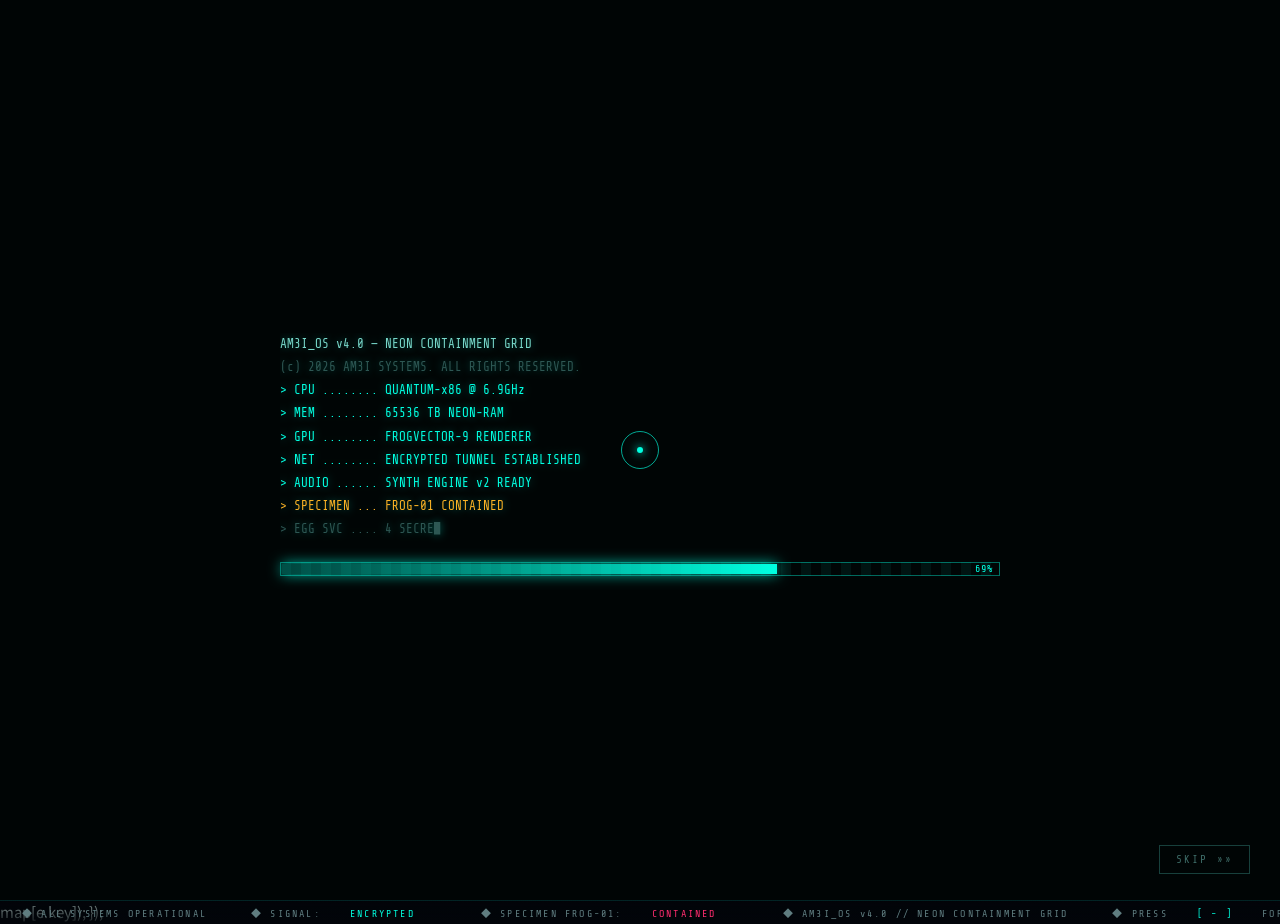
<file: index.html>
<!DOCTYPE html>
<html lang="ja">
<head>
<meta charset="UTF-8">
<meta name="viewport" content="width=device-width, initial-scale=1.0">
<title>CYBER PORTAL v4.0 — Am3i</title>
<meta name="description" content="Am3i (蛙鳴) のサイバーポータル。ツール・ゲーム・実験的プロジェクトのハブ。">
<link rel="preconnect" href="https://fonts.googleapis.com">
<link rel="preconnect" href="https://fonts.gstatic.com" crossorigin>
<link href="https://fonts.googleapis.com/css2?family=Orbitron:wght@400;500;600;700;800;900&family=Share+Tech+Mono&family=Noto+Sans+JP:wght@300;400;500;700&display=swap" rel="stylesheet">
<style>
/* ============================================================
   CYBER PORTAL v4.0 — NEON CONTAINMENT GRID
   Design system: tokens
============================================================ */
:root{
  --bg0:#020308;
  --bg1:#04080f;
  --bg2:#071019;
  --c1:#00ffe0;            /* primary cyan */
  --c1-rgb:0,255,224;
  --c2:#ff2d6f;            /* accent magenta */
  --c2-rgb:255,45,111;
  --warn:#ffb020;
  --bad:#ff2626;
  --txt:#dff7f3;
  --dim:#5f7d80;
  --dim2:#33505a;
  --line:rgba(0,255,224,.14);
  --line2:rgba(0,255,224,.32);
  --glass:rgba(4,16,22,.62);
  --glass2:rgba(2,10,14,.82);
  --font-d:'Orbitron','Noto Sans JP',sans-serif;
  --font-m:'Share Tech Mono','Noto Sans JP',monospace;
  --font-j:'Noto Sans JP',sans-serif;
  --ease-out:cubic-bezier(.16,1,.3,1);
  --ease-io:cubic-bezier(.77,0,.18,1);
  --ease-back:cubic-bezier(.34,1.56,.64,1);
  --sidebar-w:264px;
}
@property --beam-angle{ syntax:'<angle>'; initial-value:0deg; inherits:false; }

/* ============ reset ============ */
*,*::before,*::after{ box-sizing:border-box; margin:0; padding:0; }
html{ height:100%; }
body{
  height:100%; overflow:hidden;
  background:var(--bg0); color:var(--txt);
  font-family:var(--font-j);
  font-size:15px; line-height:1.6;
  -webkit-font-smoothing:antialiased;
  cursor:none;
}
body.no-cursor-fx{ cursor:auto; }
body.no-cursor-fx *{ cursor:auto!important; }
::selection{ background:var(--c1); color:#001311; }
a{ color:inherit; text-decoration:none; }
button{ font-family:inherit; border:none; background:none; color:inherit; cursor:none; }
body.no-cursor-fx button{ cursor:pointer; }
h1,h2,h3,h4{ font-family:var(--font-d); font-weight:700; }
::-webkit-scrollbar{ width:8px; height:8px; }
::-webkit-scrollbar-track{ background:#04090d; }
::-webkit-scrollbar-thumb{ background:linear-gradient(var(--c1),transparent); border:2px solid #04090d; border-radius:6px; }

/* ============ keyframe library ============ */
@keyframes spin{ to{ transform:rotate(360deg); } }
@keyframes spin-rev{ to{ transform:rotate(-360deg); } }
@keyframes beam-spin{ to{ --beam-angle:360deg; } }
@keyframes blink{ 0%,55%{opacity:1} 56%,100%{opacity:0} }
@keyframes blink-soft{ 0%,100%{opacity:1} 50%{opacity:.25} }
@keyframes pulse-ring{
  0%{ transform:scale(.35); opacity:.9; }
  100%{ transform:scale(1.6); opacity:0; }
}
@keyframes float-y{ 0%,100%{ transform:translateY(-6px);} 50%{ transform:translateY(6px);} }
@keyframes flicker{
  0%,100%{opacity:1} 3%{opacity:.6} 5%{opacity:1} 42%{opacity:1}
  43%{opacity:.4} 44%{opacity:1} 71%{opacity:1} 72%{opacity:.75} 73%{opacity:1}
}
@keyframes glitch-a{
  0%{ clip-path:inset(12% 0 78% 0); transform:translate(-3px,-2px); }
  20%{ clip-path:inset(64% 0 8% 0); transform:translate(3px,1px); }
  40%{ clip-path:inset(28% 0 54% 0); transform:translate(-2px,2px); }
  60%{ clip-path:inset(80% 0 4% 0); transform:translate(2px,-1px); }
  80%{ clip-path:inset(4% 0 88% 0); transform:translate(-3px,1px); }
  100%{ clip-path:inset(48% 0 34% 0); transform:translate(3px,2px); }
}
@keyframes glitch-b{
  0%{ clip-path:inset(72% 0 10% 0); transform:translate(3px,1px); }
  25%{ clip-path:inset(10% 0 76% 0); transform:translate(-3px,-2px); }
  50%{ clip-path:inset(44% 0 42% 0); transform:translate(2px,2px); }
  75%{ clip-path:inset(84% 0 2% 0); transform:translate(-2px,-1px); }
  100%{ clip-path:inset(22% 0 60% 0); transform:translate(3px,-2px); }
}
@keyframes shake-hard{
  0%,100%{ transform:translate(0,0); }
  10%{ transform:translate(-6px,3px) rotate(-.4deg); }
  20%{ transform:translate(5px,-4px) rotate(.4deg); }
  30%{ transform:translate(-7px,-2px); }
  40%{ transform:translate(6px,4px) rotate(.3deg); }
  50%{ transform:translate(-4px,2px); }
  60%{ transform:translate(6px,-3px) rotate(-.3deg); }
  70%{ transform:translate(-5px,-4px); }
  80%{ transform:translate(4px,3px); }
  90%{ transform:translate(-3px,-2px); }
}
@keyframes hue-cycle{ to{ filter:hue-rotate(360deg); } }
@keyframes scan-sweep{
  0%{ transform:translateY(-120%); }
  100%{ transform:translateY(1400%); }
}
@keyframes badge-pulse{
  0%,100%{ box-shadow:0 0 0 0 rgba(255,45,111,.55); }
  60%{ box-shadow:0 0 0 9px rgba(255,45,111,0); }
}
@keyframes dash-move{ to{ stroke-dashoffset:-40; } }
@keyframes frog-blink{
  0%,92%,100%{ transform:scaleY(1); }
  95%{ transform:scaleY(.08); }
}
@keyframes core-breathe{
  0%,100%{ opacity:.5; transform:scale(1); }
  50%{ opacity:.95; transform:scale(1.06); }
}
@keyframes marquee{ to{ transform:translateX(-50%); } }
@keyframes crt-on-line{
  0%{ transform:scaleY(.002) scaleX(0); opacity:0; }
  18%{ transform:scaleY(.002) scaleX(1); opacity:1; }
  38%{ transform:scaleY(.002) scaleX(1); opacity:1; }
  54%{ transform:scaleY(1) scaleX(1); opacity:.9; }
  62%{ transform:scaleY(1) scaleX(1); opacity:.4; }
  70%{ transform:scaleY(1) scaleX(1); opacity:.95; }
  100%{ transform:scaleY(1) scaleX(1); opacity:1; }
}
@keyframes radar-sweep{ to{ transform:rotate(360deg); } }
@keyframes toast-bar{ from{ width:100%; } to{ width:0%; } }
@keyframes warn-band{
  0%,100%{ transform:translateX(0); }
  50%{ transform:translateX(-24px); }
}
@keyframes chaos-jump{
  0%,100%{ transform:translate(0,0); }
  25%{ transform:translate(-3px,2px); }
  50%{ transform:translate(2px,-3px); }
  75%{ transform:translate(3px,1px); }
}
@keyframes eye-scan{
  0%,100%{ transform:translateX(-3px); }
  50%{ transform:translateX(3px); }
}

/* ============================================================
   BOOT OVERLAY — cinematic entry gate
============================================================ */
#boot{
  position:fixed; inset:0; z-index:9000;
  background:#000; display:flex; align-items:center; justify-content:center;
  transition:opacity .8s var(--ease-out), visibility 0s .8s;
}
#boot.done{ opacity:0; visibility:hidden; pointer-events:none; }
.boot-inner{ width:min(720px,88vw); position:relative; font-family:var(--font-m); }
.boot-crt{
  position:absolute; inset:-12vh -12vw; z-index:2; pointer-events:none;
  background:#fff; transform:scaleY(.002) scaleX(0); opacity:0;
}
#boot.phase-crt .boot-crt{ animation:crt-on-line 1.1s var(--ease-io) forwards; }
#boot.phase-log .boot-crt{ display:none; }
.boot-logo{
  font-family:var(--font-d); font-weight:900; letter-spacing:.14em;
  font-size:clamp(1.6rem,4.5vw,2.6rem); color:var(--c1);
  text-shadow:0 0 18px rgba(var(--c1-rgb),.8),0 0 60px rgba(var(--c1-rgb),.35);
  margin-bottom:1.4rem; opacity:0; display:flex; gap:.35em; flex-wrap:wrap;
}
#boot.phase-logo .boot-logo{ opacity:1; }
.boot-logo span{ display:inline-block; opacity:0; transform:translateY(.6em) rotateX(90deg); }
#boot.phase-logo .boot-logo span{
  animation:logo-in .7s var(--ease-back) forwards;
  animation-delay:calc(var(--i) * 70ms);
}
@keyframes logo-in{ to{ opacity:1; transform:translateY(0) rotateX(0); } }
.boot-term{
  height:210px; overflow:hidden; font-size:12.5px; line-height:1.85;
  color:#79d6c8; text-shadow:0 0 8px rgba(0,255,224,.35);
}
.boot-term .ln{ white-space:pre-wrap; word-break:break-all; }
.boot-term .ok{ color:var(--c1); }
.boot-term .warn{ color:var(--warn); }
.boot-term .dim{ color:#2e5450; }
.boot-progress{
  margin-top:1.2rem; height:14px; position:relative;
  border:1px solid rgba(var(--c1-rgb),.4);
  background:repeating-linear-gradient(90deg, rgba(var(--c1-rgb),.06) 0 10px, transparent 10px 20px);
}
.boot-progress i{
  position:absolute; inset:1px auto 1px 1px; width:0%;
  background:linear-gradient(90deg, rgba(var(--c1-rgb),.25), var(--c1));
  box-shadow:0 0 14px rgba(var(--c1-rgb),.8);
  transition:width .18s linear;
}
.boot-progress b{
  position:absolute; right:6px; top:50%; transform:translateY(-50%);
  font-weight:400; font-size:10px; color:#03140f; mix-blend-mode:plus-lighter; color:var(--c1);
  letter-spacing:.1em;
}
.boot-gate{
  margin-top:1.6rem; text-align:center; opacity:0; pointer-events:none; transition:opacity .5s;
}
#boot.phase-gate .boot-gate{ opacity:1; pointer-events:auto; }
.boot-gate button{
  font-family:var(--font-d); font-weight:700; letter-spacing:.3em; font-size:clamp(.8rem,2vw,1rem);
  color:var(--c1); padding:1rem 2.6rem;
  border:1px solid rgba(var(--c1-rgb),.55);
  background:rgba(var(--c1-rgb),.05);
  position:relative; overflow:hidden;
  animation:blink-soft 1.6s infinite, gate-pulse 2.4s ease-in-out infinite;
  transition:background .25s, box-shadow .25s, transform .25s;
}
.boot-gate button:hover{
  background:rgba(var(--c1-rgb),.16);
  box-shadow:0 0 30px rgba(var(--c1-rgb),.45), inset 0 0 18px rgba(var(--c1-rgb),.2);
  transform:scale(1.04);
}
@keyframes gate-pulse{
  0%,100%{ box-shadow:0 0 12px rgba(var(--c1-rgb),.25), inset 0 0 10px rgba(var(--c1-rgb),.08); }
  50%{ box-shadow:0 0 34px rgba(var(--c1-rgb),.55), inset 0 0 20px rgba(var(--c1-rgb),.18); }
}
.boot-skip{
  position:absolute; bottom:26px; right:30px; z-index:3;
  font-family:var(--font-m); font-size:11px; letter-spacing:.2em;
  color:#3c6a66; border:1px solid #17403c; padding:.45rem 1rem;
  opacity:0; transition:opacity .4s, color .2s, border-color .2s;
}
#boot.phase-log .boot-skip,#boot.phase-logo .boot-skip,#boot.phase-gate .boot-skip{ opacity:1; }
.boot-skip:hover{ color:var(--c1); border-color:var(--c1); }
.boot-flicker{ position:absolute; inset:0; z-index:1; pointer-events:none; background:rgba(0,255,224,.02); }
#boot.phase-log .boot-flicker,#boot.phase-logo .boot-flicker,#boot.phase-gate .boot-flicker{ animation:flicker 3.2s infinite; }

/* ============================================================
   BACKGROUND STACK
============================================================ */
#fx-bg{ position:fixed; inset:0; z-index:0; }
.bg-grid{
  position:fixed; inset:0; z-index:1; pointer-events:none;
  background-image:
    linear-gradient(rgba(var(--c1-rgb),.05) 1px, transparent 1px),
    linear-gradient(90deg, rgba(var(--c1-rgb),.05) 1px, transparent 1px);
  background-size:44px 44px;
  mask-image:radial-gradient(ellipse 90% 80% at 50% 40%, #000 30%, transparent 75%);
  -webkit-mask-image:radial-gradient(ellipse 90% 80% at 50% 40%, #000 30%, transparent 75%);
}
.bg-scanlines{
  position:fixed; inset:0; z-index:60; pointer-events:none; mix-blend-mode:overlay;
  background:repeating-linear-gradient(to bottom, rgba(255,255,255,.028) 0 1px, transparent 1px 3px);
}
.bg-vignette{
  position:fixed; inset:0; z-index:59; pointer-events:none;
  background:radial-gradient(ellipse at 50% 42%, transparent 55%, rgba(0,0,0,.5) 100%);
}
.bg-noise{ position:fixed; inset:0; z-index:61; pointer-events:none; opacity:.05; }
.sweep-beam{
  position:fixed; left:0; right:0; top:0; height:22vh; z-index:58; pointer-events:none;
  background:linear-gradient(to bottom, transparent, rgba(var(--c1-rgb),.045), transparent);
  animation:scan-sweep 9s linear infinite;
}

/* ============================================================
   CUSTOM CURSOR
============================================================ */
#cursor{ position:fixed; left:0; top:0; z-index:9999; pointer-events:none; }
#cursor .dot{
  position:absolute; width:6px; height:6px; margin:-3px;
  background:var(--c1); border-radius:50%;
  box-shadow:0 0 8px var(--c1),0 0 20px rgba(var(--c1-rgb),.7);
}
#cursor .ring{
  position:absolute; width:38px; height:38px; margin:-19px;
  border:1px solid rgba(var(--c1-rgb),.65); border-radius:50%;
  transition:width .25s var(--ease-out), height .25s var(--ease-out), margin .25s var(--ease-out),
             border-color .25s, background .25s;
}
#cursor .ring::before,#cursor .ring::after{
  content:""; position:absolute; background:var(--c1);
  opacity:0; transition:opacity .2s;
}
#cursor .ring::before{ left:50%; top:-7px; width:1px; height:5px; margin-left:-.5px; box-shadow:0 46px 0 var(--c1); }
#cursor .ring::after{ top:50%; left:-7px; height:1px; width:5px; margin-top:-.5px; box-shadow:46px 0 0 var(--c1); }
#cursor .ticks{
  position:absolute; width:52px; height:52px; margin:-26px; border-radius:50%;
  opacity:0; transform:scale(.6) rotate(0deg);
  transition:opacity .25s, transform .35s var(--ease-out);
  animation:spin 5s linear infinite;
}
#cursor .ticks::before{
  content:""; position:absolute; inset:0; border-radius:50%;
  border:1px dashed rgba(var(--c2-rgb),.75);
}
#cursor.hover .ring{ width:56px; height:56px; margin:-28px; border-color:var(--c1); background:rgba(var(--c1-rgb),.06); }
#cursor.hover .ring::before,#cursor.hover .ring::after{ opacity:1; }
#cursor.hover .ticks{ opacity:1; transform:scale(1) rotate(0deg); }
#cursor.down .ring{ width:30px; height:30px; margin:-15px; background:rgba(var(--c1-rgb),.14); }
#cursor .label{
  position:absolute; left:34px; top:-8px; font-family:var(--font-m); font-size:10px;
  letter-spacing:.18em; color:var(--c1); white-space:nowrap; opacity:0;
  transform:translateX(-6px); transition:opacity .2s, transform .25s;
}
#cursor.hover .label{ opacity:1; transform:translateX(0); }
body.no-cursor-fx #cursor{ display:none; }
.shockwave{
  position:fixed; z-index:9998; pointer-events:none;
  width:14px; height:14px; margin:-7px; border-radius:50%;
  border:2px solid var(--c1); opacity:.9;
  animation:pulse-ring .55s var(--ease-out) forwards;
}

/* ============================================================
   HUD CHROME — corners / rails / topbar / marquee
============================================================ */
.hud-corner{
  position:fixed; width:34px; height:34px; z-index:70; pointer-events:none;
  opacity:0; transition:opacity 1s .3s;
}
body.booted .hud-corner{ opacity:1; }
.hud-corner::before{
  content:""; position:absolute; inset:0;
  border:0 solid rgba(var(--c1-rgb),.8);
  filter:drop-shadow(0 0 6px rgba(var(--c1-rgb),.6));
}
.hud-corner.tl{ left:10px; top:10px; } .hud-corner.tl::before{ border-left-width:2px; border-top-width:2px; }
.hud-corner.tr{ right:10px; top:10px; } .hud-corner.tr::before{ border-right-width:2px; border-top-width:2px; }
.hud-corner.bl{ left:10px; bottom:10px; } .hud-corner.bl::before{ border-left-width:2px; border-bottom-width:2px; }
.hud-corner.br{ right:10px; bottom:10px; } .hud-corner.br::before{ border-right-width:2px; border-bottom-width:2px; }
.hud-topbar{
  position:fixed; top:0; left:0; right:0; z-index:72;
  display:flex; align-items:center; gap:1.4rem;
  height:34px; padding:0 52px;
  font-family:var(--font-m); font-size:10.5px; letter-spacing:.14em; color:var(--dim);
  background:linear-gradient(to bottom, rgba(2,6,10,.92), rgba(2,6,10,.55) 80%, transparent);
  border-bottom:1px solid rgba(var(--c1-rgb),.1);
  transform:translateY(-100%); transition:transform .9s var(--ease-out) .4s;
}
body.booted .hud-topbar{ transform:translateY(0); }
.hud-topbar .tb-item{ display:flex; align-items:center; gap:.45em; white-space:nowrap; }
.hud-topbar .tb-item b{ color:var(--c1); font-weight:400; }
.hud-topbar .tb-sep{ flex:1; }
.tb-led{ width:6px; height:6px; border-radius:50%; background:var(--c1); box-shadow:0 0 8px var(--c1); animation:blink-soft 2.2s infinite; }
.tb-led.red{ background:var(--bad); box-shadow:0 0 8px var(--bad); }
.tb-btn{
  font-family:var(--font-m); font-size:10.5px; letter-spacing:.14em; color:var(--dim);
  border:1px solid var(--dim2); padding:.2em .7em; transition:all .2s;
}
.tb-btn:hover{ color:var(--c1); border-color:var(--c1); box-shadow:0 0 10px rgba(var(--c1-rgb),.35); }
.tb-btn.on{ color:var(--c1); border-color:rgba(var(--c1-rgb),.6); background:rgba(var(--c1-rgb),.08); }
.hud-rail{
  position:fixed; top:50%; transform:translateY(-50%); z-index:70; pointer-events:none;
  font-family:var(--font-m); font-size:9px; color:var(--dim2); letter-spacing:.2em;
  display:flex; flex-direction:column; align-items:center; gap:10px;
  opacity:0; transition:opacity 1s .6s;
}
body.booted .hud-rail{ opacity:1; }
.hud-rail.left{ left:13px; } .hud-rail.right{ right:13px; }
.hud-rail::before,.hud-rail::after{ content:""; width:1px; height:74px; background:linear-gradient(rgba(var(--c1-rgb),.5),transparent); }
.hud-rail.right::before,.hud-rail.right::after{ background:linear-gradient(to top, rgba(var(--c1-rgb),.5),transparent); }
.hud-rail .sec-ind{
  writing-mode:vertical-rl; color:var(--c1); font-size:10px;
  text-shadow:0 0 8px rgba(var(--c1-rgb),.6);
}
.hud-marquee{
  position:fixed; bottom:0; left:0; right:0; z-index:71; height:26px;
  display:flex; align-items:center; overflow:hidden;
  font-family:var(--font-m); font-size:10px; letter-spacing:.22em; color:var(--dim);
  background:linear-gradient(to top, rgba(2,6,10,.95), rgba(2,6,10,.4));
  border-top:1px solid rgba(var(--c1-rgb),.12);
  transform:translateY(100%); transition:transform .9s var(--ease-out) .55s;
}
body.booted .hud-marquee{ transform:translateY(0); }
.hud-marquee .mq-track{ display:flex; white-space:nowrap; animation:marquee 36s linear infinite; }
.hud-marquee span{ padding:0 2.2em; }
.hud-marquee .hl{ color:var(--c1); }
.hud-marquee .al{ color:var(--c2); }

/* ============================================================
   ACHIEVEMENT TOASTS
============================================================ */
#toasts{ position:fixed; top:52px; right:20px; z-index:9500; display:flex; flex-direction:column; gap:10px; pointer-events:none; }
.toast{
  min-width:270px; max-width:340px; position:relative; overflow:hidden;
  background:var(--glass2); border:1px solid rgba(var(--c1-rgb),.45);
  padding:.85rem 1.1rem .95rem;
  box-shadow:0 0 24px rgba(var(--c1-rgb),.22), inset 0 0 18px rgba(var(--c1-rgb),.05);
  transform:translateX(120%) skewX(-6deg); opacity:0;
  transition:transform .55s var(--ease-back), opacity .4s;
}
.toast.show{ transform:translateX(0) skewX(0); opacity:1; }
.toast.gold{ border-color:rgba(255,209,102,.6); box-shadow:0 0 24px rgba(255,209,102,.28), inset 0 0 18px rgba(255,209,102,.06); }
.toast .t-title{ font-family:var(--font-d); font-size:.72rem; letter-spacing:.22em; color:var(--c1); margin-bottom:.2rem; }
.toast.gold .t-title{ color:#ffd166; }
.toast .t-msg{ font-size:.8rem; color:var(--txt); }
.toast .t-bar{ position:absolute; left:0; bottom:0; height:2px; background:var(--c1); animation:toast-bar 3.4s linear forwards; }
.toast.gold .t-bar{ background:#ffd166; }

/* ============================================================
   SECTION SHUTTER (transition curtain)
============================================================ */
#shutter{ position:fixed; inset:0; z-index:8000; pointer-events:none; visibility:hidden; }
#shutter.active{ visibility:visible; }
#shutter .panel{
  position:absolute; left:-5%; right:-5%; height:55%; background:#01050a;
  transition:transform .42s var(--ease-io);
  border-color:var(--c1);
}
#shutter .panel::after{
  content:""; position:absolute; left:0; right:0; height:3px; top:-3px;
  background:linear-gradient(90deg, transparent, var(--c1) 30%, #fff 50%, var(--c1) 70%, transparent);
  box-shadow:0 0 18px var(--c1), 0 0 46px rgba(var(--c1-rgb),.6);
  filter:blur(.4px);
}
#shutter .panel.bot::after{ top:auto; bottom:-3px; }
#shutter .panel.top{ top:0; transform:translateY(-101%) scaleY(1.02); }
#shutter .panel.bot{ bottom:0; transform:translateY(101%) scaleY(1.02); }
#shutter.close .panel{ transform:translateY(0) scaleY(1.02); }
#shutter.close .panel.top::after{ transform:translateY(3px); }
#shutter .rgb{
  position:absolute; left:0; right:0; top:50%; height:2px; margin-top:-1px; opacity:0;
}
#shutter.close .rgb{ opacity:1; }
#shutter .rgb i{ position:absolute; left:8%; right:8%; height:1px; filter:blur(1px); }
#shutter .rgb i:nth-child(1){ background:#f0f; top:-4px; }
#shutter .rgb i:nth-child(2){ background:#0ff; top:4px; }
#shutter .rgb i:nth-child(3){ background:#fff; }
</style>
<style>
/* ============================================================
   LAYOUT SHELL
============================================================ */
#app{ position:relative; z-index:10; height:100%; display:flex; }
#shutter ~ #app{ z-index:10; }

/* ============ SIDEBAR ============ */
#sidebar{
  width:var(--sidebar-w); flex:none; height:100%;
  display:flex; flex-direction:column;
  padding:60px 0 34px;
  background:linear-gradient(to right, rgba(3,9,14,.9), rgba(3,9,14,.45));
  border-right:1px solid rgba(var(--c1-rgb),.14);
  backdrop-filter:blur(10px); -webkit-backdrop-filter:blur(10px);
  transform:translateX(-100%);
  transition:transform 1s var(--ease-out) .25s;
}
body.booted #sidebar{ transform:translateX(0); }
.brand{ padding:0 28px 22px; border-bottom:1px solid rgba(var(--c1-rgb),.12); position:relative; }
.brand-row{ display:flex; align-items:center; gap:12px; }
.brand-mark{ width:44px; height:44px; flex:none; position:relative; }
.brand-mark svg{ width:100%; height:100%; filter:drop-shadow(0 0 8px rgba(var(--c1-rgb),.7)); }
.brand-mark::after{
  content:""; position:absolute; inset:-6px; border:1px dashed rgba(var(--c1-rgb),.4);
  border-radius:50%; animation:spin 14s linear infinite;
}
.brand-name{
  font-family:var(--font-d); font-weight:900; font-size:1.12rem; letter-spacing:.16em;
  color:#fff; line-height:1.25; position:relative;
  text-shadow:0 0 14px rgba(var(--c1-rgb),.5);
}
.brand-name em{ font-style:normal; color:var(--c1); }
.brand-sub{
  margin-top:8px; font-family:var(--font-m); font-size:9.5px; letter-spacing:.3em; color:var(--dim);
  display:flex; align-items:center; gap:.6em;
}
.brand-sub::before{ content:""; width:26px; height:1px; background:var(--c1); box-shadow:0 0 6px var(--c1); }
.nav-menu{ padding:20px 18px; display:flex; flex-direction:column; gap:8px; }
.nav-item{
  position:relative; display:flex; align-items:center; gap:14px;
  padding:.8rem 1rem; font-family:var(--font-d); font-weight:600; font-size:.82rem;
  letter-spacing:.22em; color:var(--dim);
  border:1px solid transparent;
  transition:color .25s, border-color .25s, background .25s, transform .25s;
  overflow:hidden; text-align:left; width:100%;
}
.nav-item .nv-idx{ font-family:var(--font-m); font-size:9.5px; color:var(--dim2); letter-spacing:.1em; transition:color .25s; }
.nav-item .nv-ico{ width:18px; height:18px; flex:none; opacity:.75; transition:opacity .25s, transform .35s var(--ease-back); }
.nav-item .nv-ico svg{ width:100%; height:100%; display:block; }
.nav-item .nv-kbd{
  margin-left:auto; font-family:var(--font-m); font-size:9px; color:var(--dim2);
  border:1px solid var(--dim2); padding:.1em .45em; transition:all .25s;
}
.nav-item::before{
  content:""; position:absolute; left:0; top:0; bottom:0; width:2px;
  background:var(--c1); box-shadow:0 0 12px var(--c1);
  transform:scaleY(0); transition:transform .35s var(--ease-out);
}
.nav-item:hover{ color:var(--txt); background:rgba(var(--c1-rgb),.05); transform:translateX(4px); }
.nav-item:hover .nv-ico{ opacity:1; transform:scale(1.12); }
.nav-item:hover .nv-kbd{ color:var(--c1); border-color:rgba(var(--c1-rgb),.5); }
.nav-item.active{
  color:var(--c1); border-color:rgba(var(--c1-rgb),.35);
  background:linear-gradient(90deg, rgba(var(--c1-rgb),.1), transparent 70%);
  text-shadow:0 0 12px rgba(var(--c1-rgb),.55);
}
.nav-item.active .nv-idx{ color:var(--c1); }
.nav-item.active::before{ transform:scaleY(1); }
.nav-item.active .nv-ico{ opacity:1; }
.side-foot{ margin-top:auto; padding:0 28px; display:flex; flex-direction:column; gap:16px; }
.radar{
  width:74px; height:74px; border-radius:50%; position:relative; overflow:hidden;
  border:1px solid rgba(var(--c1-rgb),.35);
  background:
    repeating-radial-gradient(circle at center, transparent 0 17px, rgba(var(--c1-rgb),.14) 17px 18px),
    repeating-conic-gradient(rgba(var(--c1-rgb),.1) 0deg 1deg, transparent 1deg 30deg);
}
.radar::before{
  content:""; position:absolute; inset:0; border-radius:50%;
  background:conic-gradient(from 0deg, rgba(var(--c1-rgb),.55), transparent 70deg);
  animation:radar-sweep 3.4s linear infinite;
}
.radar i{
  position:absolute; width:4px; height:4px; border-radius:50%; background:var(--c1);
  box-shadow:0 0 6px var(--c1); animation:blink-soft 2s infinite;
}
.side-status{ font-family:var(--font-m); font-size:9.5px; letter-spacing:.18em; color:var(--dim); line-height:2; }
.side-status b{ color:var(--c1); font-weight:400; }
.side-status .ok-led{ display:inline-block; width:5px; height:5px; border-radius:50%; background:var(--c1); box-shadow:0 0 6px var(--c1); margin-right:.5em; }

/* ============ CONTENT / SECTIONS ============ */
#content{ flex:1; height:100%; position:relative; overflow:hidden; }
.section{
  position:absolute; inset:0; padding:58px 44px 44px;
  overflow-y:auto; overflow-x:hidden;
  opacity:0; visibility:hidden; pointer-events:none;
}
.section.active{ opacity:1; visibility:visible; pointer-events:auto; }
.section-head{ margin-bottom:2.2rem; position:relative; }
.sec-tag{
  display:inline-flex; align-items:center; gap:.7em;
  font-family:var(--font-m); font-size:10px; letter-spacing:.34em; color:var(--c1);
  border:1px solid rgba(var(--c1-rgb),.4); padding:.3em 1em;
  background:rgba(var(--c1-rgb),.05);
}
.sec-tag::before{ content:""; width:7px; height:7px; background:var(--c1); box-shadow:0 0 8px var(--c1); animation:blink-soft 1.8s infinite; }
.section-title{
  margin-top:.7rem; font-size:clamp(1.7rem,3.6vw,2.7rem); font-weight:900; letter-spacing:.1em; color:#fff;
  text-shadow:0 0 24px rgba(var(--c1-rgb),.35);
}
.section-title em{ font-style:normal; color:var(--c1); }
.sec-desc{ margin-top:.5rem; color:var(--dim); font-size:.86rem; letter-spacing:.06em; }
.sec-line{ margin-top:1.1rem; height:1px; background:linear-gradient(90deg, var(--c1), rgba(var(--c1-rgb),.1) 60%, transparent); position:relative; }
.sec-line::after{
  content:""; position:absolute; right:0; top:-2.5px; width:6px; height:6px;
  border:1px solid var(--c1); transform:rotate(45deg);
}
/* staggered reveal */
.section [data-reveal]{
  opacity:0; transform:translateY(44px); filter:blur(7px);
  transition:opacity .7s var(--ease-out), transform .7s var(--ease-out), filter .7s var(--ease-out);
  transition-delay:0ms;
}
.section.active [data-reveal]{
  opacity:1; transform:translateY(0); filter:blur(0);
  transition-delay:calc(var(--r, 0) * 75ms + 120ms);
}

/* ============ PROFILE ============ */
.profile-wrap{ display:grid; grid-template-columns:300px 1fr; gap:44px; align-items:start; max-width:1020px; }
.frog-unit{ position:relative; width:300px; height:340px; perspective:900px; }
.fu-core{
  position:absolute; left:50%; top:52%; width:230px; height:230px; transform:translate(-50%,-50%);
  border-radius:50%;
  background:radial-gradient(circle, rgba(var(--c1-rgb),.16), rgba(var(--c1-rgb),.04) 55%, transparent 70%);
  animation:core-breathe 4.5s ease-in-out infinite;
  pointer-events:none;
}
.fu-ring{ position:absolute; left:50%; top:52%; border-radius:50%; pointer-events:none; border:1px dashed rgba(var(--c1-rgb),.5); }
.fu-ring.r1{ width:270px; height:270px; transform:translate(-50%,-50%) rotateX(68deg); animation:spin 12s linear infinite; box-shadow:0 0 20px rgba(var(--c1-rgb),.25), inset 0 0 20px rgba(var(--c1-rgb),.15); }
.fu-ring.r2{ width:210px; height:210px; transform:translate(-50%,-50%) rotateX(68deg); animation:spin-rev 8s linear infinite; border-color:rgba(var(--c2-rgb),.55); }
.fu-ring.r2::before{
  content:""; position:absolute; top:-4px; left:50%; width:8px; height:8px; margin-left:-4px;
  background:var(--c2); border-radius:50%; box-shadow:0 0 10px var(--c2);
}
.fu-hex{
  position:absolute; left:50%; top:52%; width:180px; height:180px; transform:translate(-50%,-50%);
  clip-path:polygon(25% 3%, 75% 3%, 98% 50%, 75% 97%, 25% 97%, 2% 50%);
  background:linear-gradient(160deg, rgba(var(--c1-rgb),.12), rgba(var(--c2-rgb),.05));
  border:0; pointer-events:none;
}
.fu-hex::after{
  content:""; position:absolute; inset:2px;
  clip-path:polygon(25% 3%, 75% 3%, 98% 50%, 75% 97%, 25% 97%, 2% 50%);
  background:var(--bg1);
}
.frog-btn{
  position:absolute; left:50%; top:52%; transform:translate(-50%,-50%);
  width:170px; height:170px; z-index:2; transition:transform .2s var(--ease-out);
}
.frog-btn:active{ transform:translate(-50%,-50%) scale(.93); }
.frog-btn svg{ width:100%; height:100%; animation:float-y 5s ease-in-out infinite; filter:drop-shadow(0 0 14px rgba(var(--c1-rgb),.55)); }
.frog-btn .frog-eye{ animation:frog-blink 4.6s infinite; transform-origin:center 34%; }
.frog-btn .frog-eye.e2{ animation-delay:.05s; }
.frog-btn.glitching svg{ animation:chaos-jump .09s infinite; }
.fu-pulse{
  position:absolute; left:50%; top:52%; width:220px; height:220px; margin:-110px;
  border:1.5px solid rgba(var(--c1-rgb),.8); border-radius:50%; pointer-events:none; opacity:0;
}
.fu-pulse.go{ animation:pulse-ring .9s var(--ease-out) forwards; }
.fu-caption{
  position:absolute; bottom:6px; left:0; right:0; text-align:center;
  font-family:var(--font-m); font-size:9.5px; letter-spacing:.3em; color:var(--dim);
}
.fu-caption b{ color:var(--c2); font-weight:400; }
.frog-speech{
  position:absolute; top:-6px; left:50%; transform:translate(-50%,8px) scale(.9); z-index:3;
  background:var(--glass2); border:1px solid rgba(var(--c1-rgb),.6);
  color:var(--c1); font-family:var(--font-m); font-size:11px; letter-spacing:.14em;
  padding:.5em 1em; white-space:nowrap; opacity:0; pointer-events:none;
  transition:opacity .25s, transform .3s var(--ease-back);
  box-shadow:0 0 18px rgba(var(--c1-rgb),.3);
}
.frog-speech::after{
  content:""; position:absolute; left:50%; bottom:-5px; width:8px; height:8px; margin-left:-4px;
  background:var(--bg0); border-right:1px solid rgba(var(--c1-rgb),.6); border-bottom:1px solid rgba(var(--c1-rgb),.6);
  transform:rotate(45deg);
}
.frog-speech.show{ opacity:1; transform:translate(-50%,0) scale(1); }
.profile-info .name-row{ display:flex; align-items:baseline; gap:1rem; flex-wrap:wrap; }
.hero-name{
  font-family:var(--font-d); font-weight:900; font-size:clamp(2.4rem,5vw,3.6rem); letter-spacing:.06em; color:#fff;
  line-height:1.05; display:inline-flex;
  text-shadow:0 0 30px rgba(var(--c1-rgb),.45);
}
.hero-name .ch{ display:inline-block; transform:translateY(60px) rotateX(-95deg); opacity:0; }
body.booted .hero-name .ch{ animation:logo-in .8s var(--ease-back) forwards; animation-delay:calc(.65s + var(--i)*90ms); }
.hero-name .ch.alt{ color:var(--c1); }
.name-sub{
  font-family:var(--font-m); font-size:.9rem; color:var(--c2); letter-spacing:.3em;
}
.danger-trigger{
  display:inline-flex; align-items:center; gap:.6em; margin-top:.9rem;
  font-family:var(--font-m); font-size:10.5px; letter-spacing:.2em; color:#57625f;
  border:1px dashed #2e3c39; padding:.4em 1em; transition:all .25s; background:transparent;
}
.danger-trigger:hover{ color:var(--bad); border-color:var(--bad); box-shadow:0 0 14px rgba(255,38,38,.35); animation:chaos-jump .18s infinite; }
.profile-bio{ margin-top:1.4rem; color:#a8c4c2; max-width:56ch; font-size:.92rem; line-height:2; }
.profile-bio b{ color:var(--c1); font-weight:500; }
.skill-label{ margin-top:1.6rem; font-family:var(--font-m); font-size:10px; letter-spacing:.3em; color:var(--dim); }
.skill-tags{ margin-top:.7rem; display:flex; flex-wrap:wrap; gap:9px; max-width:480px; }
.tag{
  font-family:var(--font-m); font-size:11.5px; letter-spacing:.12em; color:#9fd8d0;
  border:1px solid rgba(var(--c1-rgb),.28); background:rgba(var(--c1-rgb),.04);
  padding:.4em 1em; position:relative; overflow:hidden;
  transition:color .2s, border-color .2s, transform .2s, box-shadow .2s, background .2s;
}
.tag::before{
  content:""; position:absolute; top:0; bottom:0; left:-70%; width:40%;
  background:linear-gradient(100deg, transparent, rgba(255,255,255,.16), transparent);
  transform:skewX(-20deg); transition:left .5s var(--ease-out);
}
.tag:hover{ color:var(--c1); border-color:var(--c1); transform:translateY(-3px); box-shadow:0 6px 16px rgba(var(--c1-rgb),.22); }
.tag:hover::before{ left:130%; }
.profile-links{ margin-top:1.8rem; display:flex; gap:14px; flex-wrap:wrap; }
.cyber-btn{
  position:relative; display:inline-flex; align-items:center; gap:.7em;
  font-family:var(--font-d); font-weight:700; font-size:.76rem; letter-spacing:.22em;
  color:var(--c1); padding:.85rem 1.6rem;
  border:1px solid rgba(var(--c1-rgb),.5); background:rgba(var(--c1-rgb),.05);
  overflow:hidden; transition:color .25s, box-shadow .3s, border-color .25s;
}
.cyber-btn svg{ width:15px; height:15px; }
.cyber-btn::before{
  content:""; position:absolute; inset:0; background:var(--c1);
  transform:scaleX(0); transform-origin:right; transition:transform .35s var(--ease-io); z-index:0;
}
.cyber-btn:hover{ color:#001311; box-shadow:0 0 26px rgba(var(--c1-rgb),.55); border-color:var(--c1); }
.cyber-btn:hover::before{ transform:scaleX(1); transform-origin:left; }
.cyber-btn span,.cyber-btn svg{ position:relative; z-index:1; }
.cyber-btn.alt{ color:var(--txt); border-color:rgba(255,255,255,.3); }
.cyber-btn.alt::before{ background:#fff; }
.cyber-btn.alt:hover{ color:#000; box-shadow:0 0 26px rgba(255,255,255,.4); border-color:#fff; }

/* ============ CARD GRID ============ */
.card-grid{ display:grid; grid-template-columns:repeat(auto-fill,minmax(285px,1fr)); gap:22px; max-width:1180px; }
.card{
  --tilt-x:0deg; --tilt-y:0deg; --mx:50%; --my:50%;
  position:relative; border-radius:4px;
  background:linear-gradient(160deg, rgba(7,18,26,.92), rgba(3,8,13,.94));
  border:1px solid rgba(var(--c1-rgb),.16);
  transform-style:preserve-3d;
  transform:perspective(850px) rotateX(var(--tilt-x)) rotateY(var(--tilt-y));
  transition:border-color .3s, box-shadow .4s, transform .18s ease-out;
  overflow:hidden; display:flex; flex-direction:column; min-height:250px;
}
.card::before{ /* rotating beam border */
  content:""; position:absolute; inset:0; border-radius:inherit; padding:1px; z-index:3; pointer-events:none;
  background:conic-gradient(from var(--beam-angle), transparent 0deg, transparent 296deg, var(--c1) 328deg, #fff 344deg, transparent 360deg);
  -webkit-mask:linear-gradient(#000 0 0) content-box, linear-gradient(#000 0 0);
  -webkit-mask-composite:xor; mask-composite:exclude;
  opacity:0; transition:opacity .45s;
}
.card:hover::before{ opacity:1; animation:beam-spin 2.6s linear infinite; }
.card:hover{ border-color:rgba(var(--c1-rgb),.4); box-shadow:0 22px 44px -18px rgba(0,0,0,.85), 0 0 34px -6px rgba(var(--c1-rgb),.28); }
.card-glare{
  position:absolute; inset:0; z-index:2; pointer-events:none; opacity:0; transition:opacity .35s;
  background:radial-gradient(420px circle at var(--mx) var(--my), rgba(var(--c1-rgb),.13), transparent 45%);
}
.card:hover .card-glare{ opacity:1; }
.card-scan{
  position:absolute; left:0; right:0; top:0; height:26%; z-index:2; pointer-events:none; opacity:0;
  background:linear-gradient(to bottom, transparent, rgba(var(--c1-rgb),.09), transparent);
}
.card:hover .card-scan{ opacity:1; animation:card-scan-y 1.7s var(--ease-io) infinite; }
@keyframes card-scan-y{ 0%{ transform:translateY(-30%);} 100%{ transform:translateY(420%);} }
.card-image{
  height:118px; display:flex; align-items:center; justify-content:center; position:relative;
  border-bottom:1px solid rgba(var(--c1-rgb),.12);
  background:
    radial-gradient(120px 70px at 50% 60%, rgba(var(--c1-rgb),.1), transparent 70%),
    repeating-linear-gradient(90deg, rgba(var(--c1-rgb),.04) 0 1px, transparent 1px 22px);
}
.card-image::after{
  content:attr(data-idx); position:absolute; top:10px; right:14px;
  font-family:var(--font-m); font-size:10px; letter-spacing:.2em; color:var(--dim2);
}
.card-image svg{ width:62px; height:62px; color:var(--c1); filter:drop-shadow(0 0 10px rgba(var(--c1-rgb),.6)); transition:transform .5s var(--ease-back), filter .4s; }
.card-image svg .draw{ stroke-dasharray:220; stroke-dashoffset:0; transition:stroke-dashoffset .9s var(--ease-io), opacity .4s; }
.card:hover .card-image svg{ transform:scale(1.12) translateY(-3px); filter:drop-shadow(0 0 18px rgba(var(--c1-rgb),.95)); }
.card:hover .card-image svg .draw{ animation:draw-run 1.2s var(--ease-io); }
@keyframes draw-run{ 0%{ stroke-dashoffset:220; opacity:.2; } 100%{ stroke-dashoffset:0; opacity:1; } }
.card-content{ padding:1.15rem 1.25rem 1.3rem; display:flex; flex-direction:column; flex:ction:column; flex:1; }
.card-title{
  font-size:.98rem; font-weight:700; letter-spacing:.1em; color:#fff; display:flex; align-items:center; gap:.7em;
}
.card-desc{ margin-top:.55rem; font-size:.8rem; color:var(--dim); line-height:1.85; flex:1; }
.card-link{
  margin-top:1.1rem; position:relative; display:inline-flex; align-items:center; gap:.6em;
  font-family:var(--font-d); font-weight:700; font-size:.7rem; letter-spacing:.28em; color:var(--c1);
  width:max-content; padding-bottom:.35em;
}
.card-link::after{
  content:""; position:absolute; left:0; bottom:0; height:1px; width:100%;
  background:linear-gradient(90deg, var(--c1), transparent);
  transform:scaleX(.35); transform-origin:left; transition:transform .4s var(--ease-out);
}
.card-link .arr{ transition:transform .35s var(--ease-back); }
.card-link:hover::after{ transform:scaleX(1); }
.card-link:hover .arr{ transform:translateX(7px); }
.new-badge{
  font-family:var(--font-m); font-size:8.5px; letter-spacing:.14em; color:#fff;
  background:var(--c2); padding:.2em .6em; font-weight:400;
  animation:badge-pulse 1.8s infinite;
}

/* ============ UPDATES TIMELINE ============ */
.timeline{ position:relative; max-width:860px; padding-left:34px; }
.timeline::before{
  content:""; position:absolute; left:8px; top:6px; bottom:6px; width:1px;
  background:linear-gradient(to bottom, var(--c1), rgba(var(--c1-rgb),.08));
  box-shadow:0 0 10px rgba(var(--c1-rgb),.4);
}
.t-item{ position:relative; margin-bottom:16px; border:1px solid rgba(var(--c1-rgb),.14); background:var(--glass); overflow:hidden; }
.t-item::before{
  content:""; position:absolute; left:-31px; top:22px; width:9px; height:9px;
  background:var(--bg0); border:2px solid var(--c1); transform:rotate(45deg);
  box-shadow:0 0 10px rgba(var(--c1-rgb),.7);
}
.t-item::after{ /* sheen on hover */
  content:""; position:absolute; top:0; bottom:0; left:-80%; width:50%;
  background:linear-gradient(100deg, transparent, rgba(var(--c1-rgb),.07), transparent);
  transform:skewX(-18deg); transition:left .7s var(--ease-out); pointer-events:none;
}
.t-item:hover::after{ left:130%; }
.t-sum{
  display:flex; align-items:center; gap:1rem; padding:.95rem 1.2rem; cursor:none;
  list-style:none; font-family:var(--font-d); transition:background .25s;
}
body.no-cursor-fx .t-sum{ cursor:pointer; }
.t-sum::-webkit-details-marker{ display:none; }
.t-sum:hover{ background:rgba(var(--c1-rgb),.05); }
.t-date{ font-family:var(--font-m); font-size:11px; color:var(--c1); letter-spacing:.14em; flex:none; }
.t-title{ font-size:.8rem; font-weight:600; letter-spacing:.12em; color:var(--txt); }
.t-icon{ margin-left:auto; color:var(--dim); transition:transform .4s var(--ease-io), color .3s; font-size:11px; }
details[open] .t-icon{ transform:rotate(180deg); color:var(--c1); }
.t-body{ padding:.3rem 1.3rem 1.2rem; color:var(--dim); font-size:.82rem; line-height:2; border-top:1px dashed rgba(var(--c1-rgb),.14); }
.t-body ul{ list-style:none; margin-top:.4rem; }
.t-body li{ padding-left:1.3em; position:relative; }
.t-body li::before{ content:"▸"; position:absolute; left:0; color:var(--c1); }
.t-body b{ color:var(--txt); font-weight:500; }
.t-body p{ margin-top:.5rem; }

/* ============ TERMINAL ============ */
#terminal{
  position:fixed; right:22px; bottom:40px; width:min(560px,calc(100vw - 44px)); height:330px; z-index:8500;
  background:rgba(1,7,9,.96); border:1px solid rgba(var(--c1-rgb),.45);
  box-shadow:0 0 40px rgba(var(--c1-rgb),.18), inset 0 0 30px rgba(var(--c1-rgb),.03);
  display:flex; flex-direction:column;
  transform:translateY(calc(100% + 60px)) scale(.98); opacity:0;
  transition:transform .5s var(--ease-out), opacity .4s;
  font-family:var(--font-m); font-size:12px;
}
#terminal.open{ transform:translateY(0) scale(1); opacity:1; }
.term-bar{
  display:flex; align-items:center; gap:.8em; padding:.5rem .9rem;
  border-bottom:1px solid rgba(var(--c1-rgb),.3);
  background:rgba(var(--c1-rgb),.05); font-size:11px; letter-spacing:.2em; color:var(--c1);
}
.term-bar .dots{ display:flex; gap:5px; }
.term-bar .dots i{ width:9px; height:9px; border-radius:50%; border:1px solid var(--dim2); }
.term-bar .dots i:first-child{ background:var(--c2); border-color:var(--c2); box-shadow:0 0 8px var(--c2); }
.term-close{ margin-left:auto; color:var(--dim); padding:.1em .5em; transition:color .2s; letter-spacing:.1em; }
.term-close:hover{ color:var(--bad); }
#term-out{ flex:1; overflow-y:auto; padding:.8rem 1rem; line-height:1.8; color:#8fe8db; }
#term-out .cmd{ color:#fff; }
#term-out .sys{ color:var(--dim); }
#term-out .hi{ color:var(--c1); }
#term-out .err{ color:var(--bad); }
#term-out .warn2{ color:var(--warn); }
.term-in{ display:flex; align-items:center; gap:.6em; padding:.55rem 1rem; border-top:1px solid rgba(var(--c1-rgb),.2); }
.term-in .ps1{ color:var(--c2); white-space:nowrap; }
#term-input{
  flex:1; background:none; border:none; outline:none; color:#fff;
  font-family:var(--font-m); font-size:12px; caret-color:var(--c1);
}
.term-hint{ position:absolute; top:-24px; right:2px; font-size:9.5px; letter-spacing:.2em; color:var(--dim2); }

/* ============ OVERLAYS: warp / redalert / flash ============ */
#warp{
  position:fixed; inset:0; z-index:9200; background:#000; opacity:0; visibility:hidden;
  transition:opacity .3s, visibility 0s .3s; display:flex; align-items:center; justify-content:center;
}
#warp.active{ opacity:1; visibility:visible; transition:opacity .12s; }
#warp canvas{ position:absolute; inset:0; width:100%; height:100%; }
#warp-msg{
  position:relative; z-index:2; text-align:center; font-family:var(--font-d); font-weight:800;
  letter-spacing:.3em; color:var(--c1); font-size:clamp(.9rem,2.6vw,1.5rem); opacity:0; transition:opacity .3s;
  text-shadow:0 0 22px rgba(var(--c1-rgb),.8);
}
#warp-msg .sub{ display:block; margin-top:.8em; font-family:var(--font-m); font-size:.55em; letter-spacing:.4em; color:var(--warn); }
#redalert{ position:fixed; inset:0; z-index:9100; pointer-events:none; opacity:0; visibility:hidden; transition:opacity .2s, visibility 0s .2s; }
#redalert.active{ opacity:1; visibility:visible; transition:opacity .1s; }
#redalert .ra-tint{ position:absolute; inset:0; background:radial-gradient(ellipse at center, rgba(255,0,0,.12), rgba(120,0,0,.28)); mix-blend-mode:multiply; }
#redalert .ra-band{
  position:absolute; left:-6%; right:-6%; height:44px;
  background:repeating-linear-gradient(-45deg, rgba(255,30,30,.85) 0 22px, rgba(20,0,0,.9) 22px 44px);
  border-top:2px solid #ff4040; border-bottom:2px solid #ff4040;
  animation:warn-band 1.1s linear infinite; opacity:.92;
}
#redalert .ra-band.b1{ top:17%; } #redalert .ra-band.b2{ bottom:17%; animation-direction:reverse; }
#redalert .ra-msg{
  position:absolute; left:50%; top:50%; transform:translate(-50%,-50%);
  text-align:center; font-family:var(--font-d); font-weight:900; color:#ff2626;
  font-size:clamp(1.4rem,4.6vw,3rem); letter-spacing:.24em;
  text-shadow:0 0 30px #ff0000; animation:chaos-jump .12s infinite;
  background:rgba(0,0,0,.78); border:3px solid #ff2626; padding:2rem 3.4rem;
  box-shadow:0 0 60px rgba(255,0,0,.55);
}
#redalert .ra-msg small{ display:block; margin-top:1em; font-family:var(--font-m); font-size:.32em; letter-spacing:.4em; color:#ff8888; }
#whiteout{ position:fixed; inset:0; z-index:9600; background:#fff; opacity:0; pointer-events:none; transition:opacity .35s; }
#whiteout.active{ opacity:1; }
#fx-flash{ position:fixed; inset:0; z-index:9300; background:var(--c1); opacity:0; pointer-events:none; }
#fx-flash.go{ animation:flash-out .5s var(--ease-out); }
@keyframes flash-out{ 0%{ opacity:.55; } 100%{ opacity:0; } }
#fx-slices{ position:fixed; inset:0; z-index:9150; pointer-events:none; }
#fx-slices .sl{ position:absolute; left:0; right:0; background:rgba(0,255,224,.06); border-top:1px solid rgba(var(--c1-rgb),.25); border-bottom:1px solid rgba(var(--c1-rgb),.25); transform:translateX(-30px); opacity:0; }

/* ============================================================
   RESPONSIVE
============================================================ */
@media (max-width:960px){
  .profile-wrap{ grid-template-columns:1fr; gap:10px; }
  .frog-unit{ margin:0 auto; width:260px; height:300px; }
  .fu-ring.r1{ width:230px; height:230px; } .fu-ring.r2{ width:180px; height:180px; }
  .frog-btn{ width:140px; height:140px; }
}
@media (max-width:820px){
  :root{ --sidebar-w:0px; }
  #app{ flex-direction:column; }
  #sidebar{
    position:fixed; left:0; right:0; bottom:0; top:auto; z-index:75; width:100%;
    flex-direction:row; align-items:stretch; height:auto; padding:0;
    background:rgba(2,7,11,.96); border-right:none; border-top:1px solid rgba(var(--c1-rgb),.2);
    backdrop-filter:blur(14px); -webkit-backdrop-filter:blur(14px);
    transform:translateY(110%); transition:transform .9s var(--ease-out) .35s;
  }
  body.booted #sidebar{ transform:translateY(0); }
  .brand{ display:none; }
  .nav-menu{ flex-direction:row; padding:8px 10px; gap:6px; width:100%; }
  .nav-item{ flex:1; flex-direction:column; gap:5px; padding:.55rem .2rem; font-size:.56rem; letter-spacing:.12em; align-items:center; text-align:center; }
  .nav-item::before{ left:0; right:0; top:auto; bottom:0; width:auto; height:2px; transform:scaleX(0); }
  .nav-item.active::before{ transform:scaleX(1); }
  .nav-item .nv-kbd{ display:none; }
  .nav-item .nv-ico{ width:17px; height:17px; }
  .side-foot{ display:none; }
  .section{ padding:52px 18px 120px; }
  .hud-rail{ display:none; }
  .hud-topbar{ padding:0 44px 0 14px; gap:.9rem; }
  .tb-hide-m{ display:none; }
  #terminal{ right:10px; left:10px; width:auto; bottom:86px; height:300px; }
  #toasts{ top:44px; right:10px; left:10px; align-items:flex-end; }
  .toast{ min-width:0; width:min(320px,86vw); }
}
/* touch devices: restore native cursor */
@media (hover:none), (pointer:coarse){
  body{ cursor:auto; } body *{ cursor:auto!important; }
  #cursor{ display:none!important; }
}
/* reduced motion: degrade gracefully */
@media (prefers-reduced-motion:reduce){
  *,*::before,*::after{ animation-duration:.001s!important; animation-iteration-count:1!important; transition-duration:.15s!important; }
}
</style>
<link rel="stylesheet" href="./kit/cinematic.css">
<script src="./kit/cinematic.js"></script>
</head>
<body>

<!-- ==================== BOOT SEQUENCE ==================== -->
<div id="boot">
  <div class="boot-crt"></div>
  <div class="boot-flicker"></div>
  <div class="boot-inner">
    <div class="boot-logo" id="bootLogo" aria-hidden="true"></div>
    <div class="boot-term" id="bootTerm"></div>
    <div class="boot-progress"><i id="bootBar"></i><b id="bootPct">0%</b></div>
    <div class="boot-gate">
      <button id="bootEnter" type="button">[ CLICK TO JACK IN ]</button>
    </div>
  </div>
  <button class="boot-skip" id="bootSkip" type="button">SKIP &raquo;&raquo;</button>
</div>

<!-- ==================== BACKGROUND ==================== -->
<canvas id="fx-bg"></canvas>
<div class="bg-grid"></div>
<div class="sweep-beam"></div>
<div class="bg-vignette"></div>
<div class="bg-scanlines"></div>

<!-- ==================== HUD ==================== -->
<div class="hud-corner tl"></div><div class="hud-corner tr"></div>
<div class="hud-corner bl"></div><div class="hud-corner br"></div>

<header class="hud-topbar">
  <div class="tb-item"><span class="tb-led" id="hudLed"></span> SYS:<b id="hudState">NOMINAL</b></div>
  <div class="tb-item tb-hide-m">TIME <b id="hudClock">00:00:00</b></div>
  <div class="tb-item tb-hide-m">UP <b id="hudUptime">00:00:00</b></div>
  <div class="tb-item">FPS <b id="hudFps">--</b></div>
  <div class="tb-item tb-hide-m">SIG <b id="hudTheme">CYAN-0x2B</b></div>
  <div class="tb-sep"></div>
  <button class="tb-btn" id="termBtnTop" type="button">[ ~ ] TERMINAL</button>
  <button class="tb-btn" id="audioToggle" type="button">SFX: OFF</button>
</header>

<div class="hud-rail left"><span class="sec-ind" id="railSecL">01 / PROFILE</span></div>
<div class="hud-rail right"><span class="sec-ind" id="railSecR">AM3I_OS // v4.0</span></div>

<div class="hud-marquee" id="marquee" title="クリックでターミナル">
  <div class="mq-track" id="mqTrack"></div>
</div>

<div id="toasts"></div>

<!-- ==================== CURSOR ==================== -->
<div id="cursor"><div class="ticks"></div><div class="ring"></div><div class="dot"></div><div class="label" id="curLabel"></div></div>

<!-- ==================== SHUTTER ==================== -->
<div id="shutter">
  <div class="panel top"></div>
  <div class="panel bot"></div>
  <div class="rgb"><i></i><i></i><i></i></div>
</div>

<div id="app">
  <!-- ============ SIDEBAR ============ -->
  <nav id="sidebar">
    <div class="brand" id="brand">
      <div class="brand-row">
        <div class="brand-mark">
          <svg viewBox="0 0 48 48" fill="none" stroke="var(--c1)" stroke-width="2.4" stroke-linecap="round" stroke-linejoin="round">
            <circle cx="16" cy="14" r="7"/><circle cx="32" cy="14" r="7"/>
            <path d="M6 28c0-8 8-13 18-13s18 5 18 13-8 15-18 15S6 36 6 28Z"/>
            <circle cx="16" cy="14" r="2.4" fill="var(--c1)"/><circle cx="32" cy="14" r="2.4" fill="var(--c1)"/>
            <path d="M16 32q8 6 16 0"/>
          </svg>
        </div>
        <div>
          <div class="brand-name">CYBER<em>//</em>PORTAL</div>
          <div class="brand-sub">AM3I_OS v4.0</div>
        </div>
      </div>
    </div>
    <div class="nav-menu" id="navMenu">
      <button class="nav-item active" data-sec="profile" type="button">
        <span class="nv-idx">01</span>
        <span class="nv-ico"><svg viewBox="0 0 24 24" fill="none" stroke="currentColor" stroke-width="1.8" stroke-linecap="round"><rect x="3" y="4" width="18" height="16" rx="1.5"/><circle cx="9" cy="11" r="2.4"/><path d="M5.5 17c.6-2 2-3 3.5-3s2.9 1 3.5 3M15.5 9.5h3M15.5 13h3"/></svg></span>
        <span class="nv-label">PROFILE</span><span class="nv-kbd">1</span>
      </button>
      <button class="nav-item" data-sec="tools" type="button">
        <span class="nv-idx">02</span>
        <span class="nv-ico"><svg viewBox="0 0 24 24" fill="none" stroke="currentColor" stroke-width="1.8" stroke-linecap="round" stroke-linejoin="round"><path d="M14.7 6.3a4.5 4.5 0 0 0-6 5.6L3 17.6V21h3.4l5.7-5.7a4.5 4.5 0 0 0 5.6-6L14.5 12l-2.5-2.5 2.7-3.2Z"/></svg></span>
        <span class="nv-label">TOOLS</span><span class="nv-kbd">2</span>
      </button>
      <button class="nav-item" data-sec="games" type="button">
        <span class="nv-idx">03</span>
        <span class="nv-ico"><svg viewBox="0 0 24 24" fill="none" stroke="currentColor" stroke-width="1.8" stroke-linecap="round" stroke-linejoin="round"><path d="M6 9h12a4 4 0 0 1 4 4v2.5a2.5 2.5 0 0 1-4.6 1.4L16 15H8l-1.4 1.9A2.5 2.5 0 0 1 2 15.5V13a4 4 0 0 1 4-4Z"/><path d="M7.5 11.5v3M6 13h3M16.5 12h.01M18.5 14h.01"/></svg></span>
        <span class="nv-label">GAMES</span><span class="nv-kbd">3</span>
      </button>
      <button class="nav-item" data-sec="updates" type="button">
        <span class="nv-idx">04</span>
        <span class="nv-ico"><svg viewBox="0 0 24 24" fill="none" stroke="currentColor" stroke-width="1.8" stroke-linecap="round"><path d="M4 11l8-7 8 7M6 10v9h12v-9M10 19v-5h4v5"/></svg></span>
        <span class="nv-label">UPDATES</span><span class="nv-kbd">4</span>
      </button>
    </div>
    <div class="side-foot">
      <div class="radar"><i style="top:22%;left:63%"></i><i style="top:58%;left:30%;animation-delay:.7s"></i></div>
      <div class="side-status">
        <span class="ok-led"></span>STATUS: <b>ONLINE</b><br>
        CORE: <b>STABLE</b> / THREAT: <b>0</b><br>
        EGG: <b id="eggCount">0/4</b> FOUND
      </div>
    </div>
  </nav>

  <!-- ============ CONTENT ============ -->
  <main id="content">

    <!-- PROFILE -->
    <section id="profile" class="section active">
      <div class="section-head">
        <span class="sec-tag" data-reveal style="--r:0">USER DATABASE</span>
        <h1 class="section-title" data-reveal style="--r:1">OPERATIVE <em>PROFILE</em></h1>
        <p class="sec-desc" data-reveal style="--r:2">// OPERATOR ID: AM3I — CLEARANCE LEVEL: OMEGA</p>
        <div class="sec-line" data-reveal style="--r:3"></div>
      </div>
      <div class="profile-wrap">
        <div class="frog-unit" data-reveal style="--r:4">
          <div class="fu-core"></div>
          <div class="fu-ring r1"></div>
          <div class="fu-ring r2"></div>
          <div class="fu-hex"></div>
          <button class="frog-btn" id="frogBtn" type="button" aria-label=" containment unit ">
            <svg viewBox="0 0 120 110" fill="none" stroke="var(--c1)" stroke-width="2.6" stroke-linecap="round" stroke-linejoin="round">
              <circle cx="36" cy="34" r="16"/>
              <circle cx="84" cy="34" r="16"/>
              <path d="M16 62c0-20 16-28 44-28s44 8 44 28-16 38-44 38S16 82 16 62Z"/>
              <circle class="frog-eye e1" cx="36" cy="34" r="6.5" fill="var(--c1)" stroke="none" style="filter:drop-shadow(0 0 6px var(--c1))"/>
              <circle class="frog-eye e2" cx="84" cy="34" r="6.5" fill="var(--c1)" stroke="none" style="filter:drop-shadow(0 0 6px var(--c1))"/>
              <circle cx="52" cy="62" r="2.2" fill="var(--c1)" stroke="none"/>
              <circle cx="68" cy="62" r="2.2" fill="var(--c1)" stroke="none"/>
              <path d="M32 76q28 16 56 0" stroke="var(--c2)"/>
              <path d="M34 52h52" stroke="var(--c2)" stroke-dasharray="4 6" opacity=".7"/>
            </svg>
          </button>
          <div class="frog-speech" id="frogSpeech">ACCESS DENIED</div>
          <div class="fu-caption">SPECIMEN: <b>FROG-01</b> — TAP x5 = BREACH</div>
        </div>
        <div class="profile-info">
          <div class="name-row">
            <h2 class="hero-name" id="heroName" aria-label="Am3i"></h2>
            <span class="name-sub" id="nameSub">A.K.A. 蛙鳴</span>
          </div>
          <button class="danger-trigger" id="dangerTrigger" type="button">⚠ DANGER: SYSTEM_CORE // DO NOT TOUCH</button>
          <p class="profile-bio" data-reveal style="--r:5">
            GitHubにて<b>ツール</b>や<b>ゲーム</b>を公開しています。サイバーパンクなUIと使いやすさの両立を目指して開発中。<br>
            音楽、プログラミング、デザイン、ゲーム制作など、興味のあることに手を出していきます。
          </p>
          <div class="skill-label" data-reveal style="--r:6">INSTALLED MODULES ──</div>
          <div class="skill-tags" data-reveal style="--r:7">
            <button class="tag" type="button">HTML5</button>
            <button class="tag" type="button">CSS3</button>
            <button class="tag" type="button">JavaScript</button>
            <button class="tag" type="button">Three.js</button>
            <button class="tag" type="button">React</button>
            <button class="tag" type="button">Music</button>
            <button class="tag" type="button">Design</button>
          </div>
          <div class="profile-links" data-reveal style="--r:8">
            <a href="https://github.com/am3ifphi-dotcom" target="_blank" rel="noopener" class="cyber-btn" data-cur="OPEN">
              <svg viewBox="0 0 16 16" fill="currentColor"><path d="M8 0C3.58 0 0 3.58 0 8c0 3.54 2.29 6.53 5.47 7.59.4.07.55-.17.55-.38 0-.19-.01-.82-.01-1.49-2.01.37-2.53-.49-2.69-.94-.09-.23-.48-.94-.82-1.13-.28-.15-.68-.52-.01-.53.63-.01 1.08.58 1.23.82.72 1.21 1.87.87 2.33.66.07-.52.28-.87.51-1.07-1.78-.2-3.64-.89-3.64-3.95 0-.87.31-1.59.82-2.15-.08-.2-.36-1.02.08-2.12 0 0 .67-.21 2.2.82.64-.18 1.32-.27 2-.27s1.36.09 2 .27c1.53-1.04 2.2-.82 2.2-.82.44 1.1.16 1.92.08 2.12.51.56.82 1.27.82 2.15 0 3.07-1.87 3.75-3.65 3.95.29.25.54.73.54 1.48 0 1.07-.01 1.93-.01 2.2 0 .21.15.46.55.38A8.01 8.01 0 0 0 16 8c0-4.42-3.58-8-8-8Z"/></svg>
              <span>GITHUB</span>
            </a>
            <a href="https://x.com/Am3iFphi" target="_blank" rel="noopener" class="cyber-btn alt" data-cur="OPEN">
              <svg viewBox="0 0 24 24" fill="currentColor"><path d="M18.244 2.25h3.308l-7.227 8.26 8.502 11.24H16.17l-5.214-6.817L4.99 21.75H1.68l7.73-8.835L1.254 2.25H8.08l4.713 6.231 5.45-6.231Zm-1.161 17.52h1.833L7.084 4.126H5.117l11.966 15.644Z"/></svg>
              <span>X / TWITTER</span>
            </a>
          </div>
        </div>
      </div>
    </section>

    <!-- TOOLS -->
    <section id="tools" class="section">
      <div class="section-head">
        <span class="sec-tag" data-reveal style="--r:0">MODULE BAY A</span>
        <h1 class="section-title" data-reveal style="--r:1">SYSTEM <em>TOOLS</em></h1>
        <p class="sec-desc" data-reveal style="--r:2">// 実用ユニット群 — すべてローカル実行、通信なし</p>
        <div class="sec-line" data-reveal style="--r:3"></div>
      </div>
      <div class="card-grid">
        <div class="card" data-tilt data-reveal style="--r:4" data-cur="EXECUTE">
          <div class="card-glare"></div><div class="card-scan"></div>
          <div class="card-image" data-idx="TOOL_01">
            <svg viewBox="0 0 48 48" fill="none" stroke="currentColor" stroke-width="2" stroke-linecap="round"><rect class="draw" x="10" y="5" width="28" height="38" rx="2"/><rect x="15" y="10" width="18" height="7" rx="1"/><path d="M16 23h4M24 23h4M32 23h-2M16 29h4M24 29h4M32 29h-2M16 35h4M24 35h8"/></svg>
          </div>
          <div class="card-content">
            <h3 class="card-title" data-scramble>Cyber Calculator</h3>
            <p class="card-desc">素因数分解、乗算、除算を高速に行う多機能計算ユニット。サイバーパンクなUIで数学をサポート。</p>
            <a href="./cyber_calculator.html" class="card-link">LAUNCH TOOL <span class="arr">→</span></a>
          </div>
        </div>
        <div class="card" data-tilt data-reveal style="--r:5" data-cur="EXECUTE">
          <div class="card-glare"></div><div class="card-scan"></div>
          <div class="card-image" data-idx="TOOL_02">
            <svg viewBox="0 0 48 48" fill="none" stroke="currentColor" stroke-width="2" stroke-linecap="round" stroke-linejoin="round"><path class="draw" d="M24 5 41 15v18L24 43 7 33V15L24 5Z"/><path d="M24 5v18M24 23 7 15M24 23l17-8M24 23v20" opacity=".65"/></svg>
          </div>
          <div class="card-content">
            <h3 class="card-title" data-scramble>Polyhedra Viewer</h3>
            <p class="card-desc">正多面体の描画と変形（切頂）を行う3Dビジュアライザー。</p>
            <a href="./polyhedra_viewer.html" class="card-link">LAUNCH TOOL <span class="arr">→</span></a>
          </div>
        </div>
        <div class="card" data-tilt data-reveal style="--r:6" data-cur="EXECUTE">
          <div class="card-glare"></div><div class="card-scan"></div>
          <div class="card-image" data-idx="TOOL_03">
            <svg viewBox="0 0 48 48" fill="none" stroke="currentColor" stroke-width="2" stroke-linecap="round"><circle class="draw" cx="19" cy="24" r="13"/><path class="draw" d="M22 11h16v26H22" style="animation-delay:.1s"/><path d="M25 19h10M25 24h10M25 29h10" opacity=".55"/></svg>
          </div>
          <div class="card-content">
            <h3 class="card-title" data-scramble>Intersection Lab</h3>
            <p class="card-desc">多面体同士の共通部分（交差）をシミュレーションし、結果を可視化する研究用ツール。</p>
            <a href="./intersection_lab.html" class="card-link">LAUNCH TOOL <span class="arr">→</span></a>
          </div>
        </div>
      </div>
    </section>

    <!-- GAMES -->
    <section id="games" class="section">
      <div class="section-head">
        <span class="sec-tag" data-reveal style="--r:0">ENTERTAINMENT DECK</span>
        <h1 class="section-title" data-reveal style="--r:1">GAMES <em>LIBRARY</em></h1>
        <p class="sec-desc" data-reveal style="--r:2">// 遊戯モジュール群 — 脳トレからノベルまで</p>
        <div class="sec-line" data-reveal style="--r:3"></div>
      </div>
      <div class="card-grid">
        <div class="card" data-tilt data-reveal style="--r:4" data-cur="PLAY">
          <div class="card-glare"></div><div class="card-scan"></div>
          <div class="card-image" data-idx="GAME_01">
            <svg viewBox="0 0 48 48" fill="none" stroke="currentColor" stroke-width="2" stroke-linecap="round" stroke-linejoin="round"><path class="draw" d="M26 4 12 27h10l-4 17 18-25H24l6-15H26Z"/><path d="M36 12l2-2M40 18l3-1" opacity=".6"/></svg>
          </div>
          <div class="card-content">
            <h3 class="card-title" data-scramble>数速バトル <span class="new-badge">HOT</span></h3>
            <p class="card-desc">制限時間内に計算問題を解き続けるハイスピード脳トレゲーム。サイバーな演出と共に限界に挑め。</p>
            <a href="./math_battle.html" class="card-link">PLAY GAME <span class="arr">→</span></a>
          </div>
        </div>
        <div class="card" data-tilt data-reveal style="--r:5" data-cur="PLAY">
          <div class="card-glare"></div><div class="card-scan"></div>
          <div class="card-image" data-idx="GAME_02">
            <svg viewBox="0 0 48 48" fill="none" stroke="currentColor" stroke-width="2" stroke-linecap="round" stroke-linejoin="round"><path class="draw" d="M18 36V10l20-4v26"/><circle cx="13" cy="36" r="5"/><circle cx="33" cy="32" r="5"/></svg>
          </div>
          <div class="card-content">
            <h3 class="card-title" data-scramble>Rhythm Echo</h3>
            <p class="card-desc">音が反響する空間でリズムを刻む。視覚と聴覚で楽しむリズムアクション。</p>
            <a href="./rhythm_echo.html" class="card-link">PLAY GAME <span class="arr">→</span></a>
          </div>
        </div>
        <div class="card" data-tilt data-reveal style="--r:6" data-cur="READ">
          <div class="card-glare"></div><div class="card-scan"></div>
          <div class="card-image" data-idx="GAME_03">
            <svg viewBox="0 0 48 48" fill="none" stroke="currentColor" stroke-width="2" stroke-linecap="round" stroke-linejoin="round"><path class="draw" d="M24 12c-4-4-10-5-16-4v30c6-1 12 0 16 4 4-4 10-5 16-4V8c-6-1-12 0-16 4Z"/><path d="M24 12v30" opacity=".6"/></svg>
          </div>
          <div class="card-content">
            <h3 class="card-title" data-scramble>Missing Pieces</h3>
            <p class="card-desc">「娘の手記」と「父の手記」。失われた記憶の断片を読み解くノベルアドベンチャー。</p>
            <a href="./missing_pieces.html" class="card-link">READ LOGS <span class="arr">→</span></a>
          </div>
        </div>
        <div class="card" data-tilt data-reveal style="--r:7" data-cur="READ">
          <div class="card-glare"></div><div class="card-scan"></div>
          <div class="card-image" data-idx="GAME_04">
            <svg viewBox="0 0 48 48" fill="none" stroke="currentColor" stroke-width="2" stroke-linecap="round" stroke-linejoin="round"><path class="draw" d="M24 4a15 15 0 0 1 15 15c0 6-3 9-5 11v6a3 3 0 0 1-3 3h-3l-1 5h-6l-1-5h-3a3 3 0 0 1-3-3v-6c-2-2-5-5-5-11A15 15 0 0 1 24 4Z"/><circle cx="18" cy="19" r="3" fill="currentColor" stroke="none" opacity=".8"/><circle cx="30" cy="19" r="3" fill="currentColor" stroke="none" opacity=".8"/><path d="M21 28l3-3 3 3" opacity=".7"/></svg>
          </div>
          <div class="card-content">
            <h3 class="card-title" data-scramble>The Last Diary</h3>
            <p class="card-desc">終末世界に残された最後の日記。静寂とノイズの中で語られる物語。</p>
            <a href="./last_diary.html" class="card-link">READ LOGS <span class="arr">→</span></a>
          </div>
        </div>
      </div>
    </section>

    <!-- UPDATES -->
    <section id="updates" class="section">
      <div class="section-head">
        <span class="sec-tag" data-reveal style="--r:0">REVISION HISTORY</span>
        <h1 class="section-title" data-reveal style="--r:1">UPDATE <em>LOGS</em></h1>
        <p class="sec-desc" data-reveal style="--r:2">// パッチノート — 全変更履歴をアーカイブ</p>
        <div class="sec-line" data-reveal style="--r:3"></div>
      </div>
      <div class="timeline">
        <details class="t-item" open data-reveal style="--r:4">
          <summary class="t-sum">
            <span class="t-date">2026.09.13</span>
            <span class="t-title"><span class="new-badge">NEW</span>&nbsp; PORTAL v4.0 — NEON CONTAINMENT GRID</span>
            <span class="t-icon">▼</span>
          </summary>
          <div class="t-body">
            <p>ポータルを全面リニューアル。演出エンジンを完全再構築しました。</p>
            <ul>
              <li><b>シネマティック・ブート</b>: CRT起動→POSTログ→JACK-INゲート</li>
              <li><b>多層背景エンジン</b>: 星間空間 + マトリックス + データパルスの統合描画</li>
              <li><b>HUD強化</b>: リアルFPS計測 / 稼働時間 / レーダー / 電光掲示板</li>
              <li><b>インタラクティブ・ターミナル</b>: ~キーで起動、コマンド入力に対応</li>
              <li><b>シンセサイザー効果音</b>: WebAudioによる完全合成サウンド</li>
            </ul>
          </div>
        </details>
        <details class="t-item" data-reveal style="--r:5">
          <summary class="t-sum">
            <span class="t-date">2026.01.11</span>
            <span class="t-title">プレミアムギミック実装</span>
            <span class="t-icon">▼</span>
          </summary>
          <div class="t-body">
            <p>サイトに高度なインタラクティブ要素を追加しました。</p>
            <ul>
              <li><b>マトリックス背景</b>: 動的な文字の雨エフェクト</li>
              <li><b>3Dホログラム</b>: 回転するサイバーリング演出</li>
              <li><b>蛙ジャンプ</b>: クリックで物理演算付きジャンプ + 波紋</li>
              <li><b>隠しファイル</b>: 特定のテキストに秘密のアクセス権を付与</li>
            </ul>
          </div>
        </details>
        <details class="t-item" data-reveal style="--r:6">
          <summary class="t-sum">
            <span class="t-date">2026.01.11</span>
            <span class="t-title">ツール・ゲーム追加</span>
            <span class="t-icon">▼</span>
          </summary>
          <div class="t-body">
            <p>新たなコンテンツをライブラリに追加しました。</p>
            <ul>
              <li><b>Cyber Calculator</b>: 素因数分解・乗除機能の実装</li>
              <li><b>Polyhedra Tools</b>: 3D図形描画・交差シミュレーション</li>
              <li><b>Game Library</b>: Rhythm Echo, Missing Pieces, Last Diaryを追加</li>
            </ul>
          </div>
        </details>
        <details class="t-item" data-reveal style="--r:7">
          <summary class="t-sum">
            <span class="t-date">2026.01.10</span>
            <span class="t-title">ポータルサイト公開</span>
            <span class="t-icon">▼</span>
          </summary>
          <div class="t-body">
            <p>GitHub Pagesにてポートフォリオサイトを正式オープンしました。</p>
            <ul>
              <li>UIデザインの全面刷新（サイバーテーマ適用）</li>
              <li>レスポンシブ対応（スマートフォン表示の最適化）</li>
            </ul>
          </div>
        </details>
      </div>
    </section>

  </main>
</div>

<!-- ==================== TERMINAL ==================== -->
<div id="terminal">
  <span class="term-hint">PRESS [ ~ ] TO TOGGLE</span>
  <div class="term-bar">
    <span class="dots"><i></i><i></i><i></i></span>
    <span>ROOT@AM3I_OS — SYSTEM.LOG v4.0</span>
    <button class="term-close" id="termClose" type="button">[ X ]</button>
  </div>
  <div id="termOut"></div>
  <div class="term-in">
    <span class="ps1">am3i@portal:~$</span>
    <input id="termInput" type="text" autocomplete="off" spellcheck="false" placeholder="type 'help' ...">
  </div>
</div>

<!-- ==================== FX OVERLAYS ==================== -->
<div id="redalert">
  <div class="ra-tint"></div>
  <div class="ra-band b1"></div>
  <div class="ra-band b2"></div>
  <div class="ra-msg">SYSTEM FAILURE<small>UNAUTHORIZED ACCESS DETECTED</small></div>
</div>
<div id="fx-slices"></div>
<div id="warp">
  <canvas id="warpCanvas"></canvas>
  <div id="warp-msg">INITIATING HYPER DIVE<span class="sub" id="warpSub">SPECIMEN FROG-01 CONTAINMENT BREACH</span></div>
</div>
<div id="whiteout"></div>
<div id="fx-flash"></div>

<script>
"use strict";
/* ============================================================
   CYBER PORTAL v4.0 — ENGINE
   Hand-rolled: audio synth / bg renderer / cursor / scramble /
   tilt / shutter transitions / terminal / easter eggs.
============================================================ */
const $  = (s, r=document) => r.querySelector(s);
const $$ = (s, r=document) => [...r.querySelectorAll(s)];
const clamp = (v,a,b)=>Math.max(a,Math.min(b,v));
const lerp  = (a,b,t)=>a+(b-a)*t;
const rand  = (a=1,b)=> b===undefined ? Math.random()*a : a+Math.random()*(b-a);
const pick  = arr => arr[Math.floor(Math.random()*arr.length)];
const IS_TOUCH = matchMedia('(hover:none),(pointer:coarse)').matches;
const REDUCED  = matchMedia('(prefers-reduced-motion:reduce)').matches;

/* ---------------- THEME ENGINE ---------------- */
const THEMES = {
  cyan:    { hex:'#00ffe0', rgb:'0,255,224',  name:'CYAN-0x2B'  },
  magenta: { hex:'#ff2d6f', rgb:'255,45,111', name:'MGN-0xFF'   },
  gold:    { hex:'#ffd166', rgb:'255,209,102',name:'AUR-0x9C'   },
  green:   { hex:'#3dff7a', rgb:'61,255,122', name:'VRD-0x41'   },
  violet:  { hex:'#b46bff', rgb:'180,107,255',name:'VLT-0x7D'   },
};
const state = {
  theme:'cyan', alert:false, matrixOn:true, booted:false,
  frogClicks:0, brandClicks:0, eggsFound:new Set(), transitionLock:false,
};
function setTheme(name, silent){
  const t = THEMES[name]; if(!t) return false;
  state.theme = name;
  const r = document.documentElement.style;
  r.setProperty('--c1', t.hex); r.setProperty('--c1-rgb', t.rgb);
  BG.matrixColor = t.hex;
  $('#hudTheme').textContent = t.name;
  if(!silent){ toast('SIGNAL SHIFT', '通信色を '+t.name+' に変更'); AudioFX.chime(); }
  return true;
}

/* ---------------- ACHIEVEMENT TOASTS ---------------- */
function toast(title, msg, gold){
  const box = $('#toasts');
  const el = document.createElement('div');
  el.className = 'toast' + (gold ? ' gold':'');
  el.innerHTML = `<div class="t-title">◆ ${title}</div><div class="t-msg">${msg}</div><div class="t-bar"></div>`;
  box.appendChild(el);
  requestAnimationFrame(()=>requestAnimationFrame(()=>el.classList.add('show')));
  if(gold) AudioFX.chime(true); else AudioFX.blip(660);
  setTimeout(()=>{ el.classList.remove('show'); setTimeout(()=>el.remove(), 600); }, 3400);
  const found = state.eggsFound;
  $('#eggCount').textContent = found.size + '/4';
}
function unlockEgg(id, title, msg){
  if(state.eggsFound.has(id)) return;
  state.eggsFound.add(id);
  toast('SECRET FOUND — ' + title, msg, true);
  $('#eggCount').textContent = state.eggsFound.size + '/4';
}

/* ============================================================
   AUDIO FX — pure WebAudio synthesis
============================================================ */
const AudioFX = (()=>{
  let ctx=null, master=null, enabled=false, klaxonTimer=null;
  function init(){
    if(ctx) return;
    try{
      ctx = new (window.AudioContext||window.webkitAudioContext)();
      master = ctx.createGain(); master.gain.value = 0.16; master.connect(ctx.destination);
    }catch(e){ /* no audio */ }
  }
  function env(g, t, a, d, peak=1){
    g.gain.setValueAtTime(0.0001, t);
    g.gain.exponentialRampToValueAtTime(peak, t+a);
    g.gain.exponentialRampToValueAtTime(0.0001, t+a+d);
  }
  function tone({freq=440, freqEnd, type='square', a=.005, d=.12, vol=.5, delay=0}){
    if(!enabled||!ctx) return;
    const t = ctx.currentTime + delay;
    const o = ctx.createOscillator(), g = ctx.createGain();
    o.type = type; o.frequency.setValueAtTime(freq, t);
    if(freqEnd) o.frequency.exponentialRampToValueAtTime(Math.max(1,freqEnd), t+a+d);
    env(g, t, a, d, vol);
    o.connect(g).connect(master);
    o.start(t); o.stop(t+a+d+.05);
  }
  function noise({d=.25, from=3000, to=300, vol=.4, delay=0}){
    if(!enabled||!ctx) return;
    const t = ctx.currentTime + delay;
    const len = Math.floor(ctx.sampleRate * d);
    const buf = ctx.createBuffer(1, len, ctx.sampleRate);
    const data = buf.getChannelData(0);
    for(let i=0;i<len;i++) data[i] = Math.random()*2-1;
    const src = ctx.createBufferSource(); src.buffer = buf;
    const f = ctx.createBiquadFilter(); f.type='bandpass'; f.Q.value=.8;
    f.frequency.setValueAtTime(from, t);
    f.frequency.exponentialRampToValueAtTime(Math.max(1,to), t+d);
    const g = ctx.createGain(); env(g, t, .01, d, vol);
    src.connect(f).connect(g).connect(master);
    src.start(t);
  }
  const api = {
    get enabled(){ return enabled; },
    init,
    toggle(){
      init(); if(!ctx) return false;
      enabled = !enabled;
      if(enabled && ctx.state==='suspended') ctx.resume();
      if(enabled) api.blip(880);
      return enabled;
    },
    blip(f=520){ tone({freq:f, type:'square', a:.004, d:.05, vol:.16}); },
    tick(){ tone({freq:1500, freqEnd:900, type:'square', a:.002, d:.028, vol:.08}); },
    type(){ tone({freq:rand(1150,1350), type:'square', a:.001, d:.016, vol:.05}); },
    zap(){ tone({freq:900, freqEnd:120, type:'sawtooth', a:.004, d:.14, vol:.3}); },
    chime(big){
      const base = big?[523,659,784,1047]:[659,880];
      base.forEach((f,i)=>tone({freq:f, type:'sine', a:.008, d:.35, vol:.32, delay:i*.09}));
      if(big) tone({freq:1568, type:'sine', a:.01, d:.5, vol:.2, delay:.36});
    },
    whoosh(){ noise({d:.5, from:300, to:4200, vol:.35}); noise({d:.4, from:4200, to:200, vol:.28, delay:.24}); },
    deny(){ tone({freq:220, type:'square', a:.004, d:.16, vol:.3}); tone({freq:185, type:'square', a:.004, d:.2, vol:.3, delay:.14}); },
    klaxon(on){
      if(on){
        if(klaxonTimer||!enabled) return;
        const wail = ()=>{ tone({freq:520, freqEnd:210, type:'sawtooth', a:.05, d:.55, vol:.3}); tone({freq:210, freqEnd:520, type:'sawtooth', a:.05, d:.55, vol:.3, delay:.6}); };
        wail(); klaxonTimer = setInterval(wail, 1200);
      } else { clearInterval(klaxonTimer); klaxonTimer=null; }
    },
  };
  return api;
})();

/* ============================================================
   BACKGROUND ENGINE — starfield + matrix rain + data pulses
============================================================ */
const BG = (()=>{
  const cv = $('#fx-bg'), cx = cv.getContext('2d', {alpha:false});
  let W=0,H=0,DPR=1;
  let stars=[], drops=[], pulses=[];
  let quality = IS_TOUCH ? .55 : 1;
  const mouse = { x:.5, y:.5, px:0, py:0, active:false };
  let starColorCache = '';
  const bgapi = { matrixColor:'#00ffe0', setAlertColor:null };

  function resize(){
    DPR = Math.min(window.devicePixelRatio||1, 1.5);
    W = window.innerWidth; H = window.innerHeight;
    cv.width = W*DPR; cv.height = H*DPR;
    cv.style.width = W+'px'; cv.style.height = H+'px';
    cx.setTransform(DPR,0,0,DPR,0,0);
    build();
    cx.fillStyle = '#020308'; cx.fillRect(0,0,W,H);
  }
  function build(){
    const nStars = Math.floor(150 * quality * (W*H)/(1440*900));
    stars = Array.from({length:nStars}, ()=>({
      x:rand(-W*.1,W*1.1), y:rand(0,H), z:rand(.25,1), tw:rand(0,Math.PI*2),
    }));
    const fs = 15;
    const cols = Math.ceil(W/fs);
    drops = Array.from({length:cols}, (_,i)=>({
      y: rand(-40, H/fs), sp: rand(.35,1.1), x:i*fs, hot: Math.random()<.06,
    }));
  }
  const CHARS = 'ｱｲｳｴｵｶｷｸｹｺｻｼｽｾｿﾀﾁﾂﾃﾅﾆﾈﾉ0123456789ABCDEF#$%&+=*アワテスヨ';
  function drawStars(dt){
    const mx = (mouse.x-.5), my = (mouse.y-.5);
    for(const s of stars){
      s.x -= s.z * 14 * dt;               // slow drift left = travel feel
      if(s.x < -20){ s.x = W+20; s.y = rand(0,H); }
      s.tw += dt*2.2;
      const depth = .35 + s.z*.65;
      const px = s.x - mx * 34 * s.z;
      const py = s.y - my * 22 * s.z;
      const a = depth * (0.45 + 0.55*Math.abs(Math.sin(s.tw)));
      cx.fillStyle = `rgba(${starColorCache},${(a*.7).toFixed(3)})`;
      const sz = s.z * 1.6;
      cx.fillRect(px, py, sz, sz);
    }
  }
  function drawMatrix(dt){
    if(!state.matrixOn) return;
    const fs = 15;
    cx.font = fs+'px "Share Tech Mono", monospace';
    for(const d of drops){
      d.y += d.sp * dt * 14;
      const py = d.y * fs;
      if(py > H + 60){ d.y = rand(-30, 0); d.sp = rand(.35,1.1); d.hot = Math.random()<.06; }
      // near-cursor columns glow
      const nearMouse = Math.abs(d.x - mouse.px) < 70;
      const ch = CHARS[Math.floor(Math.random()*CHARS.length)];
      if(d.hot){
        cx.fillStyle = 'rgba(255,255,255,.85)';
        cx.shadowColor = bgapi.matrixColor; cx.shadowBlur = 8;
      } else if(nearMouse){
        cx.fillStyle = bgapi.matrixColor;
        cx.shadowColor = bgapi.matrixColor; cx.shadowBlur = 5;
      } else {
        cx.fillStyle = bgapi.matrixColor;
        cx.shadowBlur = 0;
      }
      cx.globalAlpha = d.hot ? .9 : (nearMouse ? .55 : .17);
      cx.fillText(ch, d.x, py);
      cx.shadowBlur = 0; cx.globalAlpha = 1;
    }
  }
  function drawPulses(dt){
    if(Math.random() < dt*.5 && pulses.length < 4){
      pulses.push({ y:rand(H*.05,H*.95), x:-200, sp:rand(900,1900), w:rand(80,260), a:rand(.05,.16) });
    }
    for(let i=pulses.length-1;i>=0;i--){
      const p = pulses[i];
      p.x += p.sp*dt;
      if(p.x > W+300){ pulses.splice(i,1); continue; }
      const g = cx.createLinearGradient(p.x-p.w,0,p.x,0);
      g.addColorStop(0,'transparent');
      g.addColorStop(1,`rgba(${starColorCache},${p.a})`);
      cx.fillStyle = g;
      cx.fillRect(p.x-p.w, p.y, p.w, 1.4);
      cx.fillStyle = `rgba(255,255,255,${p.a*2})`;
      cx.fillRect(p.x-1.5, p.y-1, 3, 3.4);
    }
  }
  let last = performance.now(), acc = 0;
  function frame(now){
    const dt = Math.min((now-last)/1000, .05); last = now;
    mouse.px = lerp(mouse.px, mouse.x*W, .08);
    mouse.py = lerp(mouse.py, mouse.y*H, .08);
    const alertTint = state.alert;
    cx.fillStyle = alertTint ? 'rgba(6,0,0,.24)' : 'rgba(2,3,8,.24)';
    cx.fillRect(0,0,W,H);
    if(!alertTint){
      const neb = cx.createRadialGradient(W*.75+mouse.px*.03, H*.2+mouse.py*.03, 0, W*.75, H*.2, Math.max(W,H)*.5);
      neb.addColorStop(0, `rgba(${starColorCache},.05)`); neb.addColorStop(1,'transparent');
      cx.fillStyle = neb; cx.fillRect(0,0,W,H);
    }
    drawStars(dt);
    drawMatrix(dt);
    drawPulses(dt);
    requestAnimationFrame(frame);
  }
  function setAlertColor(on){
    const t = THEMES[state.theme];
    starColorCache = on ? '255,40,40' : t.rgb;
    bgapi.matrixColor = on ? '#ff2626' : t.hex;
  }
  window.addEventListener('resize', resize);
  window.addEventListener('pointermove', e=>{ mouse.x = e.clientX/W; mouse.y = e.clientY/H; mouse.active = true; }, {passive:true});
  resize();
  starColorCache = THEMES[state.theme].rgb;
  requestAnimationFrame(frame);
  bgapi.setAlertColor = setAlertColor;
  return bgapi;
})();

/* ============================================================
   CUSTOM CURSOR
============================================================ */
(()=>{
  if(IS_TOUCH){ document.body.classList.add('no-cursor-fx'); return; }
  const cur = $('#cursor'), label = $('#curLabel');
  let x=innerWidth/2, y=innerHeight/2, tx=x, ty=y;
  window.addEventListener('pointermove', e=>{ tx=e.clientX; ty=e.clientY; }, {passive:true});
  window.addEventListener('pointerdown', ()=>{ cur.classList.add('down'); shockwave(tx,ty); AudioFX.zap(); });
  window.addEventListener('pointerup', ()=>cur.classList.remove('down'));
  window.addEventListener('pointerover', e=>{
    const t = e.target.closest('a,button,[data-tilt],summary,input,.tag');
    if(t){
      cur.classList.add('hover');
      label.textContent = t.dataset.cur || (t.closest('a[href$=".html"]') ? 'OPEN' : '');
    } else {
      cur.classList.remove('hover');
    }
  }, {passive:true});
  function shockwave(px,py){
    const s = document.createElement('div');
    s.className='shockwave'; s.style.left=px+'px'; s.style.top=py+'px';
    document.body.appendChild(s);
    setTimeout(()=>s.remove(), 600);
  }
  (function loop(){
    x = lerp(x, tx, .22); y = lerp(y, ty, .22);
    cur.style.transform = `translate(${x}px,${y}px)`;
    requestAnimationFrame(loop);
  })();
  document.addEventListener('mouseleave', ()=>{ cur.style.opacity=0; });
  document.addEventListener('mouseenter', ()=>{ cur.style.opacity=1; });
})();

/* ============================================================
   TEXT SCRAMBLE
============================================================ */
const SCRAMBLE_CHARS = 'ABCDEF0123456789#$%&@!?ｱｲｳｴｵ';
function scramble(el, finalText, dur=600){
  const from = el.dataset.orig || el.textContent;
  el.dataset.orig = finalText ?? from;
  const target = finalText ?? from;
  const len = Math.max(from.length, target.length);
  const start = performance.now();
  cancelAnimationFrame(el._sf);
  (function step(now){
    const p = clamp((now-start)/dur, 0, 1);
    let out = '';
    for(let i=0;i<target.length;i++){
      out += (i/target.length < p) ? target[i]
           : (target[i]===' ' ? ' ' : SCRAMBLE_CHARS[Math.floor(Math.random()*SCRAMBLE_CHARS.length)]);
    }
    el.textContent = out;
    if(p<1) el._sf = requestAnimationFrame(step);
  })(start);
}
$$('[data-scramble]').forEach(el=>{
  el.addEventListener('pointerenter', ()=>scramble(el));
});

/* ============================================================
   CARD TILT + GLARE
============================================================ */
$$('[data-tilt]').forEach(card=>{
  let rx=0, ry=0, trx=0, tryy=0, raf=null, hovering=false;
  function loop(){
    rx = lerp(rx, trx, .14); ry = lerp(ry, tryy, .14);
    card.style.setProperty('--tilt-x', rx.toFixed(2)+'deg');
    card.style.setProperty('--tilt-y', ry.toFixed(2)+'deg');
    if(Math.abs(rx-trx)>.02 || Math.abs(ry-tryy)>.02 || hovering) raf=requestAnimationFrame(loop);
    else raf=null;
  }
  card.addEventListener('pointermove', e=>{
    const r = card.getBoundingClientRect();
    const px = (e.clientX-r.left)/r.width, py = (e.clientY-r.top)/r.height;
    trx = (py-.5)*-11; tryy = (px-.5)*13;
    card.style.setProperty('--mx', (px*100)+'%');
    card.style.setProperty('--my', (py*100)+'%');
    hovering = true;
    if(!raf) raf = requestAnimationFrame(loop);
  });
  card.addEventListener('pointerleave', ()=>{
    trx=0; tryy=0; hovering=false;
    if(!raf) raf = requestAnimationFrame(loop);
  });
});

/* ============================================================
   SECTION SHUTTER TRANSITIONS
============================================================ */
const SEC_NAMES = { profile:'01 / PROFILE', tools:'02 / TOOLS', games:'03 / GAMES', updates:'04 / UPDATES' };
let currentSec = 'profile';
function showSection(id, force){
  if(id===currentSec && !force) return;
  if(state.transitionLock) return;
  state.transitionLock = true;
  const sh = $('#shutter');
  sh.classList.add('active');
  AudioFX.whoosh();
  requestAnimationFrame(()=>sh.classList.add('close'));
  setTimeout(()=>{
    $$('.section').forEach(s=>s.classList.remove('active'));
    const target = document.getElementById(id);
    if(target) target.classList.add('active');
    target.scrollTop = 0;
    $$('.nav-item').forEach(b=>b.classList.toggle('active', b.dataset.sec===id));
    $('#railSecL').textContent = SEC_NAMES[id] || id;
    currentSec = id;
    // re-trigger reveals
    $$('#'+id+' [data-reveal]').forEach(el=>{
      el.style.transitionDelay = '';
    });
  }, 440);
  setTimeout(()=>{
    sh.classList.remove('close');
    AudioFX.tick();
  }, 520);
  setTimeout(()=>{
    sh.classList.remove('active');
    state.transitionLock = false;
    toast('SUBSYSTEM', (SEC_NAMES[id]||id).replace(/^\d+ \/ /,'') + ' MODULE LINKED');
  }, 1000);
}
$$('.nav-item').forEach(btn=>btn.addEventListener('click', ()=>showSection(btn.dataset.sec)));
window.addEventListener('keydown', e=>{
  if(e.target.tagName==='INPUT') return;
  const map = { '1':'profile', '2':'tools', '3':'games', '4':'updates' };
  if(map[e.key]) showSection(map[e.key]);
});
</script>
map[e.key]);
});
</script>
<script>
/* ============================================================
   HUD — clock / uptime / fps / marquee / audio toggle
============================================================ */
const bootStart = Date.now();
setInterval(()=>{
  const n = new Date();
  $('#hudClock').textContent = n.toLocaleTimeString('ja-JP', {hour12:false});
  const up = Math.floor((Date.now()-bootStart)/1000);
  const h = String(Math.floor(up/3600)).padStart(2,'0');
  const m = String(Math.floor(up/60)%60).padStart(2,'0');
  const s = String(up%60).padStart(2,'0');
  $('#hudUptime').textContent = `${h}:${m}:${s}`;
}, 1000);

let _fpsCount = 0;
(function fpsLoop(){ _fpsCount++; requestAnimationFrame(fpsLoop); })();
setInterval(()=>{ $('#hudFps').textContent = _fpsCount*2; _fpsCount=0; }, 500);

(function buildMarquee(){
  const items = [
    'ALL SYSTEMS OPERATIONAL','SIGNAL: <span class="hl">ENCRYPTED</span>',
    'SPECIMEN FROG-01: <span class="al">CONTAINED</span>',
    'AM3I_OS v4.0 // NEON CONTAINMENT GRID',
    'PRESS <span class="hl">[ ~ ]</span> FOR TERMINAL — <span class="hl">[1-4]</span> FOR NAV',
    'SECRETS INDEXED: <span class="hl">4</span> — HAPPY HUNTING',
    'LATENCY 0.00ms / UPLINK STABLE','カエルは跳ぶ。システムは廻る。',
  ];
  const half = items.map(i=>`<span>◆ ${i}</span>`).join('');
  $('#mqTrack').innerHTML = half + half;
})();

$('#audioToggle').addEventListener('click', function(){
  const on = AudioFX.toggle();
  this.textContent = 'SFX: ' + (on?'ON':'OFF');
  this.classList.toggle('on', on);
  if(on) toast('AUDIO ENGINE', '合成サウンド・ドライバ起動');
});

/* ============================================================
   BOOT SEQUENCE
============================================================ */
const BOOT_LINES = [
  ['AM3I_OS v4.0 — NEON CONTAINMENT GRID', ''],
  ['(c) 2026 AM3I SYSTEMS. ALL RIGHTS RESERVED.', 'dim'],
  ['', ''],
  ['> CPU ........ QUANTUM-x86 @ 6.9GHz', 'ok'],
  ['> MEM ........ 65536 TB NEON-RAM', 'ok'],
  ['> GPU ........ FROGVECTOR-9 RENDERER', 'ok'],
  ['> NET ........ ENCRYPTED TUNNEL ESTABLISHED', 'ok'],
  ['> AUDIO ...... SYNTH ENGINE v2 READY', 'ok'],
  ['> SPECIMEN ... FROG-01 CONTAINED', 'warn'],
  ['> EGG SVC .... 4 SECRETS INDEXED', 'dim'],
  ['', ''],
  ['> LOADING PORTAL MODULES ......... COMPLETE', ''],
  ['CONNECTION ESTABLISHED. WELCOME, OPERATIVE.', 'ok'],
];
function buildBootLogo(){
  const el = $('#bootLogo');
  const txt = 'CYBER//PORTAL';
  el.innerHTML = [...txt].map((c,i)=>
    `<span style="--i:${i}">${c==='/' ? '<em style="color:var(--c2);font-style:normal">'+c+'</em>' : c}</span>`).join('');
}
function runBoot(onFinish){
  const boot = $('#boot'), term = $('#bootTerm'), bar = $('#bootBar'), pct = $('#bootPct');
  buildBootLogo();
  if(REDUCED){ boot.classList.add('done'); onFinish(); finishBoot(); return; }
  boot.classList.add('phase-crt');
  let li = 0;
  function nextLine(){
    if(li >= BOOT_LINES.length){
      boot.classList.remove('phase-log'); boot.classList.add('phase-logo');
      bar.style.width='100%'; pct.textContent='100%';
      setTimeout(()=>{ boot.classList.remove('phase-logo'); boot.classList.add('phase-gate'); }, 1250);
      return;
    }
    const [txt, cls] = BOOT_LINES[li++];
    const ln = document.createElement('div');
    ln.className = 'ln ' + cls;
    term.appendChild(ln);
    let ci = 0;
    const speed = txt.length > 40 ? 4 : 9;
    (function typeCh(){
      if(ci <= txt.length){
        ln.textContent = txt.slice(0, ci) + (ci < txt.length ? '▌' : '');
        ci += 2;
        setTimeout(typeCh, speed);
      } else {
        ln.textContent = txt;
        const p = Math.floor((li/BOOT_LINES.length)*100);
        bar.style.width = p+'%'; pct.textContent = p+'%';
        setTimeout(nextLine, rand(40, 140));
      }
    })();
  }
  setTimeout(()=>{ boot.classList.remove('phase-crt'); boot.classList.add('phase-log'); nextLine(); }, 1150);
  $('#bootSkip').addEventListener('click', ()=>{
    boot.classList.add('done'); onFinish();
  }, {once:true});
}
function finishBoot(){
  if(state.booted) return;
  state.booted = true;
  $('#boot').classList.add('done');
  $('#fx-flash').classList.add('go');
  setTimeout(()=>$('#fx-flash').classList.remove('go'), 600);
  document.body.classList.add('booted');
  AudioFX.init();
  let pref = null; try{ pref = localStorage.getItem('portal_sfx'); }catch(e){}
  if(pref !== '0' && !AudioFX.enabled){
    const on = AudioFX.toggle();
    if(on){ $('#audioToggle').textContent='SFX: ON'; $('#audioToggle').classList.add('on'); }
  } else if(pref === '0'){
    AudioFX.enabled = false;
  }
  AudioFX.whoosh();
  setTimeout(()=>scramble($('#nameSub'), 'A.K.A. 蛙鳴'), 1400);
  setTimeout(()=>toast('UPLINK COMPLETE', 'ようこそ、オペレーター Am3i'), 1800);
}
runBoot(()=>{
  $('#bootEnter').addEventListener('click', finishBoot, {once:true});
});
/* if gate already clickable and user clicks early */
$('#bootEnter').addEventListener('click', ()=>{
  if(!state.booted) finishBoot();
});

/* ============================================================
   HERO NAME BUILD
============================================================ */
(function buildHeroName(){
  const el = $('#heroName');
  const txt = 'AM3I';
  el.innerHTML = [...txt].map((c,i)=>`<span class="ch${i===3?' alt':''}" style="--i:${i}">${c}</span>`).join('')
    + '<span class="ch alt" style="--i:4">_</span>';
})();

/* ============================================================
   PARTICLE BURST (click flair)
============================================================ */
function burst(x, y, glyphs=['◆','▲','●','✕','+']){
  for(let i=0;i<10;i++){
    const p = document.createElement('div');
    p.textContent = pick(glyphs);
    p.style.cssText = `position:fixed;left:${x}px;top:${y}px;z-index:9400;pointer-events:none;
      font-family:var(--font-m);font-size:${rand(9,15)}px;color:${pick(['var(--c1)','var(--c2)','#fff'])};
      text-shadow:0 0 8px currentColor;`;
    document.body.appendChild(p);
    const ang = rand(0, Math.PI*2), v = rand(40,130);
    p.animate([
      { transform:'translate(-50%,-50%)', opacity:1 },
      { transform:`translate(${Math.cos(ang)*v-14}px, ${Math.sin(ang)*v-40}px) rotate(${rand(-180,180)}deg)`, opacity:0 },
    ], { duration: rand(500,900), easing:'cubic-bezier(.16,1,.3,1)' }).onfinish = ()=>p.remove();
  }
}
$$('.tag').forEach(t=>t.addEventListener('click', e=>{
  burst(e.clientX, e.clientY); AudioFX.zap();
  scramble(t, t.textContent, 400);
}));

/* ============================================================
   EASTER EGG 01 — FROG BREACH → HYPERDRIVE → secret.html
============================================================ */
const FROG_LINES = ['ACCESS DENIED','bzzzt...','ERROR...','カエル: "鳴かないで"','RIBBIT.EXE','SYS: ゲロゲロ','CONTAINMENT: 94%','⚠ FROG ANGRY'];
$('#frogBtn').addEventListener('click', function(){
  state.frogClicks++;
  this.classList.add('glitching');
  setTimeout(()=>this.classList.remove('glitching'), 300);
  const pulse = document.createElement('div');
  pulse.className = 'fu-pulse go';
  this.closest('.frog-unit').appendChild(pulse);
  setTimeout(()=>pulse.remove(), 950);
  const sp = $('#frogSpeech');
  sp.textContent = FROG_LINES[Math.min(state.frogClicks-1, FROG_LINES.length-1)] || pick(FROG_LINES);
  sp.classList.add('show');
  setTimeout(()=>sp.classList.remove('show'), 700);
  AudioFX.zap();
  const r = this.getBoundingClientRect();
  burst(r.left + r.width/2, r.top + r.height/2, ['◆','✕','+']);
  clearTimeout(this._t);
  this._t = setTimeout(()=>state.frogClicks=0, 1200);
  if(state.frogClicks >= 5){
    state.frogClicks = 0;
    unlockEgg('breach', 'CONTAINMENT BREACH', 'FROG-01 のゲートを開放した。ハイパーダイブ実行。');
    setTimeout(hyperDrive, 700);
  }
});
function hyperDrive(){
  const warp = $('#warp'), cv = $('#warpCanvas'), cx = cv.getContext('2d');
  const msg = $('#warp-msg'), sub = $('#warpSub');
  const PXh = window.PX, cine = !!PXh && !REDUCED;
  cv.width = innerWidth; cv.height = innerHeight;
  warp.classList.add('active');
  if(cine){
    /* the engine owns the body transform now: shake + dolly in one voice */
    PXh.camera.shake({ amp:16, dur:2400, decay:.55, roll:1.2 });
    document.body.animate && document.body.animate([
      { filter:'none' },{ filter:'brightness(1.35) contrast(1.15)', offset:.3 },{ filter:'none' }
    ], { duration:900, iterations:2 });
  } else {
    document.body.style.animation = 'shake-hard .12s infinite';
  }
  if(cine){
    PXh.syncAccent();
    PXh.sfx.resume(); PXh.sfx.riser(2.4);
    PXh.caption('HYPERDRIVE', 'SPECIMEN FROG-01 // CONTAINMENT LOST', { rgb:[255,45,111] });
    PXh.camera.tween({ scale:1.15, persp:900 }, 2100, 'iQu');
    PXh.fx.rings({ rgb:[255,45,111], r0:30, r1:Math.max(innerWidth,innerHeight)*1.2, dur:1.6, count:4, chroma:true });
  }
  let _fxTick = 0;
  const stars = Array.from({length:900}, ()=>({
    x:(Math.random()-.5)*innerWidth*2, y:(Math.random()-.5)*innerHeight*2, z:Math.random()*innerWidth,
  }));
  let speed = .6, raf;
  (function anim(){
    speed *= 1.045;
    cx.fillStyle = 'rgba(0,0,0,.32)';
    cx.fillRect(0,0,cv.width,cv.height);
    cx.globalCompositeOperation = 'lighter';
    const cxp = cv.width/2, cyp = cv.height/2;
    for(const s of stars){
      s.z -= speed;
      if(s.z <= 0){ s.z = cv.width; s.x=(Math.random()-.5)*cv.width*2; s.y=(Math.random()-.5)*cv.height*2; }
      const k = 128/s.z;
      const px = s.x*k + cxp, py = s.y*k + cyp;
      if(px<0||px>cv.width||py<0||py>cv.height) continue;
      const depth = 1 - s.z/cv.width;
      const len = speed*.55;
      const ang = Math.atan2(py-cyp, px-cxp);
      let color = `rgba(${depth*255|0},${depth*255|0},${depth*255|0},.9)`;
      if(speed>40) color = `rgba(255,${depth*80|0},${depth*120|0},.9)`;
      if(speed>120) color = `rgba(${depth*120|0},${depth*255|0},${depth*230|0},.95)`;
      if(speed>260) color = 'rgba(255,255,255,1)';
      cx.strokeStyle = color;
      cx.lineWidth = depth*4+.5;
      cx.beginPath();
      cx.moveTo(px,py);
      cx.lineTo(px+Math.cos(ang)*len, py+Math.sin(ang)*len);
      cx.stroke();
    }
    cx.globalCompositeOperation = 'source-over';
    if(cine && (++_fxTick & 1) === 0){
      PXh.filter.set({ chroma: clamp((speed-30)/9, 0, 34), warp: clamp(speed/26, 0, 12),
                       bright: clamp((speed-140)/700, 0, .45), sat: clamp(speed/300, 0, 1.3) });
      if(speed>200 && Math.random()<.10) PXh.fx.bars({ rgb:[255,45,111], until:120, dur:220, max:5 });
    }
    if(speed>8 && speed<90){ msg.style.opacity=1; sub.textContent='SPECIMEN FROG-01 CONTAINMENT BREACH'; }
    else if(speed>=90){
      msg.style.color = 'var(--bad)';
      msg.textContent = 'WARNING: REALITY BREACH';
      sub.textContent = 'DIVING BEYOND THE PORTAL //';
      msg.style.transform = `translate(${rand(-7,7)}px,${rand(-5,5)}px)`;
    }
    if(speed>300){
      cancelAnimationFrame(raf);
      if(cine){
        PXh.sfx.impact(1.5); PXh.sfx.sub_drop();
        document.body.style.animation = '';
        PXh.filter.tween({ bright:[.5,1.6], blur:[0,5], chroma:[34,60] }, 180, 'iC');
        PXh.veil.on();
        if(PXh.handoff) PXh.handoff.write('warp', { rgb:[255,45,111], x:.5, y:.5 });
        setTimeout(()=>{ location.href = 'secret.html'; }, 200);
      } else {
        $('#whiteout').classList.add('active');
        setTimeout(()=>{ location.href = 'secret.html'; }, 480);
      }
      return;
    }
    raf = requestAnimationFrame(anim);
  })();
}

/* ============================================================
   EASTER EGG 02 — SYSTEM_CORE → RED ALERT TAKEOVER
============================================================ */
function glitchSlices(on){
  const box = $('#fx-slices');
  if(on){
    for(let i=0;i<9;i++){
      const s = document.createElement('div');
      s.className='sl';
      s.style.top = rand(0,95)+'%';
      s.style.height = rand(1,4)+'%';
      box.appendChild(s);
      const dur = rand(90,220);
      s.animate([
        { transform:'translateX(0)', opacity:.9 },
        { transform:`translateX(${rand(-60,60)}px)`, opacity:.4 },
        { transform:`translateX(${rand(-30,30)}px)`, opacity:.9 },
      ], { duration:dur, iterations:Math.floor(rand(6,20)), easing:'steps(4)' }).onfinish=()=>s.remove();
    }
  }
}
$('#dangerTrigger').addEventListener('click', ()=>{
  if(state.alert) return;
  state.alert = true;
  BG.setAlertColor(true);
  BG.matrixOn = true;
  $('#redalert').classList.add('active');
  $('#hudLed').classList.add('red');
  $('#hudState').textContent = 'CRITICAL';
  document.body.style.animation = 'shake-hard .1s infinite';
  AudioFX.klaxon(true);
  const sliceTimer = setInterval(()=>glitchSlices(true), 240);
  toast('⚠ INTRUSION', 'SYSTEM_CORE に不正アクセスを検出', false);
  setTimeout(()=>{
    clearInterval(sliceTimer);
    state.alert = false;
    BG.setAlertColor(false);
    $('#redalert').classList.remove('active');
    $('#hudLed').classList.remove('red');
    $('#hudState').textContent = 'NOMINAL';
    document.body.style.animation = '';
    AudioFX.klaxon(false);
    AudioFX.chime();
    unlockEgg('breaker', 'SYSTEM BREAKER', '赤色警報を生き延びた。システムは復旧済み。');
    toast('SYSTEM RESTORED', '全システム正常に復帰しました');
  }, 2600);
});

/* ============================================================
   EASTER EGG 03 — BRAND x3 → IDENTITY CRISIS
============================================================ */
$('#brand').addEventListener('click', e=>{
  state.brandClicks++;
  AudioFX.tick();
  burst(e.clientX||80, e.clientY||80, ['◆','//']);
  if(state.brandClicks === 3){
    state.brandClicks = 0;
    unlockEgg('identity', 'IDENTITY CRISIS', 'ロゴを連打した者から、順に消えていく…');
    const bn = $('.brand-name');
    scramble(bn, 'W H O   A M   I ?', 900);
    setTimeout(()=>scramble(bn, 'CYBER//PORTAL', 900), 1600);
    setTimeout(()=>{ bn.innerHTML = 'CYBER<em>//</em>PORTAL'; delete bn.dataset.orig; }, 2700);
  }
});

/* ============================================================
   EASTER EGG 04 — KONAMI CODE → GOD MODE
============================================================ */
const KONAMI = ['ArrowUp','ArrowUp','ArrowDown','ArrowDown','ArrowLeft','ArrowRight','ArrowLeft','ArrowRight','b','a'];
let kIdx = 0;
window.addEventListener('keydown', e=>{
  if(e.target.tagName==='INPUT') return;
  kIdx = (e.key === KONAMI[kIdx]) ? kIdx+1 : (e.key===KONAMI[0]?1:0);
  if(kIdx === KONAMI.length){
    kIdx = 0;
    unlockEgg('god', 'GOD MODE', '禁忌のコード。現実が色を失い、再び満ちる。');
    document.body.style.animation = 'hue-cycle 3s linear 2';
    for(let i=0;i<26;i++) setTimeout(()=>burst(rand(innerWidth*.15, innerWidth*.85), rand(innerHeight*.15, innerHeight*.85), ['◆','▲','●','✦','✕']), i*55);
    setTimeout(()=>{ document.body.style.animation=''; toast('GOD MODE EXPIRED', '現実は元に戻りました'); }, 6200);
  }
});

/* ============================================================
   TERMINAL — interactive
============================================================ */
const Terminal = (()=>{
  const box = $('#terminal'), out = $('#termOut'), input = $('#termInput');
  const hist = []; let hIdx = -1, openedOnce = false;
  function print(html, cls=''){
    const d = document.createElement('div');
    d.className = cls; d.innerHTML = html;
    out.appendChild(d);
    out.scrollTop = out.scrollHeight;
  }
  function stamp(){ return new Date().toTimeString().slice(0,8); }
  function bootLog(){
    if(openedOnce) return; openedOnce = true;
    print(`<span class="sys">[${stamp()}]</span> AM3I_OS v4.0 — SYSTEM.LOG`);
    print(`<span class="sys">[${stamp()}]</span> Graphics engine ....... <span class="hi">WEBGL-FALLBACK [OK]</span>`);
    print(`<span class="sys">[${stamp()}]</span> Matrix renderer ....... <span class="hi">ACTIVE</span>`);
    print(`<span class="sys">[${stamp()}]</span> Specimen FROG-01 ...... <span class="warn2">CONTAINED</span>`);
    print(`<span class="sys">[${stamp()}]</span> Easter eggs ........... <span class="hi">4 INDEXED</span>`);
    print(`<span class="sys">>>> STATUS: ALL SYSTEMS OPERATIONAL &lt;&lt;&lt;</span>`);
    print(`<span class="sys">tip: 'help' コマンドで操作一覧を表示</span>`);
  }
  function open(){ box.classList.add('open'); bootLog(); setTimeout(()=>input.focus(), 320); AudioFX.blip(760); }
  function close(){ box.classList.remove('open'); input.blur(); AudioFX.blip(420); }
  function toggle(){ box.classList.contains('open') ? close() : open(); }
  const CMDS = {
    help(){
      print(`<span class="hi">AVAILABLE COMMANDS:</span>`);
      [['help','この一覧を表示'],['status','全システム状態を表示'],['whoami','あなたの正体を表示'],
       ['frog','FROG-01 と会話'],['matrix on/off','マトリックス雨の切替'],['color &lt;name&gt;','cyan/magenta/gold/green/violet'],
       ['open &lt;page&gt;','calculator / polyhedra / intersection / mathbattle / rhythm / pieces / diary / secret'],
       ['konami','古の暗号について'],['sudo','管理者権限の要求'],['clear','ログ消去'],['exit','ターミナルを閉じる'],
      ].forEach(([c,d])=>print(`  <span class="cmd">${c.padEnd(16,' ')}</span><span class="sys">${d}</span>`));
    },
    status(){
      print(`SYS: <span class="hi">ONLINE</span> / THREAT: <span class="hi">0</span> / FPS: <span class="hi">${$('#hudFps').textContent}</span> / THEME: <span class="hi">${state.theme.toUpperCase()}</span>`);
      print(`EGGS: <span class="hi">${state.eggsFound.size}/4</span> / MATRIX: <span class="hi">${state.matrixOn?'ON':'OFF'}</span> / ALERT: <span class="${state.alert?'err':'hi'}">${state.alert?'CRITICAL':'NOMINAL'}</span>`);
    },
    whoami(){ print(`オペレーター <span class="hi">Am3i</span> (蛙鳴) — クリアランス: <span class="hi">OMEGA</span>`); },
    frog(){
      const q = pick(['"ゲロ" — FROG-01','FROG-01 はあなたを見つめている…','FROG-01: "あと4回で飛ぶぞ"','"contain me (if you can)"','FROG-01 は満足している。たぶん。']);
      print(`<span class="warn2">${q}</span>`);
      AudioFX.blip(300);
    },
    matrix(arg){
      state.matrixOn = arg!== 'off';
      print(`matrix rain: <span class="hi">${state.matrixOn?'ON':'OFF'}</span>`);
    },
    color(arg){
      if(setTheme(arg)) print(`signal shifted → <span class="hi">${arg.toUpperCase()}</span>`);
      else print(`unknown color: ${arg||'(empty)'} — try cyan|magenta|gold|green|violet`, 'err');
    },
    theme(arg){ CMDS.color(arg); },
    open(arg){
      const pages = { calculator:'cyber_calculator.html', polyhedra:'polyhedra_viewer.html', intersection:'intersection_lab.html',
        mathbattle:'math_battle.html', rhythm:'rhythm_echo.html', pieces:'missing_pieces.html', diary:'last_diary.html', secret:'secret.html' };
      if(pages[arg]){
        print(`opening <span class="hi">${pages[arg]}</span> ...`);
        setTimeout(()=>{
          if(window.PX && !REDUCED) window.PX.go(pages[arg], MOVE_MAP[pages[arg]] || 'iris', { label:'TERMINAL // '+arg.toUpperCase(), rgb:[0,255,224] });
          else location.href = pages[arg];
        }, 380);
      }
      else print(`unknown page — try: ${Object.keys(pages).join(' / ')}`, 'err');
    },
    konami(){ print(`<span class="hi">↑ ↑ ↓ ↓ ← → ← → B A</span>  — 古の暗号はポータル内どこかで効く…`, ''); },
    sudo(){ print(`am3i は sudoers ファイル内に存在しません。この事象は記録されました。`, 'err'); AudioFX.deny(); },
    clear(){ out.innerHTML=''; },
    echo(...a){ print(a.join(' ')||''); },
    exit(){ close(); },
  };
  function exec(raw){
    const line = raw.trim(); if(!line) return;
    print(`<span class="sys">[${stamp()}]</span> <span class="cmd">am3i@portal:~$ ${line.replace(/</g,'&lt;')}</span>`);
    hist.push(line); hIdx = hist.length;
    const [cmd, ...args] = line.toLowerCase().split(/\s+/);
    if(CMDS[cmd]){ AudioFX.tick(); CMDS[cmd](...args); }
    else { print(`command not found: ${cmd.replace(/</g,'&lt;')} — try 'help'`, 'err'); AudioFX.deny(); }
  }
  input.addEventListener('keydown', e=>{
    if(e.key==='Enter'){ exec(input.value); input.value=''; }
    else if(e.key==='ArrowUp'){ if(hIdx>0){ hIdx--; input.value = hist[hIdx]||''; } e.preventDefault(); }
    else if(e.key==='ArrowDown'){ if(hIdx<hist.length-1){ hIdx++; input.value=hist[hIdx]; } else { hIdx=hist.length; input.value=''; } e.preventDefault(); }
    else if(e.key==='`'){ e.preventDefault(); close(); }
    else AudioFX.type();
  });
  $('#termClose').addEventListener('click', close);
  $('#termBtnTop').addEventListener('click', toggle);
  $('#marquee').addEventListener('click', toggle);
  window.addEventListener('keydown', e=>{
    if((e.key==='`'||e.key==='~') && e.target!==input){ e.preventDefault(); toggle(); }
  });
  return { open, close, toggle, print };
})();

/* ============================================================
   LINK-OUT SHUTTER — internal .html links close the curtain
============================================================ */
/* where each door opens from — the move is chosen by the destination's character */
const MOVE_MAP = {
  'secret.html':'warp', 'abyss.html':'dive', 'frog.html':'corrupt', 'cosmic_frog.html':'iris',
  'last_diary.html':'iris', 'missing_pieces.html':'iris',
  'math_battle.html':'warp', 'rhythm_echo.html':'warp',
  'cyber_calculator.html':'iris', 'polyhedra_viewer.html':'iris', 'intersection_lab.html':'iris',
};
function moveFor(href, a){
  return a.getAttribute('data-px') || MOVE_MAP[href.replace(/^\.\//,'')] || 'iris';
}
function accentOf(a){
  const c = a.closest('.card, .frog-unit, .panel, section');
  if(c){
    const v = getComputedStyle(c).getPropertyValue('--c1') || getComputedStyle(c).getPropertyValue('color');
    const m = /^#?([a-f\d]{2})([a-f\d]{2})([a-f\d]{2})$/i.exec((v||'').trim());
    if(m) return [parseInt(m[1],16),parseInt(m[2],16),parseInt(m[3],16)];
  }
  return null;
}
document.addEventListener('click', e=>{
  const a = e.target.closest && e.target.closest('a[href]');
  if(!a) return;
  const href = a.getAttribute('href');
  if(!href || a.target === '_blank' || e.metaKey || e.ctrlKey) return;
  if(a.hasAttribute('data-px-skip')) return;
  if(!/\.html?$/.test(href.split('#')[0].split('?')[0])) return;
  e.preventDefault();
  if(state.transitionLock) return;
  const PXi = window.PX;
  if(PXi && !REDUCED && !state.alert){
    state.transitionLock = true;
    const r = a.getBoundingClientRect();
    const card = a.closest('.card');
    if(card && card.animate) card.animate([
      { transform:'none' },
      { transform:'translateY(-6px) scale(.985)', filter:'brightness(1.5)', offset:.2 },
      { transform:'translateY(3px) scale(.96)', filter:'brightness(.7)' }
    ], { duration:460, easing:'cubic-bezier(.34,1.56,.64,1)' });
    PXi.go(href, moveFor(href, a), {
      x: r.width ? (r.left + r.width/2)/innerWidth : .5,
      y: r.height ? (r.top + r.height/2)/innerHeight : .5,
      target: card,
      label: (a.textContent||'').trim().replace(/\s+/g,' ').toUpperCase().slice(0,22),
      rgb: accentOf(a),
      hardTimeout: 2600
    });
    return;
  }
  const sh = $('#shutter');
  sh.classList.add('active');
  AudioFX.whoosh();
  requestAnimationFrame(()=>requestAnimationFrame(()=>sh.classList.add('close')));
  setTimeout(()=>{ location.href = href; }, 420);
});
window.addEventListener('pageshow', e=>{
  if(e.persisted){ const sh = $('#shutter'); sh.classList.remove('close','active'); state.transitionLock = false; }
});

/* ============================================================
   INIT / CONSOLE ART
============================================================ */
window.addEventListener('load', ()=>{
  const c = '%c◆ CYBER PORTAL v4.0 — NEON CONTAINMENT GRID ◆';
  console.log(c, 'color:#00ffe0;font-size:16px;font-weight:bold;text-shadow:0 0 8px #00ffe0;');
  console.log('%cAM3I (蛙鳴) — welcome, operative. try the terminal [ ~ ] … and the frog.', 'color:#ff2d6f;font-size:12px;');
  console.log('%c4 secrets hidden. konami works.', 'color:#5f7d80;font-size:11px;');
});
</script>
</body>
</html>
</file>
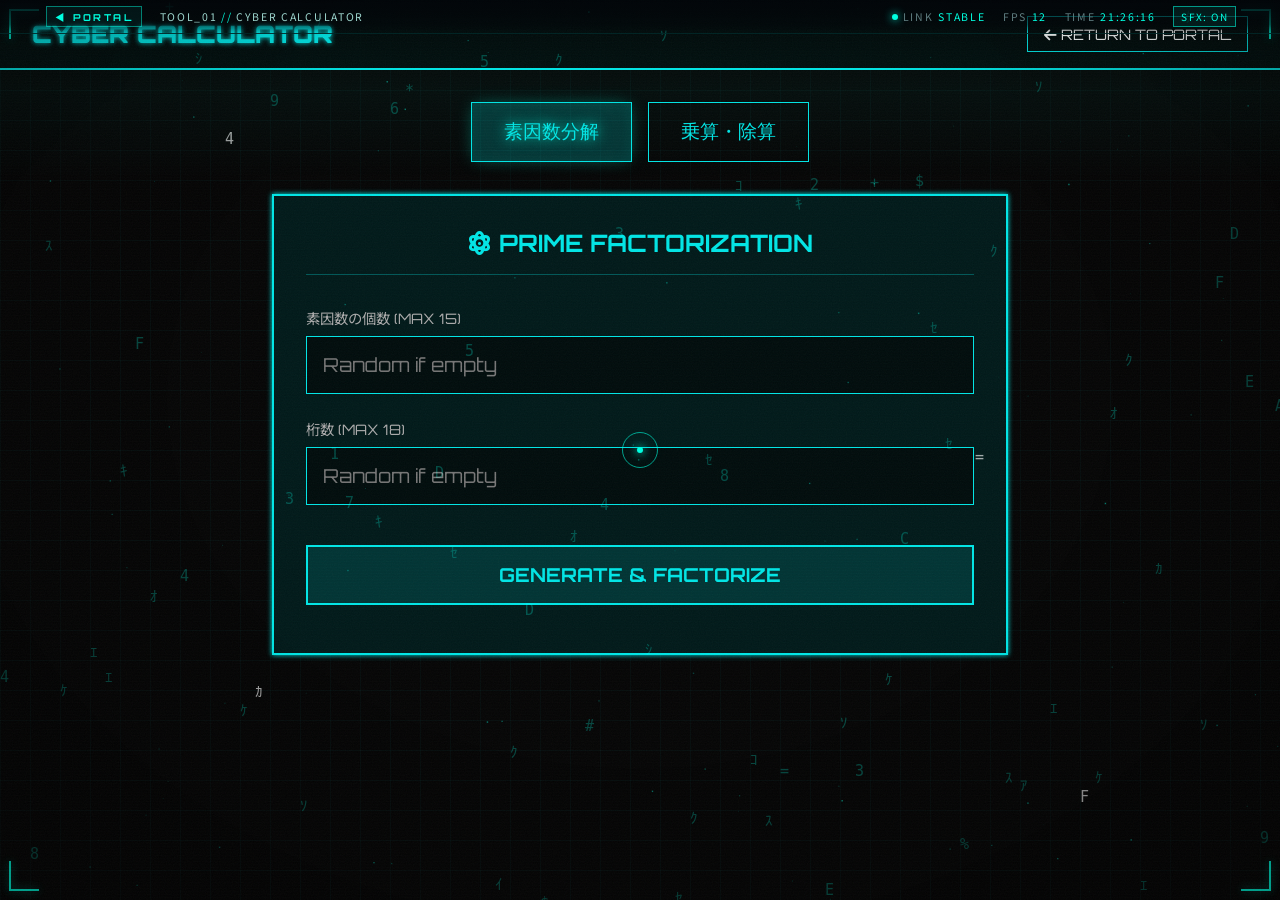
<file: cyber_calculator.html>
<!DOCTYPE html>
<html lang="ja">
<head>
    <meta charset="UTF-8">
    <meta name="viewport" content="width=device-width, initial-scale=1.0">
    <title>Cyber Calculator</title>
    <!-- Google Fonts -->
    <link href="https://fonts.googleapis.com/css2?family=Orbitron:wght@400;500;700;900&family=Noto+Sans+JP:wght@300;400;500;700&display=swap" rel="stylesheet">
    <link rel="stylesheet" href="https://cdnjs.cloudflare.com/ajax/libs/font-awesome/6.4.0/css/all.min.css">
    
    <style>
        :root {
            --primary-color: #00e6e6;
            --secondary-color: #003333;
            --accent-color: #ff0055;
            --bg-color: #050505;
            --text-color: #ffffff;
            --glass-bg: rgba(0, 30, 30, 0.85);
            --glow-strong: 0 0 10px var(--primary-color), 0 0 20px var(--primary-color);
            --glow-soft: 0 0 5px var(--primary-color);
        }

        * { box-sizing: border-box; margin: 0; padding: 0; }

        body {
            font-family: 'Orbitron', 'Noto Sans JP', sans-serif;
            background-color: var(--bg-color);
            color: var(--text-color);
            min-height: 100vh;
            display: flex;
            flex-direction: column;
            background-image: 
                linear-gradient(rgba(0, 230, 230, 0.03) 1px, transparent 1px),
                linear-gradient(90deg, rgba(0, 230, 230, 0.03) 1px, transparent 1px);
            background-size: 30px 30px;
        }

        /* --- Header --- */
        .header {
            padding: 1rem 2rem;
            background: rgba(0, 10, 10, 0.9);
            border-bottom: 2px solid var(--primary-color);
            display: flex;
            justify-content: space-between;
            align-items: center;
        }

        .title {
            font-size: 1.5rem;
            font-weight: 900;
            color: var(--primary-color);
            text-shadow: var(--glow-soft);
        }

        .back-link {
            color: var(--text-color);
            text-decoration: none;
            font-size: 0.9rem;
            border: 1px solid var(--primary-color);
            padding: 0.5rem 1rem;
            transition: 0.3s;
        }
        
        .back-link:hover {
            background: var(--primary-color);
            color: #000;
        }

        /* --- Tabs --- */
        .tab-container {
            display: flex;
            justify-content: center;
            margin-top: 2rem;
            gap: 1rem;
        }

        .tab-btn {
            background: transparent;
            border: 1px solid var(--primary-color);
            color: var(--primary-color);
            padding: 1rem 2rem;
            font-family: 'Orbitron';
            font-size: 1.2rem;
            cursor: pointer;
            transition: 0.3s;
            position: relative;
            overflow: hidden;
        }

        .tab-btn.active, .tab-btn:hover {
            background: rgba(0, 230, 230, 0.2);
            box-shadow: var(--glow-strong);
        }
        
        .tab-btn.active::after {
            content: '';
            position: absolute;
            bottom: 0;
            left: 0;
            width: 100%;
            height: 3px;
            background: var(--accent-color);
        }

        /* --- Content --- */
        .main-content {
            flex: 1;
            padding: 2rem;
            max-width: 800px;
            margin: 0 auto;
            width: 100%;
        }

        .tool-panel {
            display: none;
            background: var(--glass-bg);
            border: 2px solid var(--primary-color);
            padding: 2rem;
            box-shadow: var(--glow-soft);
            animation: fadeIn 0.5s;
        }

        .tool-panel.active {
            display: block;
        }

        h2 {
            margin-bottom: 2rem;
            text-align: center;
            color: var(--primary-color);
            border-bottom: 1px solid rgba(0,230,230,0.3);
            padding-bottom: 1rem;
        }

        /* --- Forms & Inputs --- */
        .input-group {
            margin-bottom: 1.5rem;
        }

        label {
            display: block;
            margin-bottom: 0.5rem;
            color: #aaa;
            font-size: 0.9rem;
        }

        input[type="number"], select {
            width: 100%;
            background: rgba(0, 0, 0, 0.5);
            border: 1px solid var(--primary-color);
            color: white;
            padding: 1rem;
            font-family: 'Orbitron', monospace;
            font-size: 1.2rem;
            outline: none;
            transition: 0.3s;
        }

        input:focus {
            box-shadow: var(--glow-soft);
            background: rgba(0, 20, 20, 0.8);
        }

        .action-btn {
            width: 100%;
            background: var(--secondary-color);
            border: 2px solid var(--primary-color);
            color: var(--primary-color);
            padding: 1rem;
            font-family: 'Orbitron';
            font-size: 1.2rem;
            font-weight: bold;
            cursor: pointer;
            margin-top: 1rem;
            transition: 0.3s;
            text-transform: uppercase;
        }

        .action-btn:hover {
            background: var(--primary-color);
            color: #000;
            box-shadow: var(--glow-strong);
        }

        /* --- Result Area --- */
        .result-box {
            margin-top: 2rem;
            padding: 1.5rem;
            background: rgba(0, 0, 0, 0.6);
            border: 1px solid #333;
            min-height: 100px;
            display: none;
        }
        
        .result-box.visible {
            display: block;
            animation: slideDown 0.3s;
        }

        .result-label {
            font-size: 0.8rem;
            color: var(--accent-color);
            margin-bottom: 0.5rem;
        }

        .result-value {
            font-size: 1.5rem;
            font-family: 'Orbitron', monospace;
            word-break: break-all;
            line-height: 1.5;
        }
        
        .error-msg {
            color: var(--accent-color);
            text-align: center;
            margin-top: 1rem;
        }

        /* --- Radio Custom --- */
        .radio-group {
            display: flex;
            gap: 1rem;
            justify-content: center;
            margin-bottom: 1.5rem;
        }
        
        .radio-label {
            cursor: pointer;
            padding: 0.5rem 1rem;
            border: 1px solid #555;
            transition: 0.3s;
        }
        
        input[type="radio"] { display: none; }
        
        input[type="radio"]:checked + span {
            color: var(--primary-color);
            text-shadow: 0 0 5px var(--primary-color);
        }
        
        .radio-label:has(input:checked) {
            border-color: var(--primary-color);
            background: rgba(0,230,230,0.1);
        }

        @keyframes fadeIn { from { opacity: 0; } to { opacity: 1; } }
        @keyframes slideDown { from { transform: translateY(-10px); opacity: 0; } to { transform: translateY(0); opacity: 1; } }

    </style>
<!-- PORTAL_KIT v4.5 -->
<script>window.PORTAL_KIT={title:'CYBER CALCULATOR',code:'TOOL_01',accent:'#00ffe0',accentRgb:'0,255,224',mode:'tool',bg:'full',skipIntro:false};</script>
<link rel="stylesheet" href="./kit/portal.css">
<style>/* TOOL_01 polish */
.tool-panel{
  position:relative; backdrop-filter:blur(8px); -webkit-backdrop-filter:blur(8px);
  transition:border-color .3s, box-shadow .4s, transform .3s;
}
.tool-panel::before{
  content:""; position:absolute; top:0; left:0; right:0; height:1px; pointer-events:none;
  background:linear-gradient(90deg, transparent, var(--pk-accent), transparent);
  opacity:0; transition:opacity .4s;
}
.tool-panel:hover{ border-color:rgba(var(--pk-accent-rgb),.5)!important; box-shadow:0 0 30px -6px rgba(var(--pk-accent-rgb),.28), inset 0 0 24px rgba(var(--pk-accent-rgb),.03); }
.tool-panel:hover::before{ opacity:.7; }
.tab-btn{ position:relative; overflow:hidden; transition:color .25s, border-color .25s, text-shadow .25s, transform .2s; }
.tab-btn::after{
  content:""; position:absolute; bottom:0; left:-70%; width:45%; height:1.5px;
  background:linear-gradient(90deg, transparent, var(--pk-accent), transparent);
  transition:left .5s cubic-bezier(.16,1,.3,1);
}
.tab-btn:hover{ transform:translateY(-2px); text-shadow:0 0 12px rgba(var(--pk-accent-rgb),.8); }
.tab-btn:hover::after, .tab-btn.active::after{ left:130%; }
.tab-btn.active{ text-shadow:0 0 14px rgba(var(--pk-accent-rgb),.9); box-shadow:0 0 18px -4px rgba(var(--pk-accent-rgb),.4), inset 0 0 14px rgba(var(--pk-accent-rgb),.08); }
.action-btn{ position:relative; overflow:hidden; transition:all .3s cubic-bezier(.16,1,.3,1); }
.action-btn::before{
  content:""; position:absolute; inset:0; background:linear-gradient(100deg, transparent, rgba(255,255,255,.22), transparent);
  transform:translateX(-120%) skewX(-18deg); transition:transform .6s cubic-bezier(.16,1,.3,1);
}
.action-btn:hover{ transform:translateY(-3px); box-shadow:0 8px 22px -6px rgba(var(--pk-accent-rgb),.5), 0 0 20px -4px rgba(var(--pk-accent-rgb),.4); }
.action-btn:hover::before{ transform:translateX(120%) skewX(-18deg); }
.action-btn:active{ transform:translateY(1px) scale(.97); }
.result-value{ animation:pkx-pop .45s cubic-bezier(.34,1.56,.64,1); }
@keyframes pkx-pop{ 0%{ transform:scale(.92); opacity:.3; filter:blur(3px);} 100%{ transform:scale(1); opacity:1; filter:blur(0);} }
.result-box.visible .result-value{ text-shadow:0 0 16px rgba(var(--pk-accent-rgb),.75); }
.input-group input, .input-group select{ transition:border-color .25s, box-shadow .25s; }
.input-group input:focus{ box-shadow:0 0 0 1px rgba(var(--pk-accent-rgb),.5), 0 0 22px -4px rgba(var(--pk-accent-rgb),.45)!important; }
.back-link{ transition:all .25s; }
.back-link:hover{ text-shadow:0 0 10px rgba(var(--pk-accent-rgb),.8); letter-spacing:.18em; }
.radio-label{ transition:all .25s; }
.radio-label:hover{ transform:translateX(3px); }</style>
<link rel="stylesheet" href="./kit/cinematic.css">
<script src="./kit/cinematic.js"></script>
<script src="./kit/portal.js"></script>
</head>
<body>

    <header class="header">
        <div class="title">CYBER CALCULATOR</div>
        <a href="./index.html" class="back-link"><i class="fas fa-arrow-left"></i> RETURN TO PORTAL</a>
    </header>

    <div class="tab-container">
        <button class="tab-btn active" onclick="switchTab('factor')">素因数分解</button>
        <button class="tab-btn" onclick="switchTab('calc')">乗算・除算</button>
    </div>

    <div class="main-content">
        
        <!-- 素因数分解ツール -->
        <div id="panel-factor" class="tool-panel active">
            <h2><i class="fas fa-atom"></i> PRIME FACTORIZATION</h2>
            
            <div class="input-group">
                <label>素因数の個数 (MAX 15)</label>
                <input type="number" id="factor-count" placeholder="Random if empty" max="15">
            </div>
            
            <div class="input-group">
                <label>桁数 (MAX 18)</label>
                <input type="number" id="digit-count" placeholder="Random if empty" max="18">
            </div>

            <button class="action-btn" onclick="runFactorization()">GENERATE & FACTORIZE</button>
            <div id="error-factor" class="error-msg"></div>

            <div id="result-factor" class="result-box">
                <div class="result-label">TARGET NUMBER</div>
                <div class="result-value" id="factor-target" style="color: #fff; margin-bottom: 1rem;">-</div>
                <div class="result-label">PRIME FACTORS</div>
                <div class="result-value" id="factor-result" style="color: var(--primary-color);">-</div>
            </div>
        </div>

        <!-- 乗除ツール -->
        <div id="panel-calc" class="tool-panel">
            <h2><i class="fas fa-times-circle"></i> MULTIPLY & DIVIDE</h2>
            
            <div class="radio-group">
                <label class="radio-label">
                    <input type="radio" name="op-mode" value="multiply" checked onchange="updateCalcUI()">
                    <span>掛け算 (Multiply)</span>
                </label>
                <label class="radio-label">
                    <input type="radio" name="op-mode" value="divide" onchange="updateCalcUI()">
                    <span>割り算 (Divide)</span>
                </label>
            </div>

            <div class="input-group">
                <label id="label-1">桁数 A</label>
                <input type="number" id="calc-digits-1" value="2" min="1" max="15">
            </div>
            
            <div class="input-group">
                <label id="label-2">桁数 B</label>
                <input type="number" id="calc-digits-2" value="2" min="1" max="15">
            </div>

            <button class="action-btn" onclick="runCalculation()">GENERATE PROBLEM</button>
            <div id="error-calc" class="error-msg"></div>

            <div id="result-calc" class="result-box">
                <div class="result-label">PROBLEM</div>
                <div class="result-value" id="calc-problem" style="color: #fff; margin-bottom: 1rem;">-</div>
                <div class="result-label">ANSWER</div>
                <div class="result-value" id="calc-answer" style="color: var(--primary-color);">-</div>
            </div>
        </div>

    </div>

    <script>
        // --- Tab Switching ---
        function switchTab(tabId) {
            document.querySelectorAll('.tool-panel').forEach(p => p.classList.remove('active'));
            document.querySelectorAll('.tab-btn').forEach(b => b.classList.remove('active'));
            
            document.getElementById('panel-' + tabId).classList.add('active');
            // Find button by onclick attribute (simple way)
            const btns = document.querySelectorAll('.tab-btn');
            if(tabId === 'factor') btns[0].classList.add('active');
            else btns[1].classList.add('active');
        }

        // --- Logic: Factorization (移植版) ---
        function runFactorization() {
            const countInput = document.getElementById('factor-count').value;
            const digitInput = document.getElementById('digit-count').value;
            const errorDiv = document.getElementById('error-factor');
            const resultBox = document.getElementById('result-factor');

            const count = parseInt(countInput) || null;
            const digits = parseInt(digitInput) || null;

            errorDiv.textContent = '';
            resultBox.classList.remove('visible');

            if ((count !== null && count > 15) || (digits !== null && digits > 18)) {
                errorDiv.textContent = 'ERROR: Input exceeds limits (Count: 15, Digits: 18).';
                return;
            }

            try {
                const num = generateNumber(count, digits);
                if (num > 0n) {
                    const factors = getPrimeFactors(num);
                    document.getElementById('factor-target').textContent = num.toString();
                    document.getElementById('factor-result').innerHTML = formatPrimeFactors(factors);
                    resultBox.classList.add('visible');
                } else {
                    errorDiv.textContent = 'ERROR: Generation failed. Try different params.';
                }
            } catch (e) {
                console.error(e);
                errorDiv.textContent = 'SYSTEM ERROR';
            }
        }

        function generateNumber(factorCount, digitCount) {
            const primes = [2, 3, 5, 7, 11, 13, 17, 19, 23, 29, 31, 37, 41, 43, 47, 53, 59, 61, 67, 71];
            let num = 1n;
            let currentFactors = 0;

            // Random generation logic
            const targetFactors = factorCount || Math.floor(Math.random() * 5) + 2; 
            
            for (let i = 0; i < targetFactors; i++) {
                const p = BigInt(primes[Math.floor(Math.random() * primes.length)]);
                num *= p;
            }
            
            // Adjust digits if specified (simple adjustment)
            if (digitCount) {
                // Keep multiplying random primes until length matches
                let safeGuard = 0;
                while (num.toString().length < digitCount && safeGuard < 100) {
                     const p = BigInt(primes[Math.floor(Math.random() * primes.length)]);
                     num *= p;
                     safeGuard++;
                }
                // If exceeded, this simple logic doesn't trim, but it's "at least" logic usually
            }
            return num;
        }

        function getPrimeFactors(n) {
            const factors = {};
            let d = 2n;
            let temp = n;
            
            while (d * d <= temp) {
                while (temp % d === 0n) {
                    factors[d] = (factors[d] || 0) + 1;
                    temp /= d;
                }
                d++;
            }
            if (temp > 1n) {
                factors[temp] = (factors[temp] || 0) + 1;
            }
            return factors;
        }

        function formatPrimeFactors(factors) {
            return Object.entries(factors)
                .map(([base, exp]) => `${base}${exp > 1 ? `<sup>${exp}</sup>` : ''}`)
                .join(' × ');
        }


        // --- Logic: Multiply & Divide (移植版) ---
        function updateCalcUI() {
            const mode = document.querySelector('input[name="op-mode"]:checked').value;
            if (mode === 'multiply') {
                document.getElementById('label-1').textContent = '掛けられる数の桁数';
                document.getElementById('label-2').textContent = '掛ける数の桁数';
            } else {
                document.getElementById('label-1').textContent = '割られる数の桁数';
                document.getElementById('label-2').textContent = '割る数の桁数';
            }
        }

        function runCalculation() {
            const mode = document.querySelector('input[name="op-mode"]:checked').value;
            const d1 = parseInt(document.getElementById('calc-digits-1').value) || 2;
            const d2 = parseInt(document.getElementById('calc-digits-2').value) || 2;
            
            const resultBox = document.getElementById('result-calc');
            resultBox.classList.remove('visible');
            
            let problem = '', answer = '';

            if (mode === 'multiply') {
                const n1 = generateRandomByDigits(d1);
                const n2 = generateRandomByDigits(d2);
                problem = `${n1} × ${n2}`;
                answer = (BigInt(n1) * BigInt(n2)).toString();
            } else {
                // Divide: Ensure clean division
                // Generate Divisor (d2) and Quotient (d1 - d2 approx, or just random)
                // Actually user asks for Dividend Digits(d1) and Divisor Digits(d2)
                const divisor = generateRandomByDigits(d2);
                // Quotient digits should be d1 - d2 roughly
                let qDigits = d1 - d2;
                if (qDigits < 1) qDigits = 1;
                
                const quotient = generateRandomByDigits(qDigits);
                const dividend = BigInt(divisor) * BigInt(quotient);
                
                problem = `${dividend} ÷ ${divisor}`;
                answer = quotient.toString();
            }

            document.getElementById('calc-problem').textContent = problem;
            document.getElementById('calc-answer').textContent = answer;
            resultBox.classList.add('visible');
        }

        function generateRandomByDigits(digits) {
            if (digits <= 0) return 1;
            const min = BigInt(10 ** (digits - 1));
            const max = BigInt(10 ** digits) - 1n;
            // Simple random for BigInt range
            const range = max - min;
            const rand = BigInt(Math.floor(Math.random() * Number(range))); // Approx for JS Number safety
            // For truly large numbers, string construction is better, but this suffices for tool demo
            
            // Fallback for large digits > 15
            if (digits > 15) {
                let s = Math.floor(Math.random() * 9 + 1).toString();
                for(let i=1; i<digits; i++) s += Math.floor(Math.random()*10);
                return s;
            }
            
            return (min + rand).toString();
        }

        // Init
        updateCalcUI();
    </script>
</body>
</html>
</file>
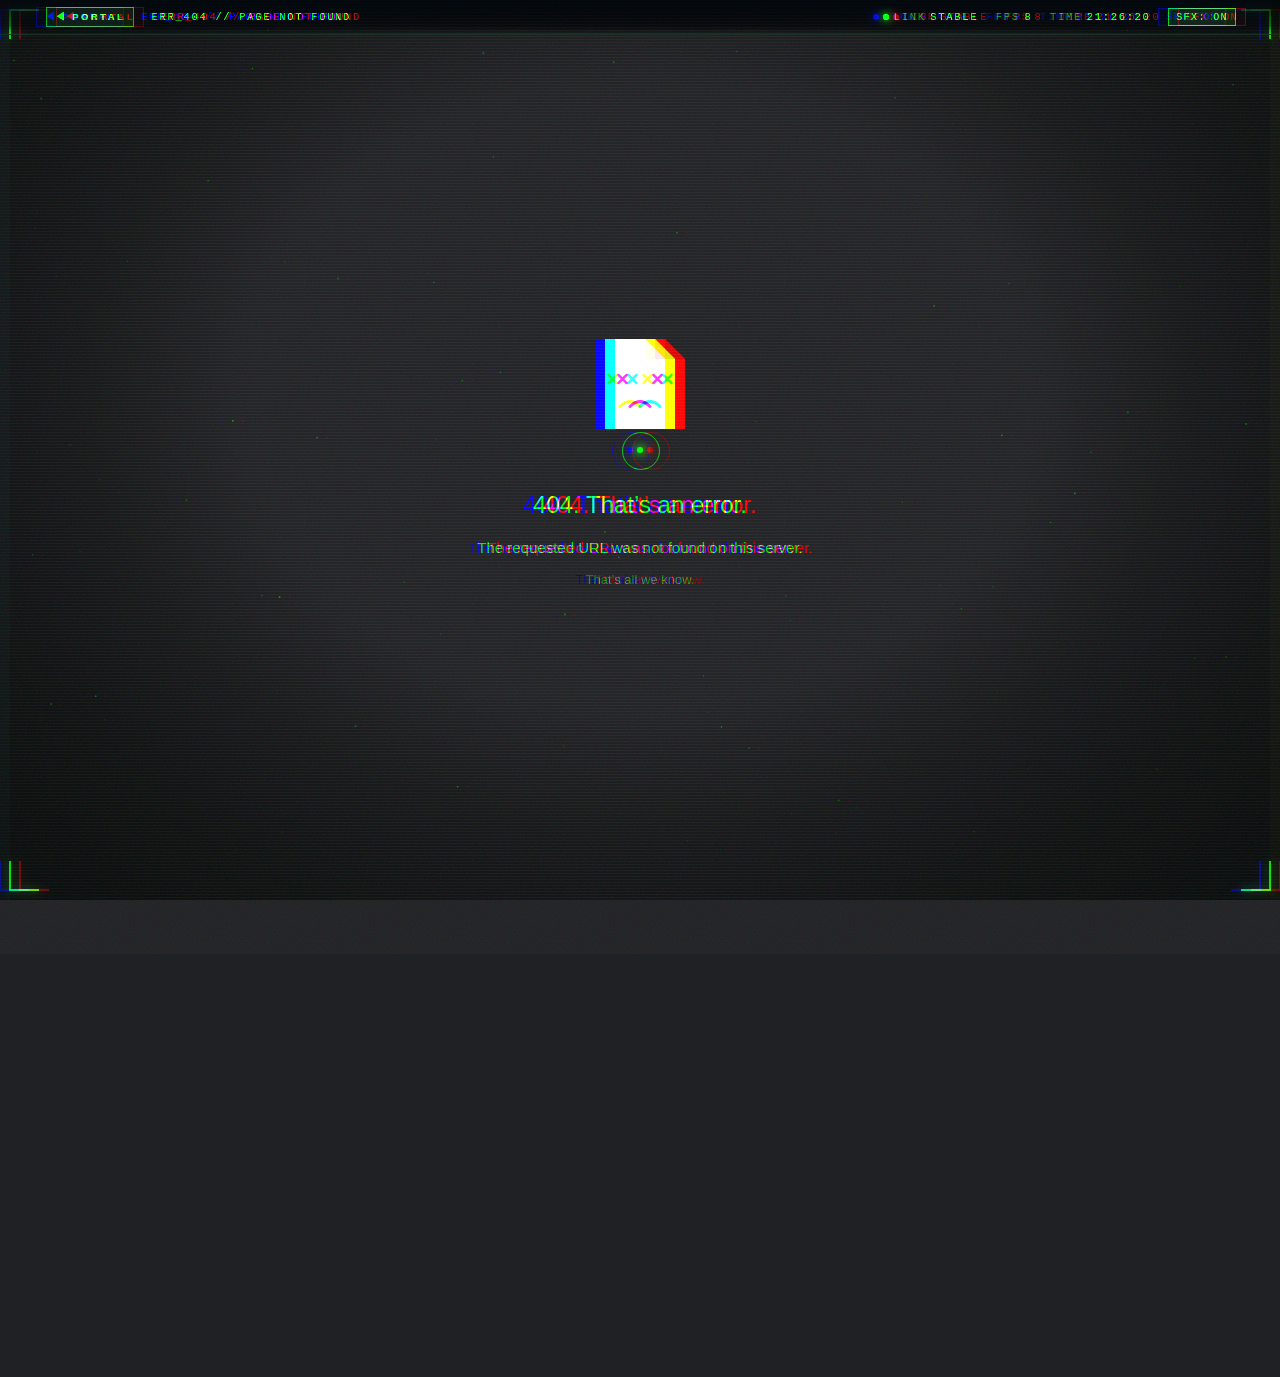
<file: frog.html>
<!DOCTYPE html>
<html lang="ja">
<head>
    <meta charset="UTF-8">
    <meta name="viewport" content="width=device-width, initial-scale=1.0">
    <title>404 Not Found</title>
    <style>
        body {
            margin: 0;
            padding: 0;
            background-color: #202124; /* Chrome Dark Mode Background */
            color: #bdc1c6; /* Chrome Text Color */
            font-family: 'Segoe UI', Tahoma, sans-serif;
            overflow: hidden;
            display: flex;
            flex-direction: column;
            align-items: center;
            justify-content: center;
            height: 100vh;
            user-select: none;
            cursor: default;
        }

        /* 本物のレイアウト比率に合わせる */
        #content-wrapper {
            display: flex;
            flex-direction: column;
            align-items: center;
            max-width: 600px;
            width: 100%;
            padding: 0 20px;
        }

        #canvas-container {
            position: relative;
            width: 150px; /* アイコンのリアルなサイズ感 */
            height: 150px;
            margin-bottom: 30px;
            z-index: 10;
        }

        canvas {
            width: 100%;
            height: 100%;
            /* ぼかし除去。ピクセルパーフェクトを目指す */
            filter: none; 
            display: block;
        }

        .error-text {
            text-align: center;
            opacity: 1;
            z-index: 5;
            position: relative;
            transition: opacity 1s;
        }

        h1 {
            font-size: 24px;
            font-weight: 500;
            margin: 0 0 16px 0;
            color: #bdc1c6;
            line-height: 1.3;
        }

        p {
            font-size: 15px;
            line-height: 1.6;
            margin: 0;
            color: #9aa0a6;
        }

        .gray-text {
            color: #5f6368;
            font-size: 13px;
            margin-top: 10px;
            display: block;
        }

        #abyss-overlay {
            position: fixed;
            top: 0;
            left: 0;
            width: 100vw;
            height: 100vh;
            background: #000;
            opacity: 0;
            pointer-events: none;
            z-index: 100;
        }

        .nightmare-mode body {
            background-color: #050000;
        }
        
        /* ノイズレイヤー */
        .static-noise {
            position: fixed;
            top: 0; left: 0; width: 100%; height: 100%;
            background: url('data:image/svg+xml;utf8,%3Csvg viewBox="0 0 200 200" xmlns="http://www.w3.org/2000/svg"%3E%3Cfilter id="noiseFilter"%3E%3CfeTurbulence type="fractalNoise" baseFrequency="0.9" numOctaves="3" stitchTiles="stitch"/%3E%3C/filter%3E%3Crect width="100%25" height="100%25" filter="url(%23noiseFilter)" opacity="0.1"/%3E%3C/svg%3E');
            opacity: 0;
            pointer-events: none;
            z-index: 90;
            mix-blend-mode: overlay;
        }

    </style>
<!-- PORTAL_KIT v4.5 -->
<script>window.PORTAL_KIT={title:'PAGE NOT FOUND',code:'ERR_404',accent:'#7cff9e',accentRgb:'124,255,158',mode:'narrative',bg:'stars',skipIntro:true};</script>
<link rel="stylesheet" href="./kit/portal.css">
<style>/* ERR_404 polish */
.pk-vignette{ background:radial-gradient(ellipse at 50% 44%, transparent 44%, rgba(0,6,4,.5) 100%)!important; }</style>
<link rel="stylesheet" href="./kit/cinematic.css">
<script src="./kit/cinematic.js"></script>
<script src="./kit/portal.js"></script>
</head>
<body>

    <div class="static-noise" id="static-noise"></div>

    <div id="content-wrapper">
        <div id="canvas-container">
            <!-- 高解像度対応のためにサイズを2倍に設定 -->
            <canvas id="morphCanvas" width="300" height="300"></canvas>
        </div>

        <div class="error-text" id="text-container">
            <h1 id="error-title">404. That’s an error.</h1>
            <p id="error-desc">The requested URL was not found on this server. <br> <span class="gray-text">That’s all we know.</span></p>
        </div>
    </div>

    <div id="abyss-overlay"></div>

    <script>
        const canvas = document.getElementById('morphCanvas');
        const ctx = canvas.getContext('2d');
        const textContainer = document.getElementById('text-container');
        const titleEl = document.getElementById('error-title');
        const noiseEl = document.getElementById('static-noise');
        const abyssOverlay = document.getElementById('abyss-overlay');
        const REDUCED = window.matchMedia && matchMedia('(prefers-reduced-motion:reduce)').matches;
        const frogState = {};

        const STATE = {
            IDLE: 0,      // 本物のエラー画面
            GLITCH: 1,    // 違和感
            MUTATION: 2,  // 崩壊・肉体化
            LUNGE: 3,     // 捕食
            DONE: 4
        };

        let currentState = STATE.IDLE;
        let startTime = Date.now();
        
        const TIMING = {
            IDLE: 4000,
            GLITCH: 2000,
            MUTATION: 3000,
            LUNGE: 200
        };

        let morphFactor = 0;

        // 肉体テクスチャ
        const particles = [];
        for(let i=0; i<60; i++) {
            particles.push({
                angle: Math.random() * Math.PI * 2,
                dist: Math.random(),
                size: Math.random() * 5 + 2,
                type: Math.random() > 0.7 ? 'pustule' : 'vein'
            });
        }

        // ノイズ関数
        function noise(x, y, t) {
            return Math.sin(x * 8 + t) * Math.cos(y * 7 + t * 1.2) * Math.sin(t * 0.8);
        }

        function draw() {
            const now = Date.now();
            ctx.clearRect(0, 0, canvas.width, canvas.height);
            
            const w = canvas.width;
            const h = canvas.height;
            const cx = w / 2;
            const cy = h / 2;

            // 揺れ計算
            let shakeX = 0;
            let shakeY = 0;
            
            if (currentState === STATE.GLITCH) {
                if (Math.random() < 0.15) {
                    shakeX = (Math.random() - 0.5) * 4;
                }
            } else if (currentState >= STATE.MUTATION) {
                shakeX = Math.sin(now / 40) * 3;
                shakeY = Math.cos(now / 35) * 3;
                if (Math.random() < 0.08) { 
                    shakeX += (Math.random()-0.5) * 15;
                    shakeY += (Math.random()-0.5) * 15;
                }
            }

            ctx.save();
            ctx.translate(cx + shakeX, cy + shakeY);

            // --- 描画ロジック ---
            
            // 色: Chrome Gray (#bdc1c6) -> Mutated Green/Red
            // リアルなアイコンカラー
            const startColor = {r:189, g:193, b:198}; // #bdc1c6
            const endColor = {r:40, g:50, b:30};     // Dark Swamp

            let r = startColor.r + (endColor.r - startColor.r) * morphFactor;
            let g = startColor.g + (endColor.g - startColor.g) * morphFactor;
            let b = startColor.b + (endColor.b - startColor.b) * morphFactor;

            if (morphFactor > 0.6) {
                // 脈動
                const beat = Math.sin(now/100) * 20;
                r += beat;
            }

            ctx.fillStyle = `rgb(${r},${g},${b})`;

            // --- SHAPE GENERATION ---
            ctx.beginPath();

            const baseW = 140; // Icon width
            const baseH = 180; // Icon height
            const foldSize = 40; // Dog ear size

            if (morphFactor < 0.05) {
                // REALISTIC FILE ICON MODE
                // ベジェ曲線を使わず、直線で正確に描画して「無機質感」を出す
                const x = -baseW / 2;
                const y = -baseH / 2;
                
                // Main body
                ctx.moveTo(x, y); // Top Left
                ctx.lineTo(x + baseW - foldSize, y); // Top Edge
                ctx.lineTo(x + baseW, y + foldSize); // Fold slope (hidden by fold triangle usually, but here main shape)
                ctx.lineTo(x + baseW, y + baseH); // Right Edge
                ctx.lineTo(x, y + baseH); // Bottom Edge
                ctx.closePath();
                ctx.fill();

                // The Folded Corner (Dog Ear) - 別色で描画して立体感を出す
                // 実際のアイコンは少し暗い色
                ctx.fillStyle = `rgb(${r-30},${g-30},${b-30})`; 
                ctx.beginPath();
                ctx.moveTo(x + baseW - foldSize, y);
                ctx.lineTo(x + baseW - foldSize, y + foldSize);
                ctx.lineTo(x + baseW, y + foldSize);
                ctx.fill();

            } else {
                // MUTATION MODE (Blob)
                // ファイルの矩形から、カエルの不定形へモーフィング
                
                const points = 40;
                for (let i = 0; i <= points; i++) {
                    const ang = (i / points) * Math.PI * 2 - (Math.PI/2); // Top start
                    
                    // Rectangular morph logic
                    // 簡易的に矩形に近い形を作る
                    let radX = baseW / 2;
                    let radY = baseH / 2;
                    
                    // カエル化：下半分が膨らむ
                    if (Math.sin(ang) > 0) {
                        radX += 60 * morphFactor * Math.sin(ang); 
                    }

                    // ノイズによる歪み
                    const n = noise(Math.cos(ang), Math.sin(ang), now/300 + morphFactor*5);
                    const distortion = n * 40 * morphFactor;
                    
                    // 右上の「折れ」部分のシミュレーション（溶けるように消える）
                    // 角度が右上のあたりのとき
                    let cornerOffset = 0;
                    if (ang > -0.5 && ang < 0) {
                        cornerOffset = -20 * (1 - morphFactor); // 初期は凹んでいる
                    }

                    const px = Math.cos(ang) * (radX + distortion) + cornerOffset;
                    const py = Math.sin(ang) * (radY + distortion) + cornerOffset;
                    
                    if (i===0) ctx.moveTo(px, py);
                    else ctx.lineTo(px, py);
                }
                ctx.fill();
            }

            // --- TEXTURE (Organic Only) ---
            if (morphFactor > 0.1) {
                ctx.globalCompositeOperation = 'multiply';
                for (let p of particles) {
                    const d = p.dist * (baseW/1.5 * (1+morphFactor));
                    const px = Math.cos(p.angle) * d;
                    const py = Math.sin(p.angle) * d + (40 * morphFactor);
                    const size = p.size * morphFactor * (1 + Math.sin(now/200)*0.2);

                    ctx.fillStyle = p.type === 'pustule' 
                        ? `rgba(180, 160, 50, ${0.4 * morphFactor})` 
                        : `rgba(80, 20, 20, ${0.3 * morphFactor})`;
                    
                    ctx.beginPath();
                    ctx.arc(px, py, size, 0, Math.PI*2);
                    ctx.fill();
                }
                ctx.globalCompositeOperation = 'source-over';
            }

            // --- FACE ---
            
            // Icon Face Position
            // ファイルアイコンの顔は少し上寄り
            const faceY = -10 - (20 * morphFactor); 
            const eyeDist = 35 + (30 * morphFactor);
            
            // 左目
            drawEye(ctx, -eyeDist, faceY, morphFactor, now, -1);
            // 右目
            drawEye(ctx, eyeDist, faceY, morphFactor, now, 1);

            // --- MOUTH ---
            const mouthY = 35 + (20 * morphFactor);
            const mouthW = 40 + (180 * morphFactor);
            
            ctx.beginPath();
            
            if (currentState < STATE.LUNGE) {
                // Line Mouth
                ctx.lineWidth = 6;
                ctx.lineCap = 'round';
                
                // 色：アイコン時は暗いグレー、変異時は黒/血
                ctx.strokeStyle = (morphFactor < 0.1) ? '#202124' : '#100000';

                // Path
                const curve = 10 * (1 - morphFactor); // への字（Sad）
                
                if (morphFactor < 0.1) {
                    // Perfect Arc for Icon
                    ctx.moveTo(-mouthW/2, mouthY + curve);
                    ctx.quadraticCurveTo(0, mouthY - curve, mouthW/2, mouthY + curve);
                    ctx.stroke();
                } else {
                    // Jagged, ripping mouth
                    ctx.moveTo(-mouthW/2, mouthY);
                    
                    const jaggedness = 10 * morphFactor;
                    const drool = Math.sin(now/200) * 15 * morphFactor;

                    ctx.bezierCurveTo(
                        -mouthW/3, mouthY - 20*morphFactor + drool, 
                        mouthW/3, mouthY + 20*morphFactor + drool, 
                        mouthW/2, mouthY
                    );
                    ctx.stroke();
                    
                    // Drool
                    if (morphFactor > 0.8) {
                        ctx.fillStyle = 'rgba(150, 255, 150, 0.4)';
                        ctx.beginPath();
                        ctx.arc(0, mouthY + 20 + (now%800)/20, 4, 0, Math.PI*2);
                        ctx.fill();
                    }
                }

            } else {
                // LUNGE MOUTH (ABYSS)
                ctx.fillStyle = '#000';
                ctx.beginPath();
                ctx.moveTo(-300, mouthY);
                ctx.quadraticCurveTo(0, mouthY - 400, 300, mouthY);
                ctx.quadraticCurveTo(0, mouthY + 600, -300, mouthY);
                ctx.fill();
            }

            ctx.restore();
        }

        function drawEye(ctx, x, y, morph, time, side) {
            ctx.save();
            ctx.translate(x, y);

            // 変異時のまぶた
            if (morph > 0.2) {
                const s = 25 * morph;
                ctx.fillStyle = `rgb(${80-s}, ${90-s}, ${70-s})`;
                ctx.beginPath();
                ctx.arc(0, 0, 20 + s, 0, Math.PI*2);
                ctx.fill();
            }

            // 白目描画（アイコン時は背景色と同じ＝透明に見せる）
            if (morph > 0.05) {
                ctx.fillStyle = `rgb(240, ${240-morph*100}, ${240-morph*150})`; // 白 -> 黄ばみ
                ctx.beginPath();
                ctx.arc(0, 0, 18 + (10*morph), 0, Math.PI*2);
                ctx.fill();
            }

            // 瞳孔 / アイコンのバツ印
            if (morph < 0.15) {
                // ICON MODE: Pixel perfect "x" (or square eyes often used in sad icons)
                // Let's use the 'x' for sad file
                ctx.strokeStyle = '#202124'; // Icon body color background -> dark eye
                ctx.lineWidth = 5;
                ctx.lineCap = 'round';
                
                const size = 8;
                ctx.beginPath();
                ctx.moveTo(-size, -size); ctx.lineTo(size, size);
                ctx.moveTo(size, -size); ctx.lineTo(-size, size);
                ctx.stroke();

            } else {
                // FROG MODE
                const size = 18 + (10*morph);
                
                // 眼球運動
                let lx = 0, ly = 0;
                if (morph > 0.5) {
                    lx = Math.sin(time/250 + side) * size * 0.4;
                    ly = Math.cos(time/300) * size * 0.4;
                }
                
                ctx.translate(lx, ly);

                // 瞳孔
                ctx.fillStyle = '#000';
                ctx.beginPath();
                // 縦長スリット
                ctx.ellipse(0, 0, size*0.3, size*0.8, 0, 0, Math.PI*2);
                ctx.fill();

                // ハイライト
                ctx.fillStyle = 'rgba(255,255,255,0.7)';
                ctx.beginPath();
                ctx.arc(-size*0.3, -size*0.3, size*0.15, 0, Math.PI*2);
                ctx.fill();
            }

            ctx.restore();
        }

        function loop() {
            const now = Date.now();
            const elapsed = now - startTime;

            if (currentState === STATE.IDLE) {
                if (elapsed > TIMING.IDLE) {
                    currentState = STATE.GLITCH;
                    startTime = now;
                }
            } else if (currentState === STATE.GLITCH) {
                const progress = elapsed / TIMING.GLITCH;
                
                // サブリミナル：一瞬だけテキストが変わる
                if (Math.random() < 0.05) {
                    titleEl.innerText = "404. It's h_re.";
                    // 少しだけ色ずれ
                    textContainer.style.transform = `translate(${Math.random()*2}px, ${Math.random()*2}px)`;
                } else {
                    titleEl.innerText = "404. That’s an error.";
                    textContainer.style.transform = "none";
                }

                if (progress >= 1) {
                    currentState = STATE.MUTATION;
                    startTime = now;
                    noiseEl.style.opacity = 0.2; // ノイズ開始
                    document.body.style.transition = "background-color 3s";
                    document.body.style.backgroundColor = "#1a0d0d"; // 血のような暗闇へ
                    titleEl.style.color = "#800";
                    titleEl.innerText = "FOUND YOU";
                    // 説明文を消して不気味に
                    document.getElementById('error-desc').style.opacity = 0;
                }

            } else if (currentState === STATE.MUTATION) {
                const progress = Math.min(elapsed / TIMING.MUTATION, 1);
                morphFactor = progress * progress * (3 - 2 * progress); // EaseInOut

                if (progress >= 1) {
                    currentState = STATE.LUNGE;
                    startTime = now;
                }

            } else if (currentState === STATE.LUNGE) {
                const progress = Math.min(elapsed / TIMING.LUNGE, 1);

                // 画面外からの飛びかかり（ズーム）
                const scale = 1 + (Math.pow(progress, 4) * 80);
                canvas.style.transform = `scale(${scale})`;

                abyssOverlay.style.opacity = progress * 1.5;
                noiseEl.style.opacity = Math.min(.5, .2 + progress * .5);

                /* --- the swallow: the frame itself is pulled into the throat --- */
                const PxF = window.PX, cine = PxF && !REDUCED;
                if (cine) {
                    if (!frogState._lunge) {
                        frogState._lunge = 1;
                        PxF.sfx.resume(); PxF.sfx.heartbeat(3, .3);
                        PxF.sfx.riser(TIMING.LUNGE / 1000 + .2);
                        PxF.caption('SWALLOWED', 'FROG_INTERNAL // DESCENDING', { rgb: [124, 255, 158] });
                        PxF.camera.tween({ scale: 1.12, rot: -1.5 }, TIMING.LUNGE, 'iQu');
                        PxF.fx.debris({ rgb: [124, 255, 158], count: 200, pull: 2600, swirl: 800, dur: TIMING.LUNGE / 1000 + .3 });
                    }
                    PxF.filter.set({
                        chroma: progress * 34, warp: progress * 22, tear: progress * 14,
                        bright: progress * .5, sat: progress * 1.6, blur: Math.pow(progress, 3) * 5
                    });
                }

                if (progress >= 1) {
                    currentState = STATE.DONE;
                    if (cine) {
                        PxF.sfx.impact(1.4); PxF.sfx.sub_drop();
                        PxF.veil.on();
                        PxF.filter.tween({ bright: [.5, 0], invert: [0, 1] }, 160, 'iC');
                        if (PxF.handoff) { try { PxF.handoff.write('dive', { rgb: [124, 255, 158] }); } catch(e){} }
                        setTimeout(() => { try { window.location.href = './frog_internal.html'; } catch(e){} }, 200);
                    } else {
                        setTimeout(() => {
                             try { window.location.href = './frog_internal.html'; } catch(e){}
                        }, 50);
                    }
                }
            }

            draw();
            requestAnimationFrame(loop);
        }

        draw();
        loop();

    </script>
</body>
</html>
</file>
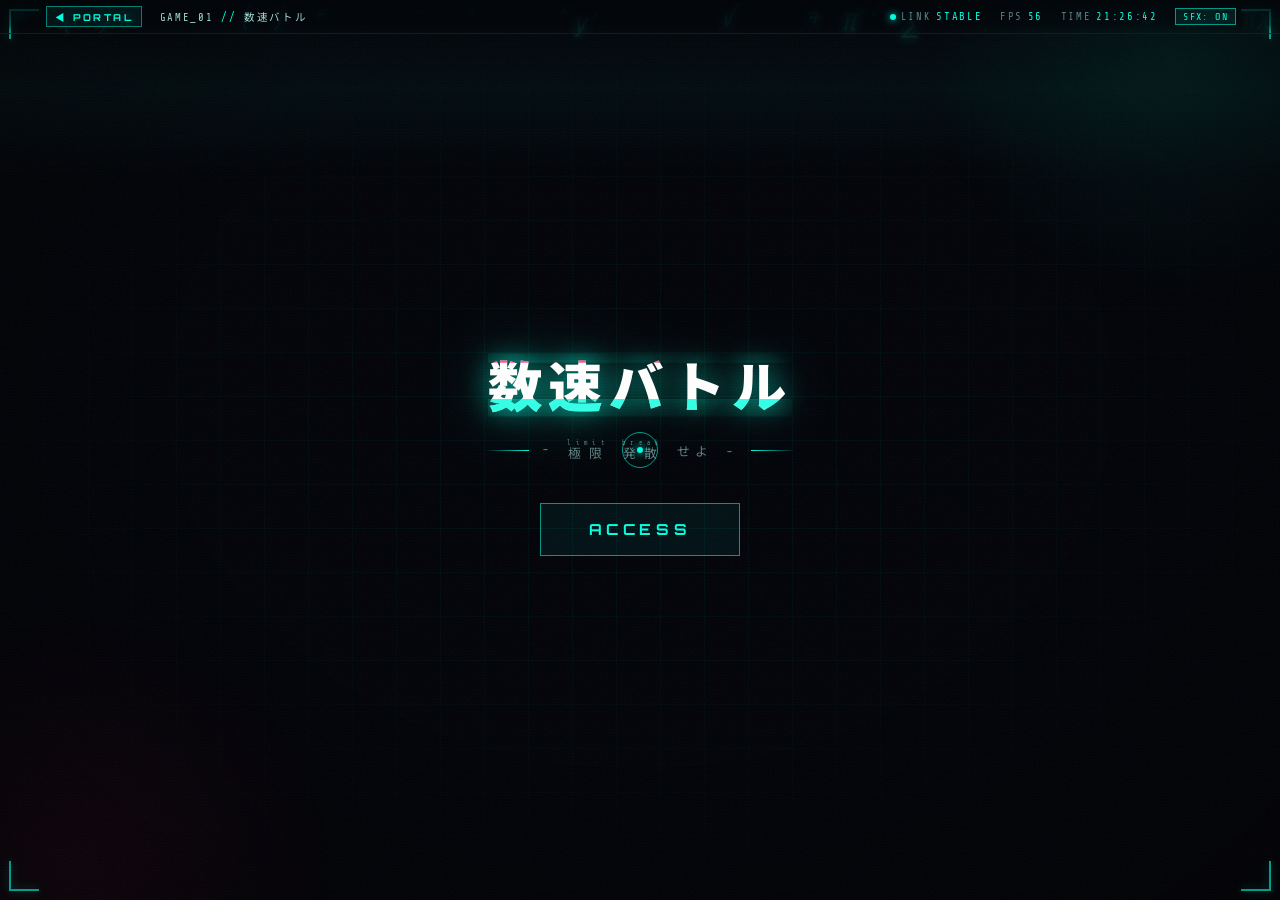
<file: math_battle.html>
<!DOCTYPE html>
<html lang="ja">
<head>
<meta charset="UTF-8">
<meta name="viewport" content="width=device-width, initial-scale=1.0">
<title>数速バトル — CYBER v4</title>
<link rel="preconnect" href="https://fonts.googleapis.com">
<link rel="preconnect" href="https://fonts.gstatic.com" crossorigin>
<link href="https://fonts.googleapis.com/css2?family=Orbitron:wght@400..900&family=Rajdhani:wght@400;500;600;700&family=Noto+Sans+JP:wght@400;500;700&family=Share+Tech+Mono&display=swap" rel="stylesheet">
<style>
:root{
  --bg0:#020308; --bg1:#04080f;
  --c1:#00ffe0; --c1-rgb:0,255,224;
  --c2:#ff2d6f; --c2-rgb:255,45,111;
  --warn:#ffb020; --bad:#ff2626; --ok:#3dff7a;
  --txt:#dff7f3; --dim:#5f7d80;
  --fd:'Orbitron','Noto Sans JP',sans-serif;
  --fm:'Share Tech Mono','Noto Sans JP',monospace;
}
*,*::before,*::after{ box-sizing:border-box; margin:0; padding:0; }
html,body{ height:100%; }
body{
  background:var(--bg0); color:var(--txt);
  font-family:'Rajdhani','Noto Sans JP',sans-serif; font-size:16px;
  overflow:hidden; -webkit-font-smoothing:antialiased;
}
::selection{ background:var(--c1); color:#001311; }
#game-container{ position:relative; height:100%; display:flex; align-items:center; justify-content:center; overflow:hidden; }

/* ---------- animated background ---------- */
.math-background{ position:absolute; inset:0; overflow:hidden; }
.math-background i{
  position:absolute; font-family:var(--fm); color:rgba(var(--c1-rgb),.07);
  font-size:22px; animation:pkfloat linear infinite; will-change:transform;
  text-shadow:0 0 12px rgba(var(--c1-rgb),.25); white-space:nowrap;
}
@keyframes pkfloat{
  0%{ transform:translateY(110vh) rotate(0deg); opacity:0; }
  8%{ opacity:1; } 92%{ opacity:1; }
  100%{ transform:translateY(-16vh) rotate(8deg); opacity:0; }
}
.math-background::after{
  content:""; position:absolute; inset:0;
  background-image:linear-gradient(rgba(var(--c1-rgb),.04) 1px, transparent 1px), linear-gradient(90deg, rgba(var(--c1-rgb),.04) 1px, transparent 1px);
  background-size:44px 44px;
  mask-image:radial-gradient(ellipse 80% 70% at 50% 50%, #000 20%, transparent 75%);
  -webkit-mask-image:radial-gradient(ellipse 80% 70% at 50% 50%, #000 20%, transparent 75%);
}
.dynamic-light{
  position:absolute; width:44vw; height:44vw; border-radius:50%; pointer-events:none;
  background:radial-gradient(circle, rgba(var(--c1-rgb),.08), transparent 65%);
  top:-18vw; right:-14vw; animation:pkdraft 11s ease-in-out infinite;
}
.dynamic-light.secondary{
  background:radial-gradient(circle, rgba(var(--c2-rgb),.07), transparent 65%);
  top:auto; right:auto; bottom:-20vw; left:-16vw; animation-delay:-5s;
}
@keyframes pkdraft{ 0%,100%{ transform:translate(0,0) scale(1);} 50%{ transform:translate(-5vw,4vw) scale(1.12);} }

/* ---------- smart board frame ---------- */
.game-board-wrapper{ width:min(860px,94vw); position:relative; z-index:2; }
.game-board-smart{
  position:relative; border:1px solid rgba(var(--c1-rgb),.3); border-radius:8px;
  background:linear-gradient(165deg, rgba(6,16,22,.94), rgba(2,7,11,.96));
  box-shadow:0 0 60px -14px rgba(var(--c1-rgb),.35), inset 0 0 50px rgba(var(--c1-rgb),.03);
  overflow:hidden; min-height:560px; display:flex; flex-direction:column;
}
.game-board-smart::before{
  content:""; position:absolute; inset:0; border-radius:inherit; padding:1px; pointer-events:none;
  background:conic-gradient(from var(--pkx-beam,0deg), transparent 0 300deg, var(--c1) 335deg, #fff 350deg, transparent 360deg);
  -webkit-mask:linear-gradient(#000 0 0) content-box, linear-gradient(#000 0 0);
  -webkit-mask-composite:xor; mask-composite:exclude;
  opacity:.5; animation:pkx-beam 6s linear infinite;
}
@property --pkx-beam{ syntax:'<angle>'; initial-value:0deg; inherits:false; }
@keyframes pkx-beam{ to{ --pkx-beam:360deg; } }
.cyber-grid{
  position:absolute; inset:0; pointer-events:none; opacity:.5;
  background-image:linear-gradient(rgba(var(--c1-rgb),.05) 1px, transparent 1px), linear-gradient(90deg, rgba(var(--c1-rgb),.05) 1px, transparent 1px);
  background-size:36px 36px;
}
.scanlines{
  position:absolute; inset:0; pointer-events:none; mix-blend-mode:overlay;
  background:repeating-linear-gradient(to bottom, rgba(255,255,255,.03) 0 1px, transparent 1px 3px);
}

/* ---------- screens ---------- */
#title-screen, #setting-screen, #play-screen, #result-screen{
  position:relative; display:flex; flex-direction:column; align-items:center; justify-content:center;
  padding:2.6rem 2rem; width:100%; flex:1;
}
#title-screen{ min-height:560px; }
#setting-screen, #play-screen, #result-screen{ display:none; }
#setting-screen.on, #play-screen.on, #result-screen.on{ display:flex; animation:pkx-in .55s cubic-bezier(.16,1,.3,1); }
@keyframes pkx-in{ 0%{ opacity:0; transform:translateY(26px) scale(.985); filter:blur(6px);} 100%{ opacity:1; transform:none; filter:blur(0);} }

.cyber-title{
  font-family:var(--fd); font-weight:900; font-size:clamp(2rem,6vw,3.4rem); letter-spacing:.12em; color:#fff;
  text-shadow:0 0 30px rgba(var(--c1-rgb),.6), 0 0 80px rgba(var(--c1-rgb),.3);
  position:relative;
}
.cyber-title::before,.cyber-title::after{
  content:attr(data-t); position:absolute; left:0; top:0; width:100%; overflow:hidden;
}
.cyber-title::before{ color:var(--c2); clip-path:inset(12% 0 76% 0); animation:pkx-gl1 2.8s infinite steps(1); opacity:.8; }
.cyber-title::after{ color:var(--c1); clip-path:inset(70% 0 8% 0); animation:pkx-gl2 3.4s infinite steps(1); opacity:.8; }
@keyframes pkx-gl1{ 0%,92%{ transform:none; opacity:0;} 93%{ transform:translate(-4px,2px); opacity:.8;} 96%{ transform:translate(3px,-1px); opacity:.8;} 97%,100%{ opacity:0;} }
@keyframes pkx-gl2{ 0%,88%{ transform:none; opacity:0;} 89%{ transform:translate(4px,-2px); opacity:.8;} 92%{ transform:translate(-3px,1px); opacity:.8;} 93%,100%{ opacity:0;} }
.subtitle{
  margin-top:1rem; font-family:var(--fm); letter-spacing:.42em; color:var(--dim); font-size:.8rem;
  display:flex; align-items:center; gap:1em;
}
.subtitle::before,.subtitle::after{ content:""; width:44px; height:1px; background:linear-gradient(90deg, transparent, var(--c1)); }
.subtitle::after{ background:linear-gradient(90deg, var(--c1), transparent); }
.cyber-title-small{ font-family:var(--fd); font-weight:800; font-size:1.15rem; letter-spacing:.14em; color:#fff; text-shadow:0 0 16px rgba(var(--c1-rgb),.6); }
.subtitle-small{ margin-top:.3rem; font-family:var(--fm); font-size:.66rem; letter-spacing:.34em; color:var(--dim); }
.game-header-smart{ text-align:center; margin-bottom:1.6rem; }

/* ---------- buttons ---------- */
.start-button, .start-game-button, .modal-button, .return-button, .next-problem-button{
  font-family:var(--fd); font-weight:700; letter-spacing:.3em; position:relative; overflow:hidden;
  color:var(--c1); background:rgba(var(--c1-rgb),.06); border:1px solid rgba(var(--c1-rgb),.55);
  padding:1rem 3rem; font-size:.95rem;
  transition:color .25s, box-shadow .3s, transform .25s, border-color .25s;
}
.start-button::before, .start-game-button::before, .modal-button::before, .return-button::before, .next-problem-button::before{
  content:""; position:absolute; inset:0; background:var(--c1);
  transform:scaleX(0); transform-origin:right; transition:transform .35s cubic-bezier(.77,0,.18,1); z-index:0;
}
.start-button:hover, .start-game-button:hover, .modal-button:hover, .return-button:hover, .next-problem-button:hover{
  color:#001311; border-color:var(--c1); transform:translateY(-3px);
  box-shadow:0 0 30px -4px rgba(var(--c1-rgb),.65);
}
.start-button:hover::before, .start-game-button:hover::before, .modal-button:hover::before, .return-button:hover::before, .next-problem-button:hover::before{
  transform:scaleX(1); transform-origin:left;
}
.start-button:active, .start-game-button:active, .modal-button:active, .return-button:active, .next-problem-button:active{ transform:translateY(1px) scale(.97); }
.start-button span, .start-game-button span, .modal-button span, .return-button span, .next-problem-button span{ position:relative; z-index:1; }
.start-button{ margin-top:2.6rem; animation:pkx-blink-soft 2s infinite; }
@keyframes pkx-blink-soft{ 0%,100%{ box-shadow:0 0 14px rgba(var(--c1-rgb),.25);} 50%{ box-shadow:0 0 34px rgba(var(--c1-rgb),.55);} }
.next-problem-button{ padding:.7rem 2.2rem; font-size:.8rem; margin-top:1.2rem; }
.return-button{ padding:.6rem 1.6rem; font-size:.72rem; letter-spacing:.2em; color:var(--dim); border-color:rgba(95,125,128,.6); }
.return-button:hover{ color:#001311; background:var(--dim); border-color:var(--dim); box-shadow:0 0 18px rgba(95,125,128,.5); }
.return-button::before{ background:var(--dim); }
#return-to-settings-button{
  position:absolute; top:14px; left:14px; padding:.45rem .8rem; font-size:.62rem;
  border-color:rgba(255,45,111,.5); color:var(--c2);
}
#return-to-settings-button::before{ background:var(--c2); }
#return-to-settings-button:hover{ color:#fff; border-color:var(--c2); box-shadow:0 0 18px rgba(255,45,111,.5); }

/* ---------- settings ---------- */
.game-content{
  font-family:var(--fd); font-size:.8rem; letter-spacing:.4em; color:var(--c1);
  margin-bottom:1.6rem; display:flex; align-items:center; gap:.8em;
}
.game-content::before,.game-content::after{ content:""; width:8px; height:8px; background:var(--c1); transform:rotate(45deg); box-shadow:0 0 8px var(--c1); }
.game-info-wrapper{ display:flex; flex-direction:column; gap:1.05rem; width:min(430px,88vw); }
.game-options{ display:flex; align-items:center; gap:1rem; flex-wrap:wrap; }
.game-options > label{
  font-family:var(--fd); font-size:.68rem; letter-spacing:.24em; color:var(--dim);
  width:7.2em; flex:none; text-align:right;
}
.button-group{ display:flex; gap:7px; flex-wrap:wrap; }
.option-button, .option-select{
  font-family:var(--fm); font-size:.82rem; letter-spacing:.08em; color:#9fd8d0;
  background:rgba(var(--c1-rgb),.04); border:1px solid rgba(var(--c1-rgb),.25);
  padding:.5em 1.2em; transition:all .22s;
}
.option-button{ position:relative; overflow:hidden; }
.option-button:hover{ color:var(--c1); border-color:rgba(var(--c1-rgb),.7); transform:translateY(-2px); box-shadow:0 0 14px -3px rgba(var(--c1-rgb),.5); }
.option-button.active{
  color:#001311; background:var(--c1); border-color:var(--c1); font-weight:700;
  box-shadow:0 0 20px -2px rgba(var(--c1-rgb),.7);
}
.option-select{ outline:none; }
.option-select:focus{ border-color:var(--c1); box-shadow:0 0 14px -3px rgba(var(--c1-rgb),.6); }
.option-select option{ background:#04121a; color:var(--txt); }
.start-game-button-wrapper{ margin-top:2rem; }

/* ---------- play HUD ---------- */
.game-status{
  position:absolute; top:14px; right:16px; font-family:var(--fm); font-size:.64rem;
  letter-spacing:.2em; color:var(--dim);
}
.game-status b{ color:var(--c1); font-weight:400; }
.timer-display{
  width:min(430px,86vw); height:12px; margin-bottom:1.4rem; position:relative;
  border:1px solid rgba(var(--c1-rgb),.4); background:rgba(var(--c1-rgb),.05);
}
.timer-display i{
  position:absolute; inset:1px auto 1px 1px; width:100%;
  background:linear-gradient(90deg, var(--c1), rgba(var(--c1-rgb),.5));
  box-shadow:0 0 12px rgba(var(--c1-rgb),.7);
}
.timer-display.danger i{ background:linear-gradient(90deg, var(--bad), rgba(255,38,38,.6)); box-shadow:0 0 12px rgba(255,38,38,.8); }
.timer-display b{
  position:absolute; right:-52px; top:50%; transform:translateY(-50%);
  font-family:var(--fm); font-weight:400; font-size:.9rem; color:var(--c1);
}
.timer-display.danger b{ color:var(--bad); animation:pkx-blink-soft .5s infinite; }
.question-counter{
  font-family:var(--fd); font-size:.74rem; letter-spacing:.3em; color:var(--dim); margin-bottom:.6rem;
}
.question-counter b{ color:var(--c1); font-size:1rem; }
.coop-score-display{
  font-family:var(--fd); font-size:.9rem; letter-spacing:.24em; color:var(--c1);
  margin-bottom:1rem; text-shadow:0 0 14px rgba(var(--c1-rgb),.6);
}
.coop-score-display small{ color:var(--warn); font-family:var(--fm); margin-left:1em; letter-spacing:.14em; }

/* ---------- problem ---------- */
.problem-display{
  font-family:var(--fd); font-weight:700; font-size:clamp(1.7rem,4.6vw,2.7rem); letter-spacing:.06em;
  color:#fff; text-align:center; min-height:1.4em; margin:.4rem 0 1.6rem;
  text-shadow:0 0 26px rgba(var(--c1-rgb),.45);
  animation:pkx-problem .35s cubic-bezier(.16,1,.3,1);
}
@keyframes pkx-problem{ 0%{ opacity:0; transform:translateY(14px); filter:blur(5px);} 100%{ opacity:1; transform:none; filter:blur(0);} }
#answer-input{
  width:min(360px,84vw); text-align:center;
  font-family:var(--fm); font-size:1.4rem; letter-spacing:.1em; color:#fff;
  background:rgba(var(--c1-rgb),.04); border:1px solid rgba(var(--c1-rgb),.4);
  padding:.7em 1em; outline:none; caret-color:var(--c1);
  transition:border-color .25s, box-shadow .25s;
}
#answer-input:focus{ border-color:var(--c1); box-shadow:0 0 0 1px rgba(var(--c1-rgb),.5), 0 0 26px -6px rgba(var(--c1-rgb),.6); }
.answer-status{
  margin-top:1rem; min-height:1.6em; font-family:var(--fm); font-size:.86rem; letter-spacing:.18em;
}
.answer-status.ok{ color:var(--ok); text-shadow:0 0 12px rgba(61,255,122,.7); animation:pkx-pop .4s cubic-bezier(.34,1.56,.64,1); }
.answer-status.ng{ color:var(--bad); text-shadow:0 0 12px rgba(255,38,38,.7); animation:pkx-shake .4s; }
@keyframes pkx-pop{ 0%{ transform:scale(.8); opacity:.4;} 100%{ transform:scale(1); opacity:1;} }
@keyframes pkx-shake{ 0%,100%{transform:none} 20%{transform:translateX(-8px)} 40%{transform:translateX(7px)} 60%{transform:translateX(-5px)} 80%{transform:translateX(3px)} }
body.pkx-flash-ok #game-container::after,
body.pkx-flash-ng #game-container::after{
  content:""; position:fixed; inset:0; pointer-events:none; z-index:50;
  animation:pkx-fade .4s forwards;
}
body.pkx-flash-ok::after{ background:radial-gradient(ellipse at center, rgba(61,255,122,.14), transparent 70%); }
body.pkx-flash-ng::after{ background:radial-gradient(ellipse at center, rgba(255,38,38,.16), transparent 70%); }
@keyframes pkx-fade{ 0%{ opacity:1;} 100%{ opacity:0;} }

/* ---------- countdown ---------- */
#countdown-overlay{
  position:absolute; inset:0; z-index:30; display:none; align-items:center; justify-content:center;
  background:rgba(1,4,7,.82); backdrop-filter:blur(6px); -webkit-backdrop-filter:blur(6px);
}
#countdown-overlay.on{ display:flex; }
.countdown-number{
  font-family:var(--fd); font-weight:900; font-size:clamp(5rem,18vw,9rem); color:var(--c1);
  text-shadow:0 0 50px rgba(var(--c1-rgb),.8); animation:pkx-count .92s cubic-bezier(.16,1,.3,1);
}
@keyframes pkx-count{ 0%{ transform:scale(2.4); opacity:0; filter:blur(14px);} 30%{ opacity:1; filter:blur(0);} 100%{ transform:scale(.9); opacity:.15;} }

/* ---------- modal ---------- */
.modal-overlay{
  position:absolute; inset:0; z-index:40; display:none; align-items:center; justify-content:center;
  background:rgba(1,4,7,.86); backdrop-filter:blur(8px); -webkit-backdrop-filter:blur(8px);
}
.modal-overlay.on{ display:flex; animation:pkx-in .3s ease-out; }
.modal-content{
  width:min(430px,92vw); border:1px solid rgba(var(--c1-rgb),.5); background:#031014;
  padding:1.8rem 1.9rem; box-shadow:0 0 50px -10px rgba(var(--c1-rgb),.4);
  text-align:center;
}
.modal-content h3{ font-family:var(--fd); font-size:.86rem; letter-spacing:.2em; color:#fff; margin-bottom:1.2rem; }
.settings-list-container{
  text-align:left; font-family:var(--fm); font-size:.8rem; color:#9fd8d0;
  border:1px dashed rgba(var(--c1-rgb),.3); padding:1rem 1.2rem; margin-bottom:1.4rem;
  display:flex; flex-direction:column; gap:.45rem;
}
.settings-list-container b{ color:var(--c1); font-weight:400; float:right; }
.settings-list-container span{ display:flex; justify-content:space-between; }
.modal-content .button-group{ justify-content:center; gap:12px; }
.modal-button{ padding:.7rem 2.4rem; font-size:.8rem; }
.modal-button.confirm-no{ color:var(--c2); border-color:rgba(var(--c2-rgb),.6); }
.modal-button.confirm-no::before{ background:var(--c2); }
.modal-button.confirm-no:hover{ border-color:var(--c2); box-shadow:0 0 26px -4px rgba(var(--c2-rgb),.6); }

/* ---------- result ---------- */
.cyber-widget-container{ width:min(480px,92vw); }
.cyber-widget-frame{
  border:1px solid rgba(var(--c1-rgb),.5); background:rgba(3,16,20,.9);
  box-shadow:0 0 44px -10px rgba(var(--c1-rgb),.4), inset 0 0 30px rgba(var(--c1-rgb),.03);
  position:relative; overflow:hidden;
}
.cyber-widget-frame::before{
  content:""; position:absolute; top:0; left:-80%; width:50%; height:100%; pointer-events:none;
  background:linear-gradient(100deg, transparent, rgba(var(--c1-rgb),.08), transparent);
  transform:skewX(-18deg); animation:pkx-sheen 3.2s ease-in-out infinite;
}
@keyframes pkx-sheen{ 0%{ left:-80%; } 55%,100%{ left:140%; } }
.cyber-widget-header{
  font-family:var(--fd); font-weight:800; letter-spacing:.42em; text-align:center;
  padding:.9rem; color:#001311; background:var(--c1);
  box-shadow:0 0 24px rgba(var(--c1-rgb),.5);
}
.cyber-widget-content{
  padding:1.4rem 1.6rem; font-family:var(--fm); font-size:.86rem; line-height:2.1; color:#9fd8d0;
  display:flex; flex-direction:column; gap:.15rem;
}
.cyber-widget-content b{ color:var(--c1); font-weight:400; float:right; font-size:1rem; }
.cyber-widget-content span{ display:flex; justify-content:space-between; gap:2em; }
.cyber-widget-content .win{ color:var(--ok); } .cyber-widget-content .lose{ color:var(--bad); }
.cyber-widget-footer{ border-top:1px dashed rgba(var(--c1-rgb),.3); padding:1rem; text-align:center; }
.cyber-title-box{
  font-family:var(--fd); font-weight:900; font-size:1.5rem; letter-spacing:.24em; color:#fff;
  text-shadow:0 0 26px rgba(var(--c1-rgb),.8); animation:pkx-pop .7s cubic-bezier(.34,1.56,.64,1) .3s backwards;
}
.result-buttons{ display:flex; gap:14px; margin-top:1.4rem; justify-content:center; flex-wrap:wrap; }

/* ---------- end animation ---------- */
#end-animation-overlay{
  position:absolute; inset:0; z-index:45; display:none; align-items:center; justify-content:center;
  background:rgba(1,4,7,.92); overflow:hidden;
}
#end-animation-overlay.on{ display:flex; }
.end-wave{
  position:absolute; left:50%; top:50%; width:12px; height:12px; margin:-6px;
  border:2px solid var(--c1); border-radius:50%; animation:pkx-wave 1.6s ease-out infinite;
}
.end-wave:nth-child(2){ animation-delay:.4s; border-color:rgba(var(--c1-rgb),.6); }
.end-wave:nth-child(3){ animation-delay:.8s; border-color:rgba(var(--c1-rgb),.3); }
@keyframes pkx-wave{ 0%{ transform:scale(1); opacity:.9;} 100%{ transform:scale(90); opacity:0;} }
.end-animation-text{
  position:relative; font-family:var(--fd); font-weight:900; letter-spacing:.5em; color:#fff;
  font-size:clamp(1.2rem,4vw,2rem); text-shadow:0 0 34px rgba(var(--c1-rgb),.9);
  animation:pkx-pop .8s cubic-bezier(.34,1.56,.64,1);
}

/* ---------- responsive ---------- */
@media (max-width:640px){
  .game-options > label{ width:100%; text-align:left; }
  .timer-display b{ right:6px; top:auto; bottom:-20px; transform:none; }
  #return-to-settings-button{ top:8px; left:8px; }
  .game-status{ right:10px; }
}
</style>
</head>
<body>
    <div id="game-container">
        <div class="math-background" id="math-background"></div>
        <div class="dynamic-light"></div>
        <div class="dynamic-light secondary"></div>

        <div id="countdown-overlay">
            <span id="countdown-number" class="countdown-number">3</span>
        </div>

        <div id="title-screen">
            <h1 class="cyber-title" data-t="数速バトル">数速バトル</h1>
            <div class="subtitle">- <ruby>極限<rt>limit</rt></ruby><ruby>発散<rt>break</rt></ruby>せよ -</div>
            <button class="start-button" onclick="startGameTransition()"><span>ACCESS</span></button>
        </div>

        <div id="game-screen" style="display:none">
            <div class="game-board-wrapper">
<div class="game-board-smart">

                    <div class="cyber-grid"></div>
                    <div class="scanlines"></div>



                    <div class="game-header-smart">
                        <h1 class="cyber-title-small">数速バトル</h1>
                        <div class="subtitle-small">- <ruby>極限<rt>limit</rt></ruby><ruby>発散<rt>break</rt></ruby>せよ -</div>
                    </div>

                    <div class="game-main-smart" id="setting-screen">
                        <p class="game-content">ゲーム設定</p>
                        <div class="game-info-wrapper">
                            <div class="game-options">
                                <label>モード選択:</label>
                                <div class="button-group" id="mode-buttons">
                                    <button class="option-button active" data-mode="coop">協力</button>
                                    <button class="option-button" data-mode="battle">対戦</button>
                                </div>
                            </div>

                            <div class="game-options">
                                <label>難易度:</label>
                                <div class="button-group" id="difficulty-buttons">
                                    <button class="option-button active" data-difficulty="easy">Easy</button>
                                    <button class="option-button" data-difficulty="normal">Normal</button>
                                    <button class="option-button" data-difficulty="hard">Hard</button>
                                </div>
                            </div>

                            <div class="game-options coop-options">
                                <label>制限時間:</label>
                                <select class="option-select" id="time-limit-select">
                                    <option value="60">60秒</option>
                                    <option value="120">120秒</option>
                                    <option value="180">180秒</option>
                                </select>
                            </div>

                            <div class="game-options battle-options" style="display:none;">
                                <label>問題数:</label>
                                <select class="option-select" id="question-count-select">
                                    <option value="5">5問</option>
                                    <option value="10">10問</option>
                                    <option value="20">20問</option>
                                </select>
                            </div>

                            <div class="game-options field-options">
                                <label>分野:</label>
                                <select class="option-select" id="field-select">
                                    <option value="arithmetic">四則演算</option>
                                    <option value="factorization">因数分解</option>
                                    <option value="equations">方程式</option>
                                    <option value="geometry">図形</option>
                                    <option value="probability">確率</option>
                                    <option value="prime-factorization">素因数分解</option>
                                </select>
                            </div>
                        </div>

                        <div class="start-game-button-wrapper">
                            <button class="start-game-button" id="start-game-button"><span>START</span></button>
                        </div>
                    </div>



                    <div class="game-main-smart" id="play-screen">
<button class="return-button" id="return-to-settings-button" aria-label="設定に戻る"><span>✕ 設定</span></button>
                        <div class="game-status" id="game-status"></div>
                        <div class="timer-display" id="timer-display" style="display:none;"><i id="timer-bar"></i><b id="timer-num"></b></div>
                        <div class="question-counter" id="question-counter" style="display:none;"></div>
                        <div class="coop-score-display" id="coop-score-display"></div>

                        <div class="problem-display" id="problem-display"></div>

                        <input type="text" id="answer-input" placeholder="解答を入力" autocomplete="off">
                        <div id="answer-status" class="answer-status"></div>

                        <div class="button-group">
                            <button class="next-problem-button" id="next-problem-button" style="display:none;"><span>次の問題 →</span></button>
                            </div>
                    </div>

<div class="game-main-smart" id="result-screen" style="display:none;">
    <div class="cyber-widget-container">
        <div class="cyber-widget-frame">
            <div class="cyber-widget-header">RESULT</div>
            <div class="cyber-widget-content" id="result-message"></div>
            <div class="cyber-widget-footer">
                <div class="cyber-title-box" id="result-title"></div>
            </div>
        </div>
    </div>
    <div class="result-buttons">
        <button class="return-button" id="return-from-result-button"><span>設定に戻る</span></button>
        <button class="return-button" id="retry-button"><span>リトライ</span></button>
    </div>
</div>

                    </div>
                </div>
            </div>

            <div id="confirmation-modal" class="modal-overlay">
                <div class="modal-content">
                    <h3>以下の設定でゲームを開始しますか？</h3>
                    <div id="settings-list-container" class="settings-list-container"></div>
                    <div class="button-group">
                        <button class="modal-button confirm-yes" id="confirm-yes-button"><span>YES</span></button>
                        <button class="modal-button confirm-no" id="confirm-no-button"><span>NO</span></button>
                    </div>
                </div>
            </div>
        </div>
    </div>
<div id="end-animation-overlay">
  <div class="end-wave"></div>
  <div class="end-wave"></div>
  <div class="end-wave"></div>
  <div class="end-animation-text">MISSION COMPLETE</div>
</div>

<!-- PORTAL_KIT v4.5 -->
<script>window.PORTAL_KIT={title:'数速バトル',code:'GAME_01',accent:'#00ffe0',accentRgb:'0,255,224',mode:'arcade',bg:'off',skipIntro:false};</script>
<link rel="stylesheet" href="./kit/portal.css">
<link rel="stylesheet" href="./kit/cinematic.css">
<script src="./kit/cinematic.js"></script>
<script src="./kit/portal.js"></script>
<script>
"use strict";
/* ============================================================
   数速バトル — full embedded rebuild (v4)
   Original externals (修正.css / script.js / audio) were missing
   from the repo; game is now self-contained with synth SFX.
============================================================ */
const $  = s => document.querySelector(s);
const $$ = s => [...document.querySelectorAll(s)];
const SND = window.PK.sfx;

/* ---------------- synth SFX ---------------- */
const GameSFX = (()=>{
  function tone(o){
    if(!SND.enabled) return;
    try{
      const AC = window.AudioContext||window.webkitAudioContext;
      SND.ctx = SND.ctx || null;
    }catch(e){}
  }
  // use PK.sfx primitives where possible; local engine for the rest
  let ctx=null, master=null;
  function ac(){
    if(ctx) return true;
    try{
      const AC = window.AudioContext||window.webkitAudioContext;
      ctx = new AC(); master = ctx.createGain(); master.gain.value=.18; master.connect(ctx.destination);
      return true;
    }catch(e){ return false; }
  }
  function t({f=440,fe,type='square',a=.005,d=.12,v=.4,delay=0}){
    if(!SND.enabled||!ac()) return;
    const now = ctx.currentTime+delay;
    const o = ctx.createOscillator(), g = ctx.createGain();
    o.type=type; o.frequency.setValueAtTime(f,now);
    if(fe) o.frequency.exponentialRampToValueAtTime(Math.max(1,fe), now+a+d);
    g.gain.setValueAtTime(.0001,now);
    g.gain.exponentialRampToValueAtTime(v,now+a);
    g.gain.exponentialRampToValueAtTime(.0001,now+a+d);
    o.connect(g); g.connect(master); o.start(now); o.stop(now+a+d+.05);
  }
  return {
    resume(){ if(ctx&&ctx.state==='suspended') ctx.resume(); },
    key(){ t({f:1200+Math.random()*300, d:.03, v:.08}); },
    ok(){ t({f:660,type:'sine',d:.1,v:.3}); t({f:990,type:'sine',d:.16,v:.3,delay:.08}); },
    ng(){ t({f:220,fe:140,d:.2,v:.32}); },
    count(){ t({f:520,type:'sine',d:.14,v:.3}); },
    go(){ t({f:880,type:'sine',d:.3,v:.36}); t({f:1320,type:'sine',d:.3,v:.2,delay:.05}); },
    glitch(){ t({f:300,fe:2400,type:'sawtooth',d:.2,v:.14}); },
    finish(){ [523,659,784,1047,1319].forEach((f,i)=>t({f,type:'sine',d:.34,v:.26,delay:i*.1})); },
    hover(){ t({f:1500,fe:900,d:.025,v:.05}); },
    click(){ t({f:900,fe:120,type:'sawtooth',d:.12,v:.2}); },
  };
})();

/* ---------------- state ---------------- */
const S = {
  mode:'coop', difficulty:'easy', field:'arithmetic',
  timeLimit:60, questionCount:5,
  score:0, correct:0, wrong:0, streak:0, bestStreak:0,
  qIndex:0, current:null, phase:'title',
  timerId:null, timeLeft:0, acceptAnswer:true,
  cpuCorrect:0, startedAt:0,
};

const FIELD_NAMES = { arithmetic:'四則演算', factorization:'因数分解', equations:'方程式', geometry:'図形', probability:'確率', 'prime-factorization':'素因数分解' };
const DIFF_NAMES = { easy:'Easy', normal:'Normal', hard:'Hard' };
const MODE_NAMES = { coop:'協力', battle:'対戦' };
const PER_Q_TIME = { easy:20, normal:15, hard:11 };
const CPU_RATE   = { easy:.5, normal:.65, hard:.8 };
const RANKS = [
  [1.0,'S — 計算神'], [.85,'A — 電子頭脳'], [.7,'B — 熟練演算者'],
  [.5,'C — 実戦部隊'], [.25,'D — 見習いオペレーター'], [-1,'E — これから'],
];

/* ---------------- floating bg symbols ---------------- */
(function bg(){
  const box = $('#math-background');
  const glyphs = ['+','−','×','÷','=','√','π','x²','y′','Σ','∞','%','( )','≠','7','3'];
  for(let i=0;i<22;i++){
    const el = document.createElement('i');
    el.textContent = glyphs[Math.floor(Math.random()*glyphs.length)];
    el.style.left = Math.random()*100+'%';
    el.style.fontSize = (14+Math.random()*22)+'px';
    el.style.animationDuration = (11+Math.random()*16)+'s';
    el.style.animationDelay = (-Math.random()*20)+'s';
    box.appendChild(el);
  }
})();

/* ---------------- problem generators ---------------- */
const ri = (a,b)=> a + Math.floor(Math.random()*(b-a+1));
const gcd = (a,b)=> b ? gcd(b, a%b) : a;

function genArith(d){
  if(d==='easy'){ const a=ri(2,20), b=ri(2,20); const ops=['+','−','×']; const op=ops[ri(0,2)];
    return q(op==='+'?`${a}＋${b}`:op==='−'?`${Math.max(a,b)}−${Math.min(a,b)}`:`${a}×${b}`,
      op==='+'?a+b:op==='-'||op==='−'?Math.abs(a-b):a*b, `${a} ${op} ${b}`); }
  if(d==='normal'){ const a=ri(11,49), b=ri(3,9), c=ri(2,20); const first=Math.random()<.5;
    if(first){ const v=a+b*c; return q(`${a}＋${b}×${c}`, v, '乗法優先'); }
    const v=(a+b)*c; return q(`（${a}＋${b}）×${c}`, v, '括弧優先'); }
  let a=ri(12,40), b=ri(2,9), c=ri(2,9), e=ri(2,15);
  let v=a-b*c+e, tries=0;
  while(v<0 && tries<20){ a=ri(30,60); e=ri(12,40); v=a-b*c+e; tries++; }
  if(v<0){ b=ri(2,4); v=a-b*c+e; }
  return q(`${a}−${b}×${c}＋${e}`, v, '混演算');
}
function genFactor(d){
  const span = d==='easy'?[1,6]:d==='normal'?[2,9]:[3,12];
  let a=ri(span[0],span[1]), b=ri(span[0],span[1]);
  if(d!=='easy' && Math.random()<.4) a=-a;
  const s = a+b, p = a*b;
  const xco = v => (v<0?'−':'+') + (Math.abs(v)===1 ? '' : Math.abs(v));
  const cst = v => (v<0?'−':'+') + Math.abs(v);
  const fac = v => (v<0?'−':'+') + Math.abs(v);
  const poly = `x²${xco(s)}x${cst(p)}`;
  return q(`${poly}  を因数分解`, `(x${fac(a)})(x${fac(b)})`, '答えは (x±n)(x±n) 形式', true);
}
function genEquation(d){
  const a = d==='hard'?ri(3,12):ri(2,6);
  const x = d==='easy'?ri(1,10):ri(2,15);
  const b = ri(-15,15), c = a*x+b;
  const bs = b>=0?`＋${b}`:`−${-b}`;
  return q(`${a}x ${bs} ＝ ${c}`, String(x), 'x の値');
}
function genGeometry(d){
  if(d==='easy'){ const w=ri(3,12), h=ri(2,9); return q(`縦${h}cm×横${w}cm の長方形の面積（cm²）`, String(w*h), '数値のみ'); }
  if(d==='normal'){ if(Math.random()<.5){ const b2=ri(4,16)*2, h=ri(3,9); return q(`底辺${b2}cm、高さ${h}cm の三角形の面積（cm²）`, String(b2*h/2), '数値のみ'); }
    const s=ri(6,15); return q(`一辺${s}cm の正方形の面積（cm²）`, String(s*s), '数値のみ'); }
  const a=ri(4,12);
  let b2=ri(4,14);
  const h=ri(2,8);
  if((a+b2)*h % 2) b2++;
  return q(`上底${a}cm、下底${b2}cm、高さ${h}cm の台形の面積（cm²）`, String((a+b2)*h/2), '数値のみ');
}
function genProbability(d){
  if(d==='easy'){ const target=ri(1,6); return q(`サイコロを1回振って ${target} が出る確率（約分した分数）`, `1/6`, '分数で入力 (例 1/6)', false, '1/6'); }
  if(d==='normal'){
    const k = ri(2,6);
    const g = gcd(k,6);
    const want = `${k/g}/${6/g}`;
    return q(`サイコロを1回振って、出た目が ${k} 以下になる確率（約分した分数）`, want, '分数で入力 (例 1/3)', false, want);
  }
  const s = ri(2,12);
  const cnt = s<=7 ? s-1 : 13-s;
  const g2 = gcd(cnt,36);
  const want = `${cnt/g2}/${36/g2}`;
  return q(`サイコロを2回振って、出た目の和が ${s} になる確率（約分した分数）`, want, '分数で入力 (例 1/9)', false, want);
}
function genPrime(d){
  const primes=[2,3,5,7,11,13,17,19,23,29];
  const count = d==='easy'?2:d==='normal'?3:4;
  let n=1; const used=[];
  for(let i=0;i<count;i++){ const p=primes[ri(0,d==='hard'?9:5)]; used.push(p); n*=p; }
  if(d==='hard' && Math.random()<.5){ used.push(2); n*=2; }
  used.sort((a,b)=>a-b);
  const ans = used.join('×');
  return q(`${n} を素因数分解`, ans, '例: 2×2×3', true);
}
function q(text, answer, hint, factorMode, alt){
  return { text, answer, hint, factorMode:!!factorMode, alt:alt||null };
}
function nextProblem(){
  const d = S.difficulty;
  switch(S.field){
    case 'arithmetic': return genArith(d);
    case 'factorization': return genFactor(d);
    case 'equations': return genEquation(d);
    case 'geometry': return genGeometry(d);
    case 'probability': return genProbability(d);
    case 'prime-factorization': return genPrime(d);
  }
}

/* ---------------- answer normalization ---------------- */
function norm(str){
  let s = String(str).trim()
    .replace(/[０-９ａ-ｚＡ-Ｚ]/g, c => String.fromCharCode(c.charCodeAt(0)-0xFEE0))
    .replace(/[（【\[]/g,'(').replace(/[）】\]]/g,')')
    .replace(/[×✕✖xX・·]/g,'*')
    .replace(/[÷]/g,'/').replace(/[−–—]/g,'-')
    .replace(/\s+/g,'').toLowerCase();
  return s;
}
function checkAnswer(input, prob){
  const got = norm(input);
  const answers = [norm(prob.answer)];
  if(prob.alt) answers.push(norm(prob.alt));
  if(prob.factorMode){
    // (x+a)(x+b): order-insensitive
    const m = got.match(/^\(x([+-]\d*)\)\(x([+-]\d*)\)$/);
    if(m){
      const pair = [m[1]===''?'1':m[1]==='-'?'-1':m[1], m[2]===''?'1':m[2]==='-'?'-1':m[2]].sort().join('|');
      for(const ans of answers){
        const mm = ans.match(/^\(x([+-]\d*)\)\(x([+-]\d*)\)$/);
        if(mm){
          const target = [mm[1]===''?'1':mm[1]==='-'?'-1':mm[1], mm[2]===''?'1':mm[2]==='-'?'-1':mm[2]].sort().join('|');
          if(pair === target) return true;
        }
      }
    }
  }
  // prime factorization: order-insensitive (2×3×5 == 5×3×2)
  if(/^\d+(\*\d+)+$/.test(got)){
    const gs = got.split('*').map(Number).sort((a,b)=>a-b).join('*');
    for(const ans of answers){
      if(/^\d+(\*\d+)+$/.test(ans) && gs === ans.split('*').map(Number).sort((a,b)=>a-b).join('*')) return true;
    }
  }
  return answers.includes(got);
}

/* ---------------- screens ---------------- */
/* --- scene swap: the frame tears, the new screen lands --- */
const REDUCED_MB = window.matchMedia && matchMedia('(prefers-reduced-motion:reduce)').matches;
function pxmb(){ return window.PX && !REDUCED_MB ? window.PX : null; }
function screenEntrance(el){
  if(!el || !el.animate || REDUCED_MB) return;
  el.animate([
    { opacity:0, transform:'translateY(16px) skewX(-3deg)', filter:'blur(7px) brightness(1.8)' },
    { opacity:1, transform:'none', filter:'none' }
  ], { duration:480, easing:'cubic-bezier(.16,1,.3,1)' });
  [...el.children].slice(0,8).forEach((c,i)=>{
    if(!c.animate) return;
    c.animate([{ opacity:0, transform:'translateY(10px)' },{ opacity:1, transform:'none' }],
      { duration:420, delay:70 + i*44, easing:'cubic-bezier(.16,1,.3,1)', fill:'backwards' });
  });
}
function show(id){
  const P = pxmb();
  const prev = document.querySelector('.screen.on');
  ['setting-screen','play-screen','result-screen'].forEach(x=>$('#'+x).classList.toggle('on', x===id));
  const cur = $('#'+id);
  if(P && prev !== cur){
    P.sfx.resume(); P.sfx.blip(760);
    P.filter.tween({ chroma:[0,10], bright:[0,.16] }, 120, 'iC').then(()=>P.filter.tween({ chroma:[10,0], bright:[.16,0] }, 300, 'oQu5'));
    if(cur && cur.animate) cur.animate([{ clipPath:'inset(0 0 100% 0)' },{ clipPath:'inset(0 0 0 0)' }], { duration:340, easing:'cubic-bezier(.77,0,.18,1)' });
  }
  screenEntrance(cur);
  const st = $('#game-status');
  if(id==='play-screen'){
    st.innerHTML = `${MODE_NAMES[S.mode]} <b>//</b> ${DIFF_NAMES[S.difficulty]} <b>//</b> ${FIELD_NAMES[S.field]}`;
    if(P){ P.caption('ROUND START', 'SOLVE. DO NOT BLINK.', { rgb:[0,255,224], autoKill:1200 }); P.fx.rings({ rgb:[0,255,224], r0:20, r1:Math.max(innerWidth,innerHeight)*.8, dur:1, count:3, chroma:true }); }
  }
}
function startGameTransition(){
  GameSFX.glitch();
  const P = pxmb();
  if(P){
    P.sfx.resume(); P.sfx.zap(); P.sfx.stutter(9, 240);
    P.filter.tween({ chroma:[0,20], tear:[0,14], bright:[0,.4] }, 130, 'iC')
      .then(()=>P.filter.tween({ chroma:[20,0], tear:[14,0], bright:[.4,0] }, 340, 'oQu5'));
    P.camera.shake({ amp:10, dur:260, decay:6, roll:1 });
    P.fx.bars({ rgb:[0,255,224], until:300, dur:300, max:7, thick:24 });
    P.fx.debris({ rgb:[0,255,224], count:120, pull:-900, dur:.7, from:'center' });
  }
  const ts = $('#title-screen');
  if(ts && ts.animate && !REDUCED_MB){
    ts.animate([{ opacity:1, transform:'none' }, { opacity:0, transform:'translateY(-18px) scale(.98)', filter:'blur(6px)' }],
      { duration:300, easing:'cubic-bezier(.7,0,.84,0)', fill:'forwards' });
  }
  $('#title-screen').style.display='none';
  $('#game-screen').style.display='block';
  show('setting-screen');
}
window.startGameTransition = startGameTransition;

/* settings interactions */
$('#mode-buttons').addEventListener('click', e=>{
  const b = e.target.closest('.option-button'); if(!b) return;
  $$('#mode-buttons .option-button').forEach(x=>x.classList.remove('active'));
  b.classList.add('active');
  S.mode = b.dataset.mode;
  $('.coop-options').style.display = S.mode==='coop'?'':'none';
  $('.battle-options').style.display = S.mode==='battle'?'':'none';
  GameSFX.click();
});
$('#difficulty-buttons').addEventListener('click', e=>{
  const b = e.target.closest('.option-button'); if(!b) return;
  $$('#difficulty-buttons .option-button').forEach(x=>x.classList.remove('active'));
  b.classList.add('active');
  S.difficulty = b.dataset.difficulty;
  GameSFX.click();
});
$('#time-limit-select').addEventListener('change', e=>{ S.timeLimit = +e.target.value; GameSFX.click(); });
$('#question-count-select').addEventListener('change', e=>{ S.questionCount = +e.target.value; GameSFX.click(); });
$('#field-select').addEventListener('change', e=>{ S.field = e.target.value; GameSFX.click(); });

/* confirm modal */
$('#start-game-button').addEventListener('click', ()=>{
  S.timeLimit = +$('#time-limit-select').value;
  S.questionCount = +$('#question-count-select').value;
  S.field = $('#field-select').value;
  const list = $('#settings-list-container');
  list.innerHTML =
    `<span>モード <b>${MODE_NAMES[S.mode]}</b></span>`+
    `<span>難易度 <b>${DIFF_NAMES[S.difficulty]}</b></span>`+
    `<span>分野 <b>${FIELD_NAMES[S.field]}</b></span>`+
    (S.mode==='coop'
      ? `<span>制限時間 <b>${S.timeLimit}秒</b></span>`
      : `<span>問題数 <b>${S.questionCount}問</b></span>`);
  $('#confirmation-modal').classList.add('on');
  GameSFX.click();
});
$('#confirm-no-button').addEventListener('click', ()=>{ $('#confirmation-modal').classList.remove('on'); GameSFX.ng(); });
$('#confirm-yes-button').addEventListener('click', ()=>{
  $('#confirmation-modal').classList.remove('on');
  countdown(()=>beginPlay());
});
$('#return-to-settings-button').addEventListener('click', ()=>{ stopTimer(); show('setting-screen'); GameSFX.ng(); });

/* ---------------- countdown ---------------- */
function countdown(cb){
  const ov = $('#countdown-overlay'), num = $('#countdown-number');
  ov.classList.add('on');
  let n = 3;
  const tick = ()=>{
    if(n > 0){
      num.textContent = n;
      num.style.animation='none'; void num.offsetWidth; num.style.animation='';
      GameSFX.count();
      n--; setTimeout(tick, 900);
    } else {
      num.textContent = 'GO';
      num.style.animation='none'; void num.offsetWidth; num.style.animation='';
      GameSFX.go();
      setTimeout(()=>{ ov.classList.remove('on'); cb(); }, 650);
    }
  };
  tick();
}

/* ---------------- play flow ---------------- */
function beginPlay(){
  S.score=0; S.correct=0; S.wrong=0; S.streak=0; S.bestStreak=0;
  S.qIndex=0; S.cpuCorrect=0; S.startedAt=Date.now(); S.acceptAnswer=true;
  show('play-screen');
  $('#timer-display').style.display = S.mode==='coop' ? '' : 'none';
  $('#question-counter').style.display = S.mode==='battle' ? '' : 'none';
  $('#coop-score-display').style.display = S.mode==='coop' ? '' : 'none';
  if(S.mode==='coop'){
    S.timeLeft = S.timeLimit;
    updateTimer();
    S.timerId = setInterval(()=>{
      S.timeLeft--;
      updateTimer();
      if(S.timeLeft <= 0) endGame();
    }, 1000);
  }
  loadProblem();
}
function updateTimer(){
  const box = $('#timer-display');
  box.classList.toggle('danger', S.timeLeft <= 10);
  $('#timer-num').textContent = S.timeLeft;
  $('#timer-bar').style.width = (S.timeLeft/S.timeLimit*100)+'%';
}
function stopTimer(){ if(S.timerId){ clearInterval(S.timerId); S.timerId=null; } }
function loadProblem(){
  S.current = nextProblem();
  S.qIndex++;
  S.acceptAnswer = true;
  const pd = $('#problem-display');
  pd.textContent = S.current.text;
  pd.style.animation='none'; void pd.offsetWidth; pd.style.animation='';
  $('#answer-status').textContent=''; $('#answer-status').className='answer-status';
  $('#answer-input').value=''; $('#answer-input').disabled=false;
  $('#next-problem-button').style.display='none';
  $('#answer-input').focus();
  if(S.mode==='battle'){
    $('#question-counter').innerHTML = `QUESTION <b>${S.qIndex}</b> / ${S.questionCount}`;
    S.timeLeft = PER_Q_TIME[S.difficulty];
    $('#timer-display').style.display='';
    updateTimer();
    stopTimer();
    S.timerId = setInterval(()=>{
      S.timeLeft--; updateTimer();
      if(S.timeLeft <= 0) judge('');
    }, 1000);
  } else {
    $('#coop-score-display').innerHTML = `SCORE <b style="font-size:1.15rem">${S.score}</b><small>STREAK ×${S.streak}</small>`;
  }
}
function judge(rawInput){
  if(!S.acceptAnswer) return;
  S.acceptAnswer = false;
  if(S.mode==='battle') stopTimer();
  const okFlag = checkAnswer(rawInput, S.current);
  const st = $('#answer-status');
  $('#answer-input').disabled = true;
  if(okFlag){
    S.correct++;
    S.streak++; S.bestStreak = Math.max(S.bestStreak, S.streak);
    if(S.mode==='coop'){
      S.score += 100 + Math.min(S.streak-1, 10)*20;
      $('#coop-score-display').innerHTML = `SCORE <b style="font-size:1.15rem">${S.score}</b><small>STREAK ×${S.streak}</small>`;
    } else {
      $('#coop-score-display').style.display='';
      $('#coop-score-display').innerHTML = `<span class="ok" style="color:var(--ok)">CORRECT — 良し!</span>`;
    }
    st.textContent = '✔ CORRECT';
    st.className='answer-status ok';
    flash('ok'); GameSFX.ok();
  } else {
    S.wrong++; S.streak=0;
    if(S.mode==='battle') $('#coop-score-display').style.display='';
    $('#coop-score-display').innerHTML = `<span class="ng" style="color:var(--bad)">MISS — 正解: ${S.current.answer}</span>`;
    st.textContent = `✘ MISS — ANSWER: ${S.current.answer}`;
    st.className='answer-status ng';
    flash('ng'); GameSFX.ng();
  }
  if(S.mode==='battle' && Math.random() < CPU_RATE[S.difficulty]) S.cpuCorrect++;
  if(S.mode==='battle'){
    $('#next-problem-button').style.display='';
    $('#next-problem-button').focus();
    if(S.qIndex >= S.questionCount){
      $('#next-problem-button').querySelector('span').textContent = '結果へ →';
    } else {
      $('#next-problem-button').querySelector('span').textContent = '次の問題 →';
    }
  } else {
    setTimeout(()=>{ if(S.timerId && $('#play-screen').classList.contains('on')) loadProblem(); }, 650);
  }
}
function flash(kind){
  document.body.classList.add('pkx-flash-'+kind);
  setTimeout(()=>document.body.classList.remove('pkx-flash-'+kind), 420);
}
$('#answer-input').addEventListener('input', ()=>GameSFX.key());
$('#answer-input').addEventListener('keydown', e=>{
  if(e.key==='Enter') judge(e.target.value);
});
$('#next-problem-button').addEventListener('click', ()=>{
  GameSFX.click();
  $('#next-problem-button').querySelector('span').textContent = '次の問題 →';
  if(S.qIndex >= S.questionCount) endGame(); else loadProblem();
});

/* ---------------- results ---------------- */
function endGame(){
  stopTimer();
  const elapsed = (Date.now()-S.startedAt)/1000;
  const ov = $('#end-animation-overlay');
  ov.classList.add('on');
  GameSFX.finish();
  const P = pxmb();
  if(P){
    P.sfx.resume(); P.sfx.impact(.9); P.sfx.chime(true);
    P.filter.tween({ bright:[0,.9], chroma:[0,18], blur:[0,3] }, 200, 'iC')
      .then(()=>P.filter.tween({ bright:[.9,0], chroma:[18,0], blur:[3,0] }, 700, 'oQu5'));
    P.fx.rings({ rgb:[0,255,224], r0:16, r1:Math.max(innerWidth,innerHeight)*1.1, dur:1.2, count:4, chroma:true, width:3 });
    P.caption('TIME UP', 'RESULT COMPUTING', { rgb:[0,255,224], autoKill:1500 });
  }
  setTimeout(()=>{
    ov.classList.remove('on');
    const total = S.correct + S.wrong;
    const acc = total ? S.correct/total : 0;
    let rank = RANKS[RANKS.length-1][1];
    for(const [th,name] of RANKS){ if(acc >= th){ rank = name; break; } }
    const rpm = S.mode==='coop' ? (S.correct/(S.timeLimit||1)*60).toFixed(1) : (total? (S.correct/(elapsed/60)).toFixed(1):'0');
    const key = 'mathbattle_best_'+S.field;
    let best = 0, newRecord = false;
    try{ best = +(localStorage.getItem(key)||0); }catch(e){}
    if(S.score > best){ newRecord = true; try{ localStorage.setItem(key, String(S.score)); }catch(e){} }
    const msg = $('#result-message');
    if(S.mode==='coop'){
      msg.innerHTML =
        `<span>スコア <b>${S.score}${newRecord?' <span class="win">NEW RECORD!</span>':''}</b></span>`+
        `<span>正解数 <b>${S.correct} 問</b></span>`+
        `<span>ミス <b>${S.wrong}</b></span>`+
        `<span>最大ストリーク <b>×${S.bestStreak}</b></span>`+
        `<span>正解率 <b>${Math.round(acc*100)}%</b></span>`+
        `<span>毎分正解数 <b>${rpm}</b></span>`+
        `<span>フィールド最高記録 <b>${Math.max(best,S.score)}</b></span>`;
    } else {
      const youWin = S.correct > S.cpuCorrect;
      const draw = S.correct === S.cpuCorrect;
      msg.innerHTML =
        `<span>あなた <b class="${draw?'':youWin?'win':'lose'}">${S.correct} 問</b></span>`+
        `<span>CPU <b class="${draw?'':youWin?'lose':'win'}">${S.cpuCorrect} 問</b></span>`+
        `<span>最大ストリーク <b>×${S.bestStreak}</b></span>`+
        `<span>正解率 <b>${Math.round(acc*100)}%</b></span>`+
        `<span class="${draw?'':youWin?'win':'lose'}" style="justify-content:center;font-size:1rem;margin-top:.4rem"><b>${draw?'DRAW — 引き分け':youWin?'YOU WIN — 勝利':'CPU WINS — 敗北'}</b></span>`;
    }
    $('#result-title').textContent = newRecord && acc>=.85 ? rank+' ★' : rank;
    show('result-screen');
  }, 1700);
}
$('#return-from-result-button').addEventListener('click', ()=>{ show('setting-screen'); GameSFX.click(); });
$('#retry-button').addEventListener('click', ()=>{ GameSFX.click(); countdown(()=>beginPlay()); });

document.addEventListener('pointerover', e=>{
  if(e.target.closest && e.target.closest('button,select')) GameSFX.hover();
}, {passive:true});
</script>
</body>
</html>
</file>
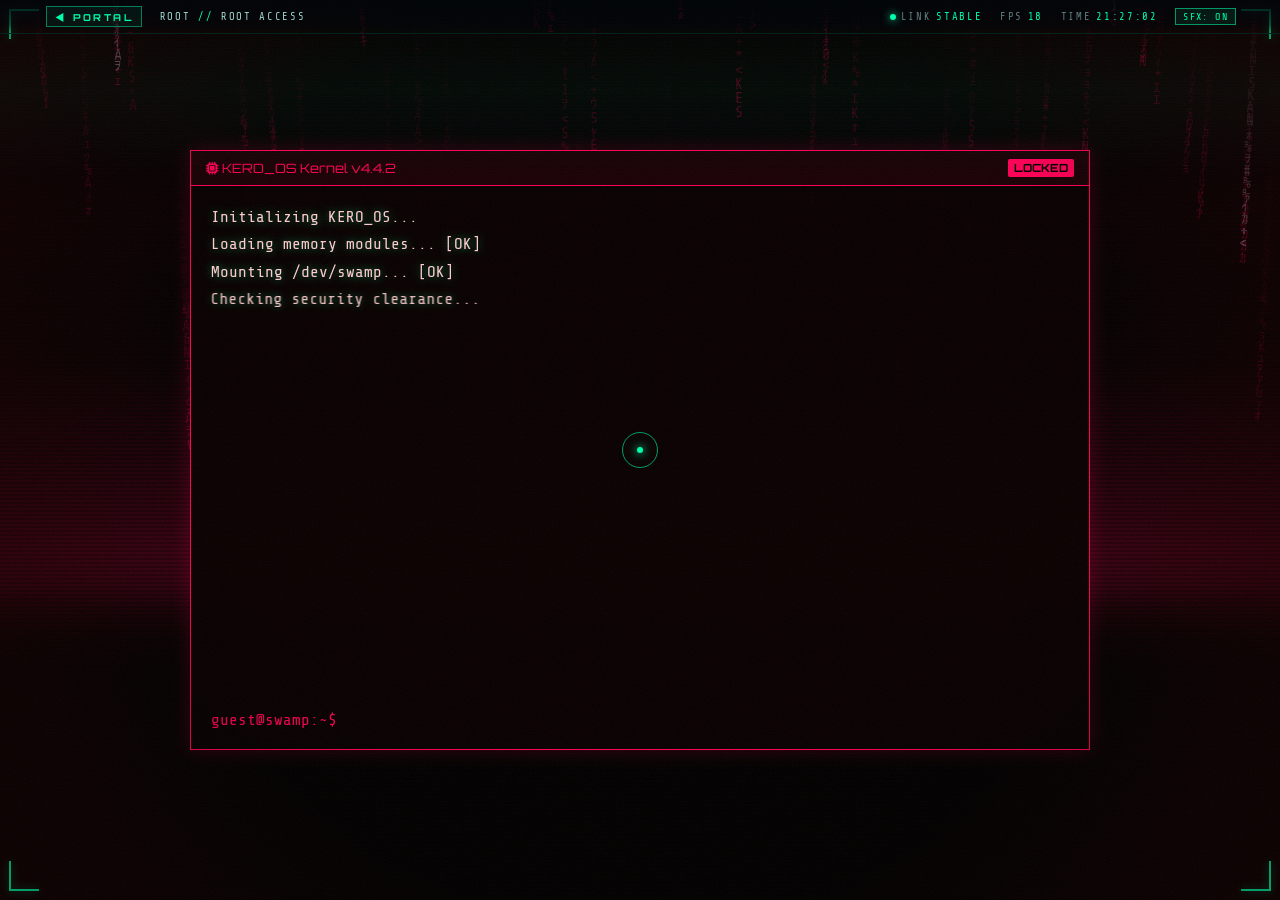
<file: secret.html>
<!DOCTYPE html>
<html lang="ja">
<head>
    <meta charset="UTF-8">
    <meta name="viewport" content="width=device-width, initial-scale=1.0">
    <title>ROOT ACCESS - Am3i</title>
    <!-- Google Fonts -->
    <link href="https://fonts.googleapis.com/css2?family=Orbitron:wght@400;500;700;900&family=Share+Tech+Mono&family=Noto+Sans+JP:wght@300;400;500;700&display=swap" rel="stylesheet">
    <!-- Font Awesome -->
    <link rel="stylesheet" href="https://cdnjs.cloudflare.com/ajax/libs/font-awesome/6.4.0/css/all.min.css">
    
    <style>
        /* --- 変数定義 --- */
        :root {
            --primary-color: #ff0055;
            --secondary-color: #330000;
            --accent-color: #00e6e6;
            --bg-color: #050000;
            --text-color: #ffcccc;
            --terminal-bg: rgba(10, 0, 0, 0.95);
            --snake-color: #aa00ff; /* 蛇モード用 */
            --poison-color: #00ff00; /* 蛇モード用 */
        }

        * {
            margin: 0;
            padding: 0;
            box-sizing: border-box;
        }

        body {
            background-color: var(--bg-color);
            color: var(--text-color);
            font-family: 'Share Tech Mono', 'Noto Sans JP', monospace;
            height: 100vh;
            width: 100vw;
            overflow: hidden;
            display: flex;
            justify-content: center;
            align-items: center;
            transition: background-color 2s ease;
        }

        /* --- Snake Mode Styles --- */
        body.snake-mode {
            --primary-color: #bf00ff;
            --bg-color: #0a0014;
            --text-color: #e0b0ff;
            --terminal-bg: rgba(20, 0, 30, 0.95);
        }
        body.snake-mode .scanlines {
            background: linear-gradient(to bottom, rgba(0,255,0,0.1), rgba(0,0,0,0) 50%);
            background-size: 100% 4px;
        }
        body.snake-mode .terminal-header {
            background: #1a0022;
            color: var(--poison-color);
            border-bottom: 1px solid var(--snake-color);
        }
        body.snake-mode .prompt-text {
            color: var(--poison-color) !important;
        }

        /* ============================================================
           CINEMATIC LAYER — breach / dive states
           (driven by kit/cinematic.js; these are the page-side looks)
           ============================================================ */
        #kero-fx{ position:fixed; inset:0; z-index:24; pointer-events:none; opacity:0;
                  transition:opacity .45s ease-out; }
        body.kero-breach #kero-fx{ opacity:1; }
        body.kero-serpent #kero-fx{ opacity:.55; }

        .terminal-container{ transform-origin:50% 50%; }
        /* the clamp is beat-locked: 560ms per constriction, three of them */
        body.kero-clamping .terminal-container{ animation:kero-clamp 560ms cubic-bezier(.5,0,.3,1) 3; }
        @keyframes kero-clamp{
          0%,100%{ transform:scale(1,1) skewX(0); filter:none; }
          26%{ transform:scale(1.035,.975) skewX(-.7deg); filter:brightness(1.12); }
          62%{ transform:scale(.9,1.055) skewX(2.1deg);  filter:brightness(1.85) contrast(1.25); }
          78%{ transform:scale(1.06,.93) skewX(-1.4deg); filter:brightness(1.2); }
        }
        body.kero-serpent .terminal-container{
          border-color:rgba(191,0,255,.72);
          box-shadow:0 0 0 1px rgba(191,0,255,.2), 0 0 70px rgba(160,0,255,.34),
                     inset 0 0 90px rgba(110,0,190,.16);
        }
        body.kero-dive .terminal-container{ border-color:#00ffa2; box-shadow:0 0 90px rgba(0,255,162,.35), inset 0 0 60px rgba(0,255,162,.1); }
        body.kero-dive #bg-canvas{ opacity:1 !important; }
        body.kero-serpent{
          background-image:radial-gradient(ellipse at 50% 44%, #190030 0%, #0a0016 52%, #04000a 100%);
        }
        body.kero-serpent .crt-overlay{ background:radial-gradient(circle, rgba(0,0,0,0) 48%, rgba(70,0,110,.5) 100%); }
        body.kero-serpent .scanlines{
          background:repeating-linear-gradient(to bottom, rgba(191,0,255,.055) 0 1px, transparent 1px 4px);
          animation:kero-breath 5.2s ease-in-out infinite;
        }
        body.kero-serpent .terminal-header{ background:linear-gradient(90deg,#1a0022,#2b0040 60%,#1a0022); }
        @keyframes kero-breath{ 0%,100%{opacity:1} 50%{opacity:.55} }

        /* the abyss entrance — drawn in, not pasted */
        .kero-dive-link{
          display:inline-flex; align-items:center; gap:.7em; margin-top:.4rem;
          font-family:'Orbitron',sans-serif; font-weight:700; font-size:.92rem; letter-spacing:.24em;
          color:#00ffa2; text-decoration:none; padding:.72em 1.35em; position:relative;
          border:1px solid rgba(0,255,162,.55); background:rgba(0,40,30,.35);
          clip-path:polygon(12px 0,100% 0,100% calc(100% - 12px),calc(100% - 12px) 100%,0 100%,0 12px);
          overflow:hidden; opacity:0; animation:kero-reveal .9s cubic-bezier(.16,1,.3,1) .2s forwards;
          transition:color .3s, box-shadow .3s, transform .3s, background .3s;
        }
        .kero-dive-link::before{
          content:""; position:absolute; inset:0;
          background:linear-gradient(115deg,transparent 30%,rgba(255,255,255,.4) 48%,transparent 62%);
          transform:translateX(-120%); animation:kero-sheen 3.4s ease-in-out 1.1s infinite;
        }
        .kero-dive-link:hover{ color:#000; background:#00ffa2; box-shadow:0 0 34px rgba(0,255,162,.65); transform:translateY(-2px) }
        .kero-dive-link i{ animation:kero-pulse 1.5s ease-in-out infinite; }
        @keyframes kero-reveal{ from{opacity:0; transform:translateY(14px) scale(.94); filter:blur(6px)} to{opacity:1; transform:none; filter:none} }
        @keyframes kero-sheen{ 0%{transform:translateX(-120%)} 55%,100%{transform:translateX(220%)} }
        @keyframes kero-pulse{ 0%,100%{opacity:1; transform:scale(1)} 50%{opacity:.35; transform:scale(.8)} }

        /* glyph-materialised serpent ASCII */
        .kero-ascii{ position:relative; margin:0; font-size:8px; line-height:9px; font-weight:700;
                     color:#d000ff; text-shadow:0 0 8px rgba(208,0,255,.75); }
        .kero-ascii .g{ display:inline-block; opacity:0; transform:translate(var(--dx),var(--dy)) rotate(var(--dr)) scale(.6);
                        filter:blur(5px); animation:g-materialize .46s cubic-bezier(.16,1,.3,1) var(--d) forwards; }
        .kero-ascii .g.set{ color:#eafff2; text-shadow:0 0 10px rgba(191,0,255,.9); }
        @keyframes g-materialize{ to{ opacity:1; transform:none; filter:none } }

        /* verdict banners inside the log */
        .kero-badged{ display:inline-block; font-family:'Orbitron',sans-serif; letter-spacing:.22em; font-size:.66rem;
                      padding:.3em .7em; border:1px solid currentColor; }
        .kero-shake-line{ animation:kero-linejit .34s steps(2) 2 }
        html.kero-black, html.kero-black body{ background:#000!important; }
        html.kero-black body{ opacity:0!important; }
        body.kero-breach .terminal-container, body.kero-serpent .terminal-container{
          transition: box-shadow .6s cubic-bezier(.16,1,.3,1), border-color .6s ease, background .8s ease;
        }
        @keyframes kero-linejit{ 0%{transform:translateX(0)} 25%{transform:translateX(-7px)} 50%{transform:translateX(5px)} 75%{transform:translateX(-3px)} 100%{transform:translateX(0)} }

        /* --- 背景エフェクト --- */
        #bg-canvas {
            position: fixed;
            top: 0; left: 0; width: 100%; height: 100%;
            z-index: -1;
            opacity: 0.5;
            transition: opacity 1.1s ease, filter 1.1s ease;
            filter: saturate(1.1);
        }

        .scanlines {
            position: fixed;
            top: 0;
            left: 0;
            width: 100%;
            height: 100%;
            background: linear-gradient(to bottom, rgba(255,255,255,0), rgba(255,255,255,0) 50%, rgba(0,0,0,0.3) 50%, rgba(0,0,0,0.3));
            background-size: 100% 4px;
            z-index: 10;
            pointer-events: none;
        }

        .crt-overlay {
            position: fixed;
            top: 0;
            left: 0;
            width: 100%;
            height: 100%;
            background: radial-gradient(circle, rgba(255,0,0,0) 60%, rgba(50,0,0,0.4) 100%);
            z-index: 11;
            pointer-events: none;
        }

        /* --- ターミナルコンテナ --- */
        .terminal-container {
            width: 900px;
            max-width: 95%;
            height: 600px;
            max-height: 90vh;
            background: var(--terminal-bg);
            border: 1px solid var(--primary-color);
            box-shadow: 0 0 20px rgba(255, 0, 85, 0.2);
            display: flex;
            flex-direction: column;
            position: relative;
            z-index: 20;
            transition: all 1s ease;
        }

        .terminal-header {
            background: #1a0005;
            border-bottom: 1px solid var(--primary-color);
            padding: 8px 15px;
            display: flex;
            justify-content: space-between;
            align-items: center;
            font-family: 'Orbitron', sans-serif;
            font-size: 0.8rem;
            color: var(--primary-color);
        }

        .status-badge {
            background: var(--primary-color);
            color: #000;
            padding: 2px 6px;
            font-weight: bold;
            border-radius: 2px;
            font-size: 0.7rem;
        }

        .terminal-body {
            flex: 1;
            padding: 20px;
            overflow-y: auto;
            font-size: 1rem;
            line-height: 1.4;
            color: var(--text-color);
            font-family: 'Share Tech Mono', monospace;
        }

        /* --- テキスト装飾 --- */
        .line { margin-bottom: 5px; word-break: break-all; }
        .prompt-text { color: var(--primary-color); margin-right: 10px; }
        .success { color: #00ffaa; }
        .error { color: #ff3333; }
        .warning { color: #ffaa00; }
        .system { color: #888; font-style: italic; }
        .encrypted { color: #ff0055; text-shadow: 0 0 5px red; }
        
        .binary-highlight { color: #00e6e6; font-weight: bold; }
        .hex-highlight { color: #ffcc00; font-weight: bold; }
        .hidden-clue { color: #444; } /* 選択しないと見づらい色 */
        
        /* 蛙メッセージ用 */
        .frog-msg { color: #aaff00; }
        
        /* 蛇メッセージ用 */
        .snake-msg { color: #d000ff; text-shadow: 0 0 5px #d000ff; }

        /* --- 入力エリア --- */
        .input-line {
            display: flex;
            align-items: center;
        }
        
        #cmd-input {
            background: transparent;
            border: none;
            color: #fff;
            font-family: 'Share Tech Mono', monospace;
            font-size: 1rem;
            flex: 1;
            outline: none;
            caret-color: var(--primary-color);
        }

        /* --- グリッチ演出 --- */
        @keyframes glitch {
            0% { transform: translate(0); }
            20% { transform: translate(-2px, 1px); }
            40% { transform: translate(-2px, -1px); }
            60% { transform: translate(2px, 1px); }
            80% { transform: translate(2px, -1px); }
            100% { transform: translate(0); }
        }
        .glitch-text {
            animation: glitch 0.3s infinite;
            display: inline-block;
        }
        
        @keyframes shake {
            0% { transform: translate(1px, 1px) rotate(0deg); }
            10% { transform: translate(-1px, -2px) rotate(-1deg); }
            20% { transform: translate(-3px, 0px) rotate(1deg); }
            30% { transform: translate(3px, 2px) rotate(0deg); }
            40% { transform: translate(1px, -1px) rotate(1deg); }
            50% { transform: translate(-1px, 2px) rotate(-1deg); }
            60% { transform: translate(-3px, 1px) rotate(0deg); }
            70% { transform: translate(3px, 1px) rotate(-1deg); }
            80% { transform: translate(-1px, -1px) rotate(1deg); }
            90% { transform: translate(1px, 2px) rotate(0deg); }
            100% { transform: translate(1px, -2px) rotate(-1deg); }
        }

        /* スクロールバー */
        ::-webkit-scrollbar { width: 8px; }
        ::-webkit-scrollbar-track { background: #111; }
        ::-webkit-scrollbar-thumb { background: var(--primary-color); }
    </style>
<!-- PORTAL_KIT v4.5 -->
<script>window.PORTAL_KIT={title:'ROOT ACCESS',code:'ROOT',accent:'#00ffaa',accentRgb:'0,255,170',mode:'tool',bg:'off',skipIntro:false};</script>
<link rel="stylesheet" href="./kit/portal.css">
<style>/* ROOT polish */
#terminal-output{ text-shadow:0 0 10px rgba(0,255,170,.5); }</style>
<link rel="stylesheet" href="./kit/cinematic.css">
<script src="./kit/cinematic.js"></script>
<script src="./kit/portal.js"></script>
</head>
<body>

    <div class="scanlines"></div>
    <div class="crt-overlay"></div>
    <canvas id="bg-canvas"></canvas>
    <canvas id="kero-fx"></canvas>
    <template id="tpl-serpent">
           /^\/^\
         _|__|  O|
\/     /~     \_/ \
 \____|__________/  \
        \_______      \
                `\     \                 \
                  |     |                  \
                 /      /                    \
                /     /                       \\
              /      /                         \ \
             /     /                            \  \
           /     /             _----_            \   \
          /     /           _-~      ~-_         |   |
         (      (        _-~    _--_    ~-_     _/   |
          \      ~-____-~    _-~    ~-_    ~-_-~    /
            ~-_           _-~          ~-_       _-~
               ~--______-~                ~-___-~
    </template>

    <div class="terminal-container" onclick="document.getElementById('cmd-input').focus()">
        <div class="terminal-header">
            <span><i class="fas fa-microchip"></i> KERO_OS Kernel v4.4.2</span>
            <span id="lock-status" class="status-badge">LOCKED</span>
        </div>
        
        <div class="terminal-body" id="terminal-output">
            <!-- 起動ログ -->
        </div>
        
        <div style="padding: 0 20px 20px 20px;">
            <div class="input-line">
                <span class="prompt-text">guest@swamp:~$</span>
                <input type="text" id="cmd-input" autocomplete="off" spellcheck="false" autofocus>
            </div>
        </div>
    </div>

    <script>
        // --- 設定・状態 ---
        const output = document.getElementById('terminal-output');
        const input = document.getElementById('cmd-input');
        const lockStatus = document.getElementById('lock-status');
        const container = document.querySelector('.terminal-container');
        
        let state = {
            isLocked: true,
            snakeMode: false
        };
        
        /* background rain is driven by the Rain engine below */

        // 起動シークエンス
        const bootLogs = [
            "Initializing KERO_OS...",
            "Loading memory modules... [OK]",
            "Mounting /dev/swamp... [OK]",
            "Checking security clearance...",
            "<span class='error'>[ERROR] Biometric verification failed.</span>",
            "<span class='warning'>[WARNING] Guest access restricted. File system encrypted.</span>",
            "<span class='system'>Hint: The password is hidden in the 'noise' of the Developer Tools Console.</span>",
            "Type 'help' for available commands."
        ];

        // --- 謎解き用データ ---
        // 開発者ツール(F12)に出すヒント (Phase 1)
        const CONSOLE_HINT = `
        %c 🐸 RIBBIT RIBBIT 🐸
        %c ---------------------------------------------------
        %c [SYSTEM LOG] Corrupted Key Segment Found:
        %c "0x46 0x52 0x4f 0x47"
        %c ---------------------------------------------------
        %c (Hex to ASCII...?)
        `;

        // --- コマンド処理システム ---
        const commands = {
            'help': () => {
                let cmds = "<span class='kero-badged' style='color:var(--primary-color)'>MAN</span><br>" +
                    "&nbsp; help &nbsp;&nbsp;- Show this list<br>" +
                    "&nbsp; ls &nbsp;&nbsp;&nbsp;&nbsp;- List directory contents<br>" +
                    "&nbsp; clear &nbsp;- Clear terminal<br>" +
                    "&nbsp; exit &nbsp;&nbsp;- Return to Portal";
                if (state.isLocked) {
                    cmds += "<br>&nbsp; unlock - Unlock file system (Requires Password)";
                } else {
                    cmds += "<br>&nbsp; cat &nbsp;&nbsp;&nbsp;- Read file (Usage: cat [filename])" +
                            "<br>&nbsp; <span class='hidden-clue'>invoke</span> - <span class='system'>the manual does not carry this word</span>";
                }
                if (state.snakeMode) {
                    cmds += "<br><br><span class='snake-msg'>&nbsp; abyss &nbsp;&nbsp;&nbsp;- 深淵へ降下する（引き返し不可）</span>" +
                            "<br><span class='snake-msg'>&nbsp; devour &nbsp;&nbsp;&nbsp;- 実行可能オブジェクトを呑む</span>" +
                            "<br><span class='snake-msg'>&nbsp; shed &nbsp;&nbsp;&nbsp;&nbsp;- 皮を脱ぐ</span>" +
                            "<br><span class='snake-msg'>&nbsp; taunt &nbsp;&nbsp;&nbsp;&nbsp;- 蛇を苛つかせる</span>";
                }
                return cmds;
            },
            'ls': () => {
                if (state.isLocked) {
                    return "<span class='encrypted'><i class='fas fa-lock'></i> profile.dat [ENCRYPTED]</span><br>" +
                           "<span class='encrypted'><i class='fas fa-lock'></i> message.txt [ENCRYPTED]</span><br>" +
                           "<span class='encrypted'><i class='fas fa-lock'></i> secret_project.bin [ENCRYPTED]</span><br>" +
                           "<span class='system'>* Access Denied. Use 'unlock' to decrypt.</span>";
                } else {
                    return "<span class='success'>profile.dat</span><br>" +
                           "<span class='success'>message.txt</span><br>" +
                           "<span class='success'>secret_project.bin</span>";
                }
            },
            'clear': () => {
                SFX.whoosh(.6);
                if (output.animate) {
                    const a = output.animate([
                        { transform: 'none', opacity: 1, filter: 'none' },
                        { transform: 'translateY(-6px) skewX(3deg)', opacity: .35, filter: 'blur(3px) brightness(2)', offset: .35 },
                        { transform: 'translateY(-100%) skewX(-8deg)', opacity: 0, filter: 'blur(8px)' }
                    ], { duration: 380, easing: 'cubic-bezier(.7,0,.84,0)' });
                    a.onfinish = () => { output.innerHTML = ''; output.style.opacity = ''; output.style.transform = ''; };
                } else output.innerHTML = '';
                return "";
            },
            'unlock': (args) => {
                if (!state.isLocked) return "System is already unlocked.";
                if (!args[0]) return "Usage: unlock [password]";
                
                const pass = args[0].toUpperCase();
                // Phase 1 答え: FROG
                if (pass === 'FROG' || pass === 'KAERU' || pass === 'AM3I') {
                    state.isLocked = false;
                    unlockFeedback();
                    KP.scramble(lockStatus, "UNLOCKED", { dur: 460 });
                    lockStatus.style.background = "#00ffaa";
                    KP.scramble(document.querySelector('.prompt-text'), "admin@swamp:~$", { dur: 620 });
                    document.querySelector('.prompt-text').textContent = "admin@swamp:~$";
                    document.querySelector('.prompt-text').style.color = "#00ffaa";
                    if (container.animate) container.animate([
                        { boxShadow: "0 0 0 rgba(0,255,170,0)" },
                        { boxShadow: "0 0 90px rgba(0,255,170,.55), inset 0 0 60px rgba(0,255,170,.18)" },
                        { boxShadow: "0 0 20px rgba(255, 0, 85, .2)" }
                    ], { duration: 1100, easing: "cubic-bezier(.16,1,.3,1)" });
                    
                    // Phase 2へのヒント
                    setTimeout(() => {
                        printLine("<br><span class='warning'>[SYSTEM NOTICE] Converter Modules Loaded:</span>");
                        printLine("<span class='system'> - Binary (0101...) -> ASCII text</span>");
                        printLine("<span class='system'> - Hex (0x4A...) -> ASCII text</span>");
                        printLine("<span class='system'> - Pattern Recognition (Read carefully)</span>");
                        printLine("<span class='highlight'>Combine fragments from ALL files to proceed deeper.</span>");
                    }, 1000);

                    return "<span class='success'>Access Granted. Decryption Complete.</span><br>Welcome back, Amphibian Commander.";
                } else {
                    denyFeedback();
                    KP.fx.bars({ rgb: [255, 40, 60], until: 340, dur: 340, max: 6 });
                    return "<span class='error'>[ACCESS DENIED] Incorrect Password.</span> <span class='system'>試行は記録された。蛙は笑っている。</span>";
                }
            },
            'cat': (args) => {
                if (state.isLocked) return "<span class='error'>[ERROR] File system is encrypted. Unlock first.</span>";
                if (!args[0]) return "Usage: cat [filename]";

                const file = args[0].toLowerCase();
                
                // --- 激ムズ謎解きパート ---
                // 答え: invoke SERPENT
                // 1. invoke (message.txt: 頭文字)
                // 2. SER (profile.dat: Binary)
                // 3. PENT (secret_project.bin: Hex)

                if (file === 'profile.dat' || file === 'profile') {
                    return `
<div style="border:1px solid #00ffaa; padding:10px; color:#00ffaa;">
[USER PROFILE]<br>
ID: Am3i<br>
CLASS: Amphibia<br>
<span class="system"># GENOME SEQUENCE (SEGMENT A):</span><br>
<span class="binary-highlight">01010011 01000101 01010010</span><br>
<br>
HABITAT: Localhost<br>
LIKES: Clean Code, Rain<br>
NOTE: The genome is incomplete. Seek the tail in the binary.<br>
</div>`;
                } else if (file === 'message.txt' || file === 'message') {
                    return `
<div class="frog-msg">
ゲロゲロ...<br>
<br>
<strong>i</strong>nitiate 接続ヲ開始セヨ...<br>
<strong>n</strong>eural 神経回路ヲ繋ゲ...<br>
<strong>v</strong>oice 声ナキ声ヲ聴ケ...<br>
<strong>o</strong>f 深淵ノ...<br>
<strong>k</strong>ernel 核トナル...<br>
<strong>e</strong>ngine 原動力ヲ...<br>
<br>
縦ニ読ミ解キ、ソノ言葉ヲ命令(Command)トセヨ。<br>
<span class="system">(Read the first letters of the bold words)</span>
</div>`;
                } else if (file === 'secret_project.bin' || file.includes('secret')) {
                    return `
<span class="system">Dump of 0x08004000:</span><br>
<pre style="font-size:10px; line-height:12px; color:#aaa;">
00000000: 4B 45 52 4F 5F 4F 53 00  |.KERO_OS.|
00000010: 53 59 53 54 45 4D 5F 48  |.SYSTEM_H|
00000020: 41 4C 54 2E 2E 2E 2E 2E  |ALT.....|
00000030: <span class="hex-highlight">50 45 4E 54</span> 00 00 00 00  |.<span class="hex-highlight">????</span>....|
00000040: 00 00 00 00 00 00 00 00  |........|
</pre>
<span class="system">WARNING: Memory segment 0x30 corrupted. Manual Hex-to-ASCII conversion required for the tail.</span>
`;
                } else {
                    return `<span class='error'>File not found: ${file}</span>`;
                }
            },
            // --- 隠しコマンド: invoke [SERPENT] ---
            'invoke': (args) => {
                if (!args[0]) return "<span class='warning'>Usage: invoke [TARGET_ENTITY]</span><br><span class='system'>Target entity name required. Combine the keys from the files.</span>";
                const target = args[0].toUpperCase();
                if (target === 'SERPENT' || target === 'SNAKE' || target === 'OROCHI' || target === 'SERPENT;') {
                    printLine("<span class='snake-msg' style='font-size:1.35rem;letter-spacing:.1em'>SYSTEM BREACH DETECTED</span> <span class='system'>// 呼んだのは君だ。</span>");
                    serpentBreach();
                    return "";
                }
                denyFeedback();
                return `<span class='error'>Connection failed: Entity '${target}' not found in the void.</span>`;
            },
            /* --- 深淵 --- */
            'abyss': (args) => {
                if (state.isLocked) {
                    denyFeedback();
                    return "<span class='encrypted'>[REFUSED] 深淵は鍵のかかった端末から応答しない。まず 'unlock' だ。</span>";
                }
                printLine("<span class='success'>[PLOT] 座標: 0x08004000 → ARCHIVE_CORE</span> <span class='system'>descending…</span>");
                abyssDive();
                return "";
            },
            'dive': (a) => commands['abyss'](a),
            'devour': () => {
                if (!state.snakeMode) { denyFeedback(); return "<span class='error'>Nothing answers. The Frog cannot eat what owns it.</span>"; }
                SFX.zap();
                KP.filter.tween({ invert: [0, 1] }, 90, 'iC').then(() => KP.filter.tween({ invert: [1, 0] }, 200, 'oC'));
                KP.fx.rings({ rgb: KERO.VIOLET, r0: 8, r1: Math.max(innerWidth, innerHeight) * .9, dur: 1.1, count: 3, chroma: true });
                return "<span class='snake-msg'>devour(THE_FROG) → undefined</span><br><span class='system'>蛇は自分の尾を呑み込んだ。ループは閉じた。/loop? 知らないね。</span>";
            },
            'shed': () => {
                if (!state.snakeMode) { denyFeedback(); return "<span class='error'>nothing to shed.</span>"; }
                SFX.sweep(.6, true);
                KP.filter.tween({ bright: [0, 1], blur: [0, 6] }, 260, 'oC').then(() => KP.filter.tween({ bright: [1, 0], blur: [6, 0] }, 520, 'oQu5'));
                if (container.animate) container.animate([{ transform: 'scale(1)' }, { transform: 'scale(1.06) skewX(-3deg)', filter: 'brightness(2)' }, { transform: 'scale(1)' }], { duration: 760, easing: 'cubic-bezier(.16,1,.3,1)' });
                return "<span class='warning'>SHEDDING…</span><br><span class='system'>古い皮 (v4.4.1) が画面から剥がれ落ちた。下は同じものだ。</span>";
            },
            'taunt': () => {
                if (!state.snakeMode) { denyFeedback(); return "<span class='error'>who do you think you're taunting?</span>"; }
                SFX.snake();
                KP.camera.shake({ amp: 6, dur: 420, decay: 4 });
                const lines = [
                    "`await` を忘れた蛙の記憶が、まだ胃もたれしている。",
                    "貴様にこのスパゲッティが呑めるか？ 480行の `then` 地獄だ。",
                    "技術的負債は利息で生きていく。俺の大好物だ。",
                    "null を返すな。俺が食う。",
                    "「あとで直す」——俺はそれを三回食った。もう飽きた。"
                ];
                return "<span class='snake-msg'>SERPENT.TAUNT()</span><br><span class='encrypted'>" + lines[Math.floor(Math.random() * lines.length)] + "</span>";
            },
            'exit': () => {
                printLine("<span class='system'>Terminating session…</span>");
                SFX.chime();
                const href = 'index.html';
                setTimeout(() => {
                    if (KERO.px) KERO.px.go(href, 'iris', { rgb: [0, 255, 170], label: 'DISENGAGE' });
                    else location.href = href;
                }, 240);
                return "";
            }
        };

        /* ============================================================
           CINEMATIC DIRECTOR — secret.html
           Two authored sequences on top of the shared PX engine:
             · serpentBreach()  — invoke SERPENT   (hostile takeover)
             · abyssDive()      — ENTER THE ABYSS  (cross-page dive)
           Both degrade to a plain, instant state change if the engine
           is unavailable, and never block navigation.
           ============================================================ */
        const promptEl = document.querySelector('.prompt-text');
        const KERO = {
            px: window.PX || null,
            busy: false,
            serpent: null,
            GL: 'ｦｧｨｩｪｫｬｭｮｯｱｲｳ01#%&*+=<>/|ﾊﾋﾌﾍﾎ',
            VIOLET: [191, 0, 255],
            ABYSS:  [0, 255, 162]
        };
        const kwait = ms => new Promise(r => setTimeout(r, ms));
        const kpick = a => a[(Math.random() * a.length) | 0];

        /* no-op shim so the choreography below needs no `if(px)` everywhere */
        const KP = KERO.px || {
            filter: { tween: () => Promise.resolve(), set() {}, reset() {} },
            camera: { tween: () => Promise.resolve(), shake: () => Promise.resolve(), set() {}, reset() {} },
            iris:   { to: () => Promise.resolve(), set() {}, off() {} },
            fx:     { bars: () => ({}), debris: () => ({}), rings: () => ({}), starfield: () => ({}), onFrame: () => ({ kill() {} }) },
            sfx:    new Proxy({}, { get: () => () => {} }),
            flash:  () => Promise.resolve(), bloom: () => Promise.resolve(),
            caption: () => ({ kill() {}, setText() {} }), rail: () => ({ set() {}, kill() {} }),
            shatter: () => ({ done: Promise.resolve(), restore() {} }),
            assemble: () => Promise.resolve(),
            glitch:  () => Promise.resolve(), scramble: () => Promise.resolve(),
            veil:   { on() {}, off: () => Promise.resolve(), in: () => Promise.resolve() },
            handoff: null
        };
        const SFX = KP.sfx;

        /* ---------- the serpent, drawn (not pasted) ---------- */
        const Serpent = (function () {
            let cv = null, ctx = null, rafId = 0, running = false, t0 = 0, last = 0, S = null, dpr = 1;

            function ensure() {
                if (cv) return true;
                cv = document.getElementById('kero-fx');
                if (!cv) return false;
                ctx = cv.getContext('2d');
                if (!ctx) return false;
                addEventListener('resize', size, { passive: true });
                size();
                return true;
            }
            function size() {
                if (!cv) return;
                dpr = Math.min(devicePixelRatio || 1, 1.6);
                cv.width = Math.floor(innerWidth * dpr); cv.height = Math.floor(innerHeight * dpr);
                cv.style.width = innerWidth + 'px'; cv.style.height = innerHeight + 'px';
                ctx.setTransform(dpr, 0, 0, dpr, 0, 0);
            }
            function ribbon(pts, radFn, fill, edge, lw) {
                const L = [], R = [];
                for (let i = 0; i < pts.length; i++) {
                    const p = pts[i], q = pts[Math.max(0, i - 1)], r = pts[Math.min(pts.length - 1, i + 1)];
                    const dx = r.x - q.x, dy = r.y - q.y, len = Math.hypot(dx, dy) || 1;
                    const nx = -dy / len, ny = dx / len, w = radFn(i / (pts.length - 1), p);
                    L.push({ x: p.x + nx * w, y: p.y + ny * w });
                    R.push({ x: p.x - nx * w, y: p.y - ny * w });
                }
                ctx.beginPath(); ctx.moveTo(L[0].x, L[0].y);
                for (let j = 1; j < L.length; j++) ctx.lineTo(L[j].x, L[j].y);
                for (let k = R.length - 1; k >= 0; k--) ctx.lineTo(R[k].x, R[k].y);
                ctx.closePath();
                if (fill) { ctx.fillStyle = fill; ctx.fill(); }
                if (edge) { ctx.strokeStyle = edge; ctx.lineWidth = lw || 1.1; ctx.stroke(); }
                return { L, R };
            }
            function coilPoints(t, prog, dir, phase) {
                const W = innerWidth, H = innerHeight, cx = W / 2, cy = H / 2, pts = [], N = 150;
                for (let i = 0; i <= N; i++) {
                    const u = i / N;
                    const a = u * Math.PI * 2 * 1.55 + t * (0.5 + prog * 1.3) * dir + phase;
                    const base = 1 - prog * 0.44;
                    const rx = W * 0.68 * base * (0.5 + 0.5 * Math.abs(Math.cos(a * 0.5 + 0.4)));
                    const ry = H * 0.74 * base * (0.5 + 0.5 * Math.abs(Math.sin(a * 0.5 - 0.2)));
                    const wob = 1 + 0.055 * Math.sin(a * 3 + t * 2.4) + 0.03 * Math.sin(a * 7 - t * 1.3);
                    pts.push({ x: cx + Math.cos(a) * rx * wob, y: cy + Math.sin(a) * ry * wob, u });
                }
                return pts;
            }
            function eye(x, y, s, open, look) {
                ctx.save(); ctx.translate(x, y);
                ctx.beginPath(); ctx.ellipse(0, 0, s * 1.25, s * (0.9 * open), 0, 0, Math.PI * 2);
                const g = ctx.createRadialGradient(-s * .3, -s * .3, s * .1, 0, 0, s * 1.4);
                g.addColorStop(0, '#fff2b0'); g.addColorStop(.45, '#ff9d00'); g.addColorStop(1, '#5a1000');
                ctx.fillStyle = g; ctx.fill();
                ctx.shadowColor = 'rgba(255,140,0,.9)'; ctx.shadowBlur = s * 2.4;
                ctx.fill();
                ctx.shadowBlur = 0;
                ctx.beginPath();
                ctx.ellipse(look * s * .28, 0, s * .26, s * (0.86 * open), 0, 0, Math.PI * 2);
                ctx.fillStyle = '#08000c'; ctx.fill();
                ctx.restore();
            }
            function draw(now) {
                if (!running) return;
                const dt = Math.min((now - last) / 1000, .05); last = now;
                const t = (now - t0) / 1000, W = innerWidth, H = innerHeight;
                S.t += dt;
                ctx.clearRect(0, 0, W, H);
                if (S.mode === 'idle') { drawIdle(t); rafId = requestAnimationFrame(draw); return; }

                const prog = S.prog, sq = S.squeeze;
                for (let c = 0; c < 2; c++) {
                    const dir = c ? -1 : 1;
                    const pts = coilPoints(S.t, prog, dir, c * 2.1);
                    const thick = (10 + 34 * prog) * (1 + sq * .3);
                    const alpha = .34 + .5 * prog;
                    const rad = (u) => thick * Math.pow(Math.sin(Math.min(1, u * .98) * Math.PI), .55) * (1 + .18 * Math.sin(u * 22 + S.t * 3));
                    /* silhouette */
                    ctx.save();
                    ctx.globalAlpha = alpha;
                    ctx.shadowColor = 'rgba(160,0,255,.85)'; ctx.shadowBlur = 26 * (0.4 + prog);
                    ribbon(pts, rad, 'rgba(26,0,40,.92)', 'rgba(191,0,255,.55)', 1.2);
                    ctx.restore();
                    /* belly banding = readable scales */
                    const e = ribbon(pts, rad, null, null);
                    ctx.save(); ctx.globalAlpha = (.22 + .4 * prog);
                    for (let i = 2; i < e.L.length - 1; i += 3) {
                        ctx.beginPath();
                        ctx.moveTo(e.L[i].x, e.L[i].y); ctx.lineTo(e.R[i].x, e.R[i].y);
                        ctx.lineTo(e.R[i + 1].x, e.R[i + 1].y); ctx.lineTo(e.L[i + 1].x, e.L[i + 1].y);
                        ctx.closePath();
                        ctx.fillStyle = (i % 6 === 2) ? 'rgba(255,120,255,.5)' : 'rgba(70,0,110,.55)';
                        ctx.fill();
                    }
                    ctx.restore();
                    /* specular crest */
                    ctx.save(); ctx.globalAlpha = .5 * (0.35 + prog);
                    ctx.strokeStyle = 'rgba(255,220,255,.75)'; ctx.lineWidth = 1.6;
                    ctx.beginPath();
                    for (let i = 0; i < pts.length; i++) {
                        const nx = (e.L[i].x - e.R[i].x) * .26, ny = (e.L[i].y - e.R[i].y) * .26;
                        const X = pts[i].x + nx, Y = pts[i].y + ny;
                        i ? ctx.lineTo(X, Y) : ctx.moveTo(X, Y);
                    }
                    ctx.stroke(); ctx.restore();
                    /* head */
                    const hp = pts[pts.length - 1], np = pts[pts.length - 3];
                    const ang = Math.atan2(hp.y - np.y, hp.x - np.x);
                    const hs = thick * (1.7 + prog * 1.1);
                    ctx.save(); ctx.translate(hp.x, hp.y); ctx.rotate(ang);
                    ctx.shadowColor = 'rgba(190,0,255,.9)'; ctx.shadowBlur = 30 * prog;
                    ctx.beginPath(); ctx.ellipse(0, 0, hs * 1.5, hs * .92, 0, 0, Math.PI * 2);
                    const hg = ctx.createLinearGradient(0, -hs, 0, hs);
                    hg.addColorStop(0, '#40065c'); hg.addColorStop(.5, '#1b0028'); hg.addColorStop(1, '#0b0012');
                    ctx.fillStyle = hg; ctx.fill();
                    ctx.strokeStyle = 'rgba(215,120,255,.6)'; ctx.lineWidth = 1.2; ctx.stroke();
                    ctx.shadowBlur = 0;
                    const bl = (Math.sin(S.t * 1.7 + c * 2) > .965) ? .12 : 1;
                    eye(-hs * .1, -hs * .38, hs * .3, bl, 0);
                    eye(-hs * .1, hs * .38, hs * .3, bl, 0);
                    if (Math.sin(S.t * 2.6 + c) > .93) {         /* tongue flick */
                        ctx.strokeStyle = '#ff2d6f'; ctx.lineWidth = 2;
                        ctx.beginPath(); ctx.moveTo(hs * 1.3, 0); ctx.lineTo(hs * 2.3, -hs * .3);
                        ctx.moveTo(hs * 1.3, 0); ctx.lineTo(hs * 2.3, hs * .3); ctx.stroke();
                    }
                    ctx.restore();
                }
                if (S.lunge > 0) {
                    const r = S.lunge * Math.max(W, H) * 1.15;
                    const g = ctx.createRadialGradient(W / 2, H / 2, r * .1, W / 2, H / 2, r);
                    g.addColorStop(0, '#000'); g.addColorStop(.72, 'rgba(10,0,18,.96)');
                    g.addColorStop(.9, 'rgba(160,0,255,.5)'); g.addColorStop(1, 'rgba(191,0,255,0)');
                    ctx.fillStyle = g; ctx.beginPath(); ctx.arc(W / 2, H / 2, r, 0, Math.PI * 2); ctx.fill();
                }
                S.squeeze *= Math.pow(.02, dt);
                rafId = requestAnimationFrame(draw);
            }
            let blinkT = 0;
            function drawIdle(t) {
                /* two eyes, low-opacity, breathing — the vessel is watched */
                const W = innerWidth, H = innerHeight;
                blinkT -= 1 / 60;
                if (blinkT < -3.4) blinkT = .16;
                const open = blinkT > 0 ? .12 : 1;
                const px2 = (KERO.px ? KERO.px.pointer.x : .5), py2 = (KERO.px ? KERO.px.pointer.y : .5);
                const lx = (px2 - .5) * 2, ly = (py2 - .5) * 2;
                ctx.save(); ctx.globalAlpha = .5;
                for (let i = 0; i < 2; i++) {
                    const x = W * (i ? .615 : .385) + lx * 9, y = H * .135 + ly * 6 + Math.sin(t * .9 + i) * 3;
                    eye(x, y, 9, open, lx);
                }
                ctx.restore();
            }
            return {
                open(o) {
                    if (!ensure()) return;
                    if (S) Object.assign(S, o || {});
                    else S = Object.assign({ prog: 0, squeeze: 0, lunge: 0, t: 0, mode: 'coil' }, o || {});
                    if (running) return;
                    running = true; t0 = last = performance.now(); rafId = requestAnimationFrame(draw);
                },
                close() { running = false; cancelAnimationFrame(rafId); if (ctx) ctx.clearRect(0, 0, innerWidth, innerHeight); },
                set(k, v) { if (S) S[k] = v; }, get state() { return S; }
            };
        })();

        /* ---------- glyph materialiser for the ASCII serpent ---------- */
        function materialize(host) {
            const spans = [].slice.call(host.querySelectorAll('.g'));
            const t0 = performance.now();
            spans.forEach(s => { s._dl = parseFloat(s.style.getPropertyValue('--d')) || 0; s._c = s.textContent; });
            (function loop() {
                const t = performance.now() - t0; let alive = false;
                for (let i = 0; i < spans.length; i++) {
                    const s = spans[i]; if (s._done) continue;
                    const e = t - s._dl;
                    if (e > 230) { s.textContent = s._c; s._done = true; s.classList.add('set'); continue; }
                    alive = true;
                    if (e > 0 && Math.random() < .55) s.textContent = kpick(KERO.GL);
                }
                if (alive) requestAnimationFrame(loop);
            })();
        }
        function buildAscii(container, art) {
            const pre = document.createElement('pre');
            pre.className = 'kero-ascii';
            const lines = art.replace(/\s+$/, '').split('\n');
            lines.forEach((line, li) => {
                for (let i = 0; i < line.length; i++) {
                    const sp = document.createElement('span');
                    sp.className = 'g';
                    sp.textContent = line[i] === ' ' ? '\u00a0' : line[i];
                    sp.style.setProperty('--d', (li * 24 + Math.abs(i - line.length / 2) * 2.4 + Math.random() * 120).toFixed(0) + 'ms');
                    sp.style.setProperty('--dx', (Math.random() * 190 - 95).toFixed(0) + 'px');
                    sp.style.setProperty('--dy', (-30 - Math.random() * 150).toFixed(0) + 'px');
                    sp.style.setProperty('--dr', (Math.random() * 200 - 100).toFixed(0) + 'deg');
                    pre.appendChild(sp);
                }
                pre.appendChild(document.createTextNode('\n'));
            });
            container.appendChild(pre);
            return pre;
        }

        /* ---------- corrupted echo of what the operator just typed ---------- */
        function corruptEcho(el, dur) {
            if (!el) return Promise.resolve();
            const txt = el.textContent || '', t0 = performance.now();
            return new Promise(res => {
                (function loop() {
                    const t = Math.max(0, Math.min(1, (performance.now() - t0) / (dur || 500)));
                    el.textContent = txt.split('').map((ch, i) =>
                        ch === ' ' ? ' ' : (i / txt.length < t * 1.15 ? ch : kpick(KERO.GL))).join('');
                    if (t < 1) requestAnimationFrame(loop); else { el.textContent = txt; res(); }
                })();
            });
        }
        function jitterLog() {
            const lines = [].slice.call(output.querySelectorAll('.line')).slice(-14);
            lines.forEach((l, i) => {
                l.classList.add('kero-shake-line');
                if (l.animate) l.animate([
                    { transform: 'none', filter: 'none' },
                    { transform: 'translateX(' + (Math.random() * 26 - 13).toFixed(1) + 'px) skewX(' + (Math.random() * 6 - 3).toFixed(1) + 'deg)', filter: 'hue-rotate(' + (Math.random() * 120 - 60).toFixed(0) + 'deg)', offset: .3 },
                    { transform: 'translateX(' + (Math.random() * 12 - 6).toFixed(1) + 'px)', offset: .7 },
                    { transform: 'none', filter: 'none' }
                ], { duration: 420 + Math.random() * 420, delay: i * 26, easing: 'steps(3)' });
                setTimeout(() => l.classList.remove('kero-shake-line'), 1400);
            });
        }

        /* ============================================================
           SEQUENCE 01 — invoke SERPENT
        ============================================================ */
        async function serpentBreach() {
            if (KERO.busy) return;
            KERO.busy = true;
            state.snakeMode = true;
            input.disabled = true;
            const term = container;
            document.body.classList.add('kero-breach');
            lockStatus.textContent = 'BREACH';
            lockStatus.style.background = '#bf00ff';
            lockStatus.style.color = '#12000e';
            Rain.boost(2.4);
            Rain.setMode('alert+');

            try {
                /* — 1 · DECOHERENCE ——————————————————————————— */
                SFX.snake(); SFX.hiss(1.2);
                KP.caption('ENTITY 0x53E9', 'SERPENT // HANDSHAKE FORCED', { rgb: KERO.VIOLET });
                KP.filter.tween({ chroma: [0, 10], warp: [0, 7], bright: [0, .2] }, 320, 'oC');
                jitterLog();
                const lastLine = (output.lastElementChild && (output.lastElementChild.querySelector('span') || output.lastElementChild));
                corruptEcho(lastLine, 480);
                await kwait(420);
                SFX.riser(1.15);
                KP.filter.tween({ warp: [7, 22], tear: [0, 14], chroma: [10, 28], bright: [.2, .5], sat: [0, 1.2] }, 1050, 'iQu');
                KP.camera.tween({ scale: 1.075 }, 1150, 'ioQu5');
                KP.camera.shake({ amp: 11, dur: 1150, decay: 1.7, roll: 1 });
                KP.fx.bars({ rgb: KERO.VIOLET, until: 1400, dur: 1400, max: 9, thick: 30 });
                KP.fx.debris({ rgb: KERO.VIOLET, count: 190, pull: 1400, swirl: 900, dur: 2.6 });
                printLine("<span class='kero-badged' style='color:#bf00ff'>PERMISSION 775 → 777</span> <span class='system'>…権限を書き換えている。止められない。</span>");
                await kwait(760);

                /* — 2 · CONSTRICTION ————————————————————————— */
                const rail = KP.rail('CONSTRICTION', { rgb: KERO.VIOLET });
                document.body.classList.add('kero-clamping');
                Serpent.open({ prog: 0 });
                Rain.setMode('serpent');
                const DUR = 1750, st = performance.now();
                const beats = [.22, .5, .78];
                let bi = 0;
                await new Promise(res => {
                    (function loop() {
                        const p = Math.min(1, (performance.now() - st) / DUR);
                        Serpent.set('prog', p);
                        rail.set(p);
                        for (; bi < beats.length && p >= beats[bi]; bi++) {
                            SFX.impact(1);
                            SFX.stutter(7, 200);
                            Serpent.set('squeeze', 1);
                            KP.camera.shake({ amp: 20, dur: 320, decay: 5, roll: 1.4 });
                            KP.filter.tween({ chroma: [26, 40], bright: [.4, .85] }, 130, 'iC').then(() => KP.filter.tween({ chroma: [40, 20], bright: [.85, .35] }, 220, 'oC'));
                            if (term.animate) term.animate([{ filter: 'brightness(2.4) contrast(1.6)' }, { filter: 'none' }], { duration: 260, easing: 'steps(2)' });
                            Rain.boost(2.8);
                        }
                        if (p < 1) requestAnimationFrame(loop); else res();
                    })();
                });
                rail.kill();
                document.body.classList.remove('kero-clamping');
                KP.caption('THE VESSEL IS REPLACED', 'KERO_OS // SUPERSEDED', { rgb: KERO.VIOLET });

                /* — 3 · DEVOUR ——————————————————————————————— */
                SFX.scream();
                Serpent.open({ mode: 'coil', prog: 1, lunge: 0 });
                KP.fx.debris({ rgb: KERO.VIOLET, count: 240, pull: 3600, swirl: 1600, dur: 1.0 });
                KP.camera.tween({ scale: 1.42, rot: 3.5 }, 620, 'iQu');
                KP.filter.tween({ warp: [22, 44], tear: [14, 34], chroma: [28, 52], invert: [0, .55], blur: [0, 3] }, 560, 'iQu');
                const sh = KP.shatter(term, { rgb: KERO.VIOLET, slices: 20, dur: 900, spread: 1.5, fall: .5, spin: 2, hide: [term] });
                await kwait(300);
                const lungeStart = performance.now();
                await new Promise(res => {
                    (function loop() {
                        const p = Math.min(1, (performance.now() - lungeStart) / 540);
                        Serpent.set('lunge', p * p);
                        if (p < 1) requestAnimationFrame(loop); else res();
                    })();
                });
                await kwait(220);
                SFX.impact(1.5); SFX.sub_drop();
                await KP.iris.to({ from: 1.5, to: 0, dur: 460, edge: .04, rgb: KERO.VIOLET, tint: '#08000f' });
                KP.veil.on();
                KP.filter.reset(); KP.camera.reset();
                await kwait(220);

                /* — 4 · AWAKEN ——————————————————————————————— */
                document.body.classList.remove('kero-breach');
                document.body.classList.add('kero-serpent', 'snake-mode');
                Rain.setMode('serpent');
                promptEl.textContent = 'serpent@abyss:~$';
                promptEl.style.color = '#00ff00';
                KP.veil.off(140);
                await Promise.all([
                    KP.iris.to({ from: 0, to: 1.6, dur: 780, edge: .17, rgb: KERO.VIOLET }),
                    KP.assemble(term, { rgb: KERO.VIOLET, slices: 14, dur: 700, stagger: 14 })
                ]);
                KP.iris.off();
                const banner = document.createElement('div');
                banner.className = 'line';
                banner.innerHTML = "<span class='snake-msg' style='font-size:1.02rem;letter-spacing:.16em'>WELCOME TO THE SNAKE DEN.<br>The Frog was merely a vessel.</span>";
                output.appendChild(banner);
                const pre = buildAscii(output, serpentArt());
                materialize(pre);
                output.scrollTop = output.scrollHeight;
                SFX.portal(); SFX.chime(true);
                Serpent.set('lunge', 0);
                await kwait(60);
                /* the invitation */
                const wrap = document.createElement('div');
                wrap.className = 'line';
                wrap.innerHTML = "<a class='kero-dive-link' href='abyss.html' id='abyss-link' data-px-skip><i>◉</i> ENTER THE ABYSS</a>" +
                    "<div class='system' style='margin-top:.45rem;font-size:.8rem'>archive 04 // 蛇の腹の中で、蛙はStill Running している。</div>";
                output.appendChild(wrap);
                wrap.querySelector('a').addEventListener('click', e => { e.preventDefault(); abyssDive(); });
                output.scrollTop = output.scrollHeight;
                await kwait(900);
                Serpent.open({ mode: 'idle' });
                if (window.PK && PK.toast) PK.toast('ANCIENT ONE AWAKENS', '蛇が ROOT を乗っ取った。入力は受け付けられる。', true);
                printLine("<span class='system'>new commands: <span class='snake-msg'>abyss</span> · devour · shed · taunt</span>");
            } catch (err) {
                try { console.warn('[KERO] breach degraded —', err && err.message, err); } catch (e) { }
                document.body.classList.add('snake-mode', 'kero-serpent');
                Serpent.close();
                try { KP.iris.off(); KP.veil.off(120); term.style.visibility = ''; } catch (e) { }
            } finally {
                KP.filter.reset(); KP.camera.reset();
                input.disabled = false; input.focus();
                KERO.busy = false;
            }
        }
        function serpentArt() {
            const t = document.getElementById('tpl-serpent');
            if (!t) return '';
            // strip the wrapper's own newlines, never the art's indentation
            return (t.innerHTML || '').replace(/^[\s\u00a0]*\n/, '').replace(/\s+$/, '');
        }

        /* ============================================================
           SEQUENCE 02 — enter the abyss (cross-page dive)
        ============================================================ */
        async function abyssDive() {
            if (KERO.busy) return;
            KERO.busy = true;
            input.disabled = true;
            Serpent.close();
            if (KERO.px) { try { KERO.px.veil.on(); } catch (e) { } }
            document.body.classList.add('kero-dive');
            Rain.setMode('dive');
            printLine("<span class='kero-badged' style='color:#00ffa2'>DIVE AUTHORIZED</span> <span class='system'>pressure hold · no return ticket</span>");
            SFX.boot(); SFX.hiss(.9);
            const rgb = KERO.ABYSS;
            let rail = KP.rail('DESCENT', { rgb });
            const t0 = performance.now(), TOTAL = 2500;
            (function up() {
                const p = Math.min(1, (performance.now() - t0) / TOTAL);
                rail.set(p, p > .82 ? 'HOLD' : '');
                if (p < 1) setTimeout(up, 40);
            })();
            KP.caption('PRESSURE HOLD', 'DESCENT TO ARCHIVE_CORE', { rgb });
            SFX.riser(1.5);
            KP.filter.tween({ warp: [0, 12], chroma: [0, 16], sat: [0, .7], bright: [0, .18] }, 1000, 'oC');
            KP.camera.tween({ scale: 1.16, rot: -1.6 }, 1700, 'ioQu5');
            await kwait(680);
            SFX.crack();
            KP.glitch(container, { dur: 420, slices: 7, rgb });
            const sh = KP.shatter(container, { rgb, slices: 18, dur: 1500, spread: 1.15, fall: .8, spin: 1.7, hide: [container] });
            KP.fx.debris({ rgb, count: 230, pull: 2900, swirl: 1500, dur: 2.2 });
            KP.fx.rings({ rgb, r0: 20, r1: Math.max(innerWidth, innerHeight), dur: 1.6, count: 4, chroma: true });
            Rain.boost(4.5);
            SFX.stutter(20, 900);
            await kwait(700);
            KP.caption('EVENT HORIZON', 'LIGHT IS NOT COMING BACK', { rgb });
            SFX.sweep(1.0, false);
            KP.filter.tween({ warp: [12, 30], tear: [0, 18], chroma: [16, 40], blur: [0, 2.5], bright: [.18, -.25] }, 800, 'iQu');
            await KP.iris.to({ from: 1.5, to: 0, dur: 1100, edge: .05, rgb, tint: '#000409' });
            KP.veil.on();
            try { sh.restore(); } catch (e) { }
            document.documentElement.classList.add('kero-black');
            KP.camera.reset();
            SFX.heartbeat(2, .34);
            Rain.setMode('void');
            await kwait(340);
            if (KP.handoff) { try { KP.handoff.write('dive', { rgb, x: .5, y: .5 }); } catch (e) { } }
            location.href = 'abyss.html';
        }

        /* ---------- small feedbacks for the ordinary commands ---------- */
        function denyFeedback(msg) {
            SFX.deny();
            KP.filter.tween({ chroma: [0, 16], tear: [0, 10] }, 140, 'iC').then(() => KP.filter.tween({ chroma: [16, 0], tear: [10, 0] }, 260, 'oC'));
            KP.camera.shake({ amp: 9, dur: 260, decay: 6 });
            if (container.animate) container.animate([{ borderColor: '#ff3333' }, { borderColor: '' }], { duration: 420, easing: 'steps(3)' });
            KP.fx.bars({ rgb: [255, 40, 60], until: 260, dur: 260, max: 5 });
        }
        function unlockFeedback() {
            SFX.chime(true);
            KP.filter.tween({ bright: [0, .55], chroma: [0, 12] }, 220, 'oC').then(() => KP.filter.tween({ bright: [.55, 0], chroma: [12, 0] }, 420, 'oQu5'));
            KP.bloom({ rgb: [0, 255, 170], dur: 900, peak: .55 });
            KP.fx.rings({ rgb: [0, 255, 170], r0: 10, r1: Math.max(innerWidth, innerHeight) * .8, dur: 1.1, count: 3, chroma: true });
            KP.flash({ rgb: [0, 255, 170], peak: .28, dur: 320, silent: true });
        }

        // --- 処理実行 ---
        function printLine(text, isHTML = true) {
            const div = document.createElement('div');
            div.className = 'line';
            if (isHTML) div.innerHTML = text;
            else div.textContent = text;
            output.appendChild(div);
            output.scrollTop = output.scrollHeight;
        }

        async function init() {
            // コンソールヒント出力
            console.log(CONSOLE_HINT, 
                "color: #00ffaa; font-size: 20px; font-weight: bold;", 
                "color: #888;", 
                "color: #ff3333;", 
                "color: #fff; background: #330000; padding: 5px;",
                "color: #888;", 
                "color: #aaa; font-style: italic;"
            );

            // ブートログ表示 — 1行ずつ「打ち込まれ」て、サチりと共に着地する
            for (let line of bootLogs) {
                const el = document.createElement('div');
                el.className = 'line';
                output.appendChild(el);
                const plain = line.replace(/<[^>]+>/g, '');
                let isHtml = /<[^>]+>/.test(line);
                if (isHtml) { el.innerHTML = line; }
                else {
                    let i = 0;
                    await new Promise(res => {
                        (function ty() {
                            el.textContent = plain.slice(0, ++i);
                            if (i % 3 === 0) SFX.tick();
                            output.scrollTop = output.scrollHeight;
                            if (i < plain.length) setTimeout(ty, 9 + Math.random() * 12);
                            else res();
                        })();
                    });
                }
                if (el.animate) el.animate([{ opacity: 0, transform: 'translateX(-14px)', filter: 'blur(4px)' },
                                            { opacity: 1, transform: 'none', filter: 'none' }],
                    { duration: 260, easing: 'cubic-bezier(.16,1,.3,1)' });
                await new Promise(r => setTimeout(r, 120 + Math.random() * 220));
                output.scrollTop = output.scrollHeight;
            }
            if (window.PK && PK.toast) PK.toast('ROOT ACCESS', '端末は起動した。あとは解読するだけだ。');
        }

        // コマンド入力イベント
        const KERO_HIST = []; let kHistI = -1;
        input.addEventListener('keydown', (e) => {
            /* ↑/↓ 履歴、Tab 補完 */
            if (e.key === 'ArrowUp' && !state._editing) {
                const c = ['help','ls','clear','exit'].concat(state.isLocked ? ['unlock'] : ['cat']).concat(state.snakeMode ? ['abyss','devour','taunt'] : []);
                if (kHistI < 0 && KERO_HIST.length === 0) { kHistI = c.length; }
                const src = KERO_HIST.length ? KERO_HIST : c;
                kHistI = Math.max(0, kHistI - 1);
                input.value = src[kHistI] || '';
                e.preventDefault(); return;
            }
            if (e.key === 'ArrowDown') {
                const src = KERO_HIST.length ? KERO_HIST : [];
                kHistI = Math.min(src.length, kHistI + 1);
                input.value = src[kHistI] || '';
                e.preventDefault(); return;
            }
            if (e.key === 'Tab') {
                e.preventDefault();
                const all = ['help','ls','cat','clear','unlock','invoke','abyss','devour','shed','taunt','exit'];
                const v = input.value.trim().toLowerCase();
                if (v) {
                    const hit = all.filter(k => k.indexOf(v) === 0);
                    if (hit.length === 1) { input.value = hit[0] + ' '; SFX.tick(); }
                    else if (hit.length > 1) printLine("<span class='system'>" + hit.join('  ') + "</span>");
                }
                return;
            }
            if (e.key === 'Enter') {
                const val = input.value.trim();
                if (!val) return;
                
                // ユーザー入力を表示
                let prompt = state.isLocked ? "guest@swamp:~$" : "admin@swamp:~$";
                if(state.snakeMode) prompt = "serpent@abyss:~$";

                let promptColor = state.isLocked ? "var(--primary-color)" : "#00ffaa";
                if(state.snakeMode) promptColor = "#00ff00";
                
                const userLine = `<span style="color:${promptColor}; margin-right:10px;">${prompt}</span>${val}`;
                printLine(userLine);
                
                // コマンド解析
                KERO_HIST.push(val); kHistI = -1;
                const args = val.split(/\s+/);
                const cmd = args.shift().toLowerCase();
                
                let response = "";
                if (commands[cmd]) {
                    response = commands[cmd](args);
                } else {
                    denyFeedback();
                    response = `<span class='error'>Command not found: ${cmd}. Type 'help' for assistance.</span>`;
                }
                
                if (response) printLine(response);
                
                input.value = "";
            }
        });

        // 常にフォーカス
        document.addEventListener('click', () => {
            if(!input.disabled) input.focus();
        });

        // スタート
        init();

        /* ============================================================
           BACKGROUND ENGINE — "digital rain", rebuilt
           head-bright columns, flicker, additive trails, and a
           vortex pull that ramps up during the dive.
           modes: alert / alert+ / serpent / dive / void
           ============================================================ */
        const Rain = (function () {
            const rcv = document.getElementById('bg-canvas');
            const rx = rcv ? rcv.getContext('2d') : null;
            const GLY = '01SNAKEｦｧｨｩｪｫｬｭｮｯｱｲｳｴｵｶｷ#$%&*+=<>';
            const PAL = {
                'alert': { base: [255, 0, 85], head: [255, 225, 235], wash: .055, op: .5, pull: .02, sp: 1 },
                'alert+': { base: [255, 60, 140], head: [255, 245, 250], wash: .11, op: .85, pull: .5, sp: 2.1 },
                'serpent': { base: [172, 0, 255], head: [230, 190, 255], wash: .05, op: .62, pull: .05, sp: 1.15 },
                'dive': { base: [0, 255, 170], head: [240, 255, 250], wash: .16, op: 1, pull: 2.4, sp: 3.2 },
                'void': { base: [30, 30, 44], head: [70, 70, 96], wash: .34, op: 1, pull: 3.4, sp: 4.4 }
            };
            let W = 0, H = 0, DPR = 1, cols = [], FS = 15, mode = 'alert', energy = 1, raf = 0, last = 0, dirty = false;

            function size() {
                if (!rx) return;
                DPR = Math.min(devicePixelRatio || 1, 1.5);
                W = innerWidth; H = innerHeight;
                rcv.width = Math.floor(W * DPR); rcv.height = Math.floor(H * DPR);
                rcv.style.width = W + 'px'; rcv.style.height = H + 'px';
                rx.setTransform(DPR, 0, 0, DPR, 0, 0);
                rx.fillStyle = '#050000'; rx.fillRect(0, 0, W, H);
                build();
            }
            function build() {
                const n = Math.ceil(W / FS) + 1;
                cols = [];
                for (let i = 0; i < n; i++) {
                    cols.push({
                        x: i * FS + FS * .5, y: Math.random() * -H * .9,
                        sp: 80 + Math.random() * 230, hot: Math.random() < .07, ph: Math.random() * 7, tail: 0
                    });
                }
            }
            function frame(now) {
                raf = requestAnimationFrame(frame);
                const dt = Math.min((now - last) / 1000, .05); last = now;
                if (!rx || document.hidden) return;
                const p = PAL[mode] || PAL.alert;
                energy += (1 - energy) * Math.min(1, dt * 1.25);
                const cx = W * .5, cy = H * .5;
                rx.globalCompositeOperation = 'source-over';
                rx.fillStyle = 'rgba(3,0,7,' + (p.wash * Math.min(2.2, .7 + energy * .8)).toFixed(3) + ')';
                rx.fillRect(0, 0, W, H);
                rx.globalCompositeOperation = 'lighter';
                rx.font = FS + 'px "Share Tech Mono", monospace';
                rx.textAlign = 'center';
                for (let i = 0; i < cols.length; i++) {
                    const c = cols[i];
                    c.y += c.sp * dt * p.sp * energy;
                    c.ph += dt * 8;
                    if (p.pull) {
                        c.x += (cx - c.x) * p.pull * dt * energy;
                        c.y += (cy - c.y) * p.pull * dt * .22 * energy;
                    }
                    if (c.y > H + 60) { c.y = -Math.random() * 140; c.sp = 80 + Math.random() * 230; c.hot = Math.random() < .07; }
                    const a = .38 + .5 * Math.abs(Math.sin(c.ph));
                    rx.fillStyle = 'rgba(' + p.base.join(',') + ',' + (a * (c.hot ? 1 : .7)).toFixed(3) + ')';
                    rx.fillText(GLY[(Math.random() * GLY.length) | 0], c.x, c.y);
                    if (c.hot) {
                        rx.fillStyle = 'rgba(' + p.head.join(',') + ',.9)';
                        rx.fillText(GLY[(Math.random() * GLY.length) | 0], c.x, c.y - FS);
                        rx.fillStyle = 'rgba(' + p.base.join(',') + ',.42)';
                        rx.fillText(GLY[(Math.random() * GLY.length) | 0], c.x, c.y - FS * 2);
                    }
                }
                /* horizon band — a soft sweep that makes the field feel lit */
                const by = (now / 1000 * 90 * (1 + energy)) % (H + 240) - 120;
                const g = rx.createLinearGradient(0, by - 90, 0, by + 90);
                g.addColorStop(0, 'rgba(0,0,0,0)');
                g.addColorStop(.5, 'rgba(' + p.base.join(',') + ',' + (.05 * (1 + energy)).toFixed(3) + ')');
                g.addColorStop(1, 'rgba(0,0,0,0)');
                rx.fillStyle = g; rx.fillRect(0, by - 90, W, 180);
            }
            function applyLook() {
                if (!rcv) return;
                const p = PAL[mode] || PAL.alert;
                if (rcv) rcv.style.opacity = p.op;
                rcv.style.filter = 'saturate(' + (1 + energy * .6).toFixed(2) + ') blur(' + (mode === 'dive' || mode === 'void' ? .4 : 0) + 'px)';
            }
            if (rx) {
                const RM = window.matchMedia && matchMedia('(prefers-reduced-motion:reduce)').matches;
                addEventListener('resize', () => { if (dirty) return; dirty = true; setTimeout(() => { dirty = false; size(); }, 140); }, { passive: true });
                size();
                if (RM) {
                    /* one still frame — the field exists, it just does not move */
                    rx.globalCompositeOperation = 'lighter';
                    rx.font = FS + 'px "Share Tech Mono", monospace'; rx.textAlign = 'center';
                    cols.forEach(c => {
                        rx.fillStyle = 'rgba(255,0,85,.34)';
                        rx.fillText(GLY[(Math.random() * GLY.length) | 0], c.x, c.y);
                    });
                    rcv.style.opacity = .4;
                } else {
                    raf = requestAnimationFrame(t => { last = t; frame(t); });
                    document.addEventListener('visibilitychange', () => { if (!document.hidden) last = performance.now(); });
                }
            }
            return {
                setMode(m) { mode = m; applyLook(); },
                boost(k) { energy = Math.max(energy, k || 2); applyLook(); },
                get mode() { return mode; }
            };
        })();

    </script>
</body>
</html>
</file>
<file: kit/cinematic.css>
/* ============================================================
   PORTAL KIT v4.5 — PX cinematic layer
   Mounts on <html> (siblings of <body>) so page filters never
   eat the effect layers. All sizes driven by CSS custom props.
============================================================ */
:root{
  --px-acc:#00ffe0;
  --px-acc-rgb:0,255,224;
  --px-font-d:'Orbitron','Noto Sans JP',sans-serif;
  --px-font-m:'Share Tech Mono','Noto Sans JP',monospace;
}
#px-defs{ position:absolute; width:0; height:0; overflow:hidden; }

/* ---------- stage hooks ---------- */
html.px-fx  body{ filter:var(--px-filter,none); }
html.px-cam body{ transform:var(--px-cam,none); transform-origin:var(--px-cam-o,50% 50%); }
/* perf hints are only ever live while a move is actually running */
html.px-active body{ will-change: transform, filter; backface-visibility:hidden; }
html.px-active{ overflow:hidden; }
html.px-active body *{ animation-play-state:paused!important; }
html.px-active{ cursor:progress; }

/* ---------- rig ---------- */
#px-rig{ position:fixed; inset:0; z-index:2147483000; pointer-events:none; }
#px-rig>*{ position:absolute; inset:0; }
/* deliberate stack: veil < shards < iris < fx < atmosphere < light < type */
#px-veil{ z-index:1; } #px-shards{ z-index:3; } #px-iris{ z-index:4; }
#px-fx{ z-index:5; width:100%; height:100%; opacity:1; mix-blend-mode:screen; }
#px-scan{ z-index:6; } #px-trails{ z-index:6; } #px-noise{ z-index:6; }
#px-bloom{ z-index:7; } #px-flash{ z-index:8; }
#px-cap{ z-index:9; } #px-rail{ z-index:9; }

/* scan sweep used during transitions */
#px-scan{ opacity:0; transition:opacity .3s; pointer-events:none; overflow:hidden; }
#px-scan::after{
  content:""; position:absolute; left:0; right:0; height:22vh;
  background:linear-gradient(to bottom, transparent, rgba(var(--px-acc-rgb),.10) 45%, rgba(255,255,255,.22) 50%, rgba(var(--px-acc-rgb),.10) 55%, transparent);
  transform:translateY(-140%);
}
html.px-active #px-scan{ opacity:1; }
html.px-active #px-scan::after{ animation:px-sweep 1.05s cubic-bezier(.55,0,.45,1) infinite; }
@keyframes px-sweep{ to{ transform:translateY(560%); } }

#px-trails{ opacity:0; pointer-events:none; transition:opacity .25s; }
html.px-active #px-trails{
  opacity:1;
  background:repeating-linear-gradient(to bottom, rgba(var(--px-acc-rgb),.035) 0 2px, transparent 2px 5px);
  mix-blend-mode:overlay;
}

#px-noise{
  opacity:0; mix-blend-mode:screen; pointer-events:none; transition:opacity .25s;
  background-image:url("data:image/svg+xml,%3Csvg xmlns='http://www.w3.org/2000/svg' width='220' height='220'%3E%3Cfilter id='n'%3E%3CfeTurbulence type='fractalNoise' baseFrequency='.9' numOctaves='3' stitchTiles='stitch'/%3E%3C/filter%3E%3Crect width='220' height='220' filter='url(%23n)'/%3E%3C/svg%3E");
}
html.px-active #px-noise{ opacity:.085; animation:px-grain .42s steps(3) infinite; }
@keyframes px-grain{
  0%{ transform:translate3d(0,0,0) } 25%{ transform:translate3d(-3%,2%,0) }
  50%{ transform:translate3d(2%,-3%,0) } 75%{ transform:translate3d(-2%,-2%,0) } 100%{ transform:translate3d(3%,1%,0) }
}

/* ---------- shards ---------- */
#px-shards{ opacity:0; pointer-events:none; }
#px-shards.on{ opacity:1; }
#px-shards .px-clone, #px-shards .px-clone *{ animation:none!important; transition:none!important; }
#px-shards .px-ghost{ opacity:0; pointer-events:none; }

/* ---------- iris ---------- */
#px-iris{
  --x:50%; --y:50%; --r:1; --e:.07; --glow:1; --tint:#000;
  opacity:0; transition:opacity .12s linear; pointer-events:none;
}
#px-iris.on{ opacity:1; }
#px-iris::before{
  content:""; position:absolute; inset:0;
  background:radial-gradient(circle at var(--x) var(--y),
    rgba(0,0,0,0) 0,
    rgba(0,0,0,0) calc(var(--r) * 78vmin - var(--e) * 78vmin),
    var(--tint) calc(var(--r) * 78vmin),
    var(--tint) 140vmax);
}
#px-iris .core{
  position:absolute; left:var(--x); top:var(--y);
  width:calc(var(--r) * 156vmin); height:calc(var(--r) * 156vmin);
  margin-left:calc(var(--r) * -78vmin); margin-top:calc(var(--r) * -78vmin);
  border-radius:50%;
  box-shadow:0 0 calc(var(--glow) * 60px) calc(var(--glow) * 8px) rgba(var(--px-acc-rgb),.45),
             inset 0 0 calc(var(--glow) * 70px) rgba(var(--px-acc-rgb),.3);
}
#px-iris .ring{
  position:absolute; left:var(--x); top:var(--y);
  width:calc(var(--r) * 156vmin); height:calc(var(--r) * 156vmin);
  margin-left:calc(var(--r) * -78vmin); margin-top:calc(var(--r) * -78vmin);
  border-radius:50%; border:1.5px solid rgba(var(--px-acc-rgb),.85);
  box-shadow:0 0 26px rgba(var(--px-acc-rgb),.6), inset 0 0 40px rgba(var(--px-acc-rgb),.28);
}

/* ---------- flashes ---------- */
#px-flash{ background:var(--c,#fff); opacity:0; mix-blend-mode:screen; pointer-events:none; }
#px-flash.go{ animation:px-flash var(--dur,420ms) cubic-bezier(.16,1,.3,1) forwards; }
@keyframes px-flash{ 0%{opacity:0} 7%{opacity:var(--peak,.92)} 22%{opacity:calc(var(--peak,.92) * .25)} 34%{opacity:var(--peak,.92)} 100%{opacity:0} }

#px-bloom{ opacity:0; mix-blend-mode:screen; }
#px-bloom.go{ animation:px-bloom var(--dur,700ms) cubic-bezier(.16,1,.3,1) forwards; }
#px-bloom{ background:radial-gradient(circle at var(--x,50%) var(--y,50%), var(--c,#fff) 0%, transparent 46%); }
@keyframes px-bloom{ 0%{opacity:0; transform:scale(.2)} 16%{opacity:var(--peak,.7)} 100%{opacity:0; transform:scale(2.3)} }

#px-veil{ background:#000; opacity:0; }
html.px-entering #px-veil{ pointer-events:auto; }
html.px-entering body{ will-change:transform,filter; }
#px-veil.on{ opacity:1; }
#px-veil.in{ opacity:1; transition:opacity var(--dur,380ms) cubic-bezier(.7,0,.84,0); }
#px-veil.fade{ opacity:0; transition:opacity var(--dur,420ms) cubic-bezier(.16,1,.3,1); }

/* ---------- caption (diegetic titles) ---------- */
#px-cap{
  inset:auto 0 8vh 0; display:flex; flex-direction:column; align-items:center; gap:.5rem;
  opacity:0; transition:opacity .28s ease-out; text-align:center; padding:0 6vw;
}
#px-cap.on{ opacity:1; }
#px-cap[data-align="left"]{ align-items:flex-start; text-align:left; padding-left:max(5vw,26px); }
#px-cap .m{
  font-family:var(--px-font-d); font-weight:900; font-size:clamp(1.15rem,4.4vw,2.5rem);
  letter-spacing:.4em; color:var(--c,var(--px-acc)); text-shadow:0 0 26px currentColor, 0 0 70px rgba(var(--px-acc-rgb),.4);
  white-space:pre-wrap;
}
#px-cap .m.go{ animation:px-cap-in .6s cubic-bezier(.16,1,.3,1) both; }
#px-cap .s{
  font-family:var(--px-font-m); font-weight:400; font-size:clamp(.6rem,1.5vw,.82rem);
  letter-spacing:.42em; color:#8fb8b2; text-shadow:0 0 14px rgba(0,0,0,.8);
}
#px-cap .s.go{ animation:px-cap-in .75s cubic-bezier(.16,1,.3,1) .08s both; }
@keyframes px-cap-in{
  0%{ opacity:0; letter-spacing:1.1em; filter:blur(9px); transform:translateY(10px) }
  45%{ opacity:1; filter:blur(0) }
  60%{ opacity:.35 } 68%{ opacity:1 }
  100%{ opacity:1; letter-spacing:.4em; transform:translateY(0) }
}

/* ---------- progress rail ---------- */
#px-rail{
  inset:auto 0 0 0; height:30px; display:flex; align-items:center; gap:12px;
  padding:0 max(3vw,18px) 8px; font-family:var(--px-font-m); font-size:10px; letter-spacing:.28em;
  color:#7ba79f; opacity:0; transition:opacity .3s;
}
#px-rail.on{ opacity:1; }
#px-rail .a{
  flex:1; height:3px; position:relative; background:rgba(var(--px-acc-rgb),.14); overflow:hidden;
}
#px-rail .a::after{
  content:""; position:absolute; left:0; top:0; bottom:0; width:var(--w,0%);
  background:linear-gradient(90deg, rgba(var(--px-acc-rgb),.2), var(--px-acc));
  box-shadow:0 0 16px var(--px-acc); transition:width .1s linear;
}
#px-rail .lbl{ color:var(--px-acc); }
#px-rail .pct{ min-width:74px; text-align:right; }

@media (prefers-reduced-motion:reduce){
  #px-rig{ display:none!important; }
  html.px-fx body, html.px-cam body{ filter:none!important; transform:none!important; }
}
</file>
<file: kit/portal.css>
/* ============================================================
   PORTAL KIT v4.5 — shared experience layer for all AM3I_OS pages
   prefix: pk-  (conflict-free)
============================================================ */
:root{
  --pk-accent:#00ffe0;
  --pk-accent-rgb:0,255,224;
  --pk-font-d:'Orbitron','Noto Sans JP',sans-serif;
  --pk-font-m:'Share Tech Mono','Noto Sans JP',monospace;
}
@keyframes pk-spin{ to{ transform:rotate(360deg); } }
@keyframes pk-blink-soft{ 0%,100%{opacity:1} 50%{opacity:.25} }
@keyframes pk-flicker{
  0%,100%{opacity:1} 3%{opacity:.6} 5%{opacity:1} 43%{opacity:.5} 44%{opacity:1} 71%{opacity:1} 72%{opacity:.75} 73%{opacity:1}
}
@keyframes pk-scan-sweep{ 0%{ transform:translateY(-120%);} 100%{ transform:translateY(1500%);} }
@keyframes pk-toast-bar{ from{width:100%;} to{width:0%;} }
@keyframes pk-crt-line{
  0%{ transform:scaleY(.003) scaleX(0); opacity:0; }
  16%{ transform:scaleY(.003) scaleX(1); opacity:1; }
  36%{ transform:scaleY(.003) scaleX(1); opacity:1; }
  52%{ transform:scaleY(1) scaleX(1); opacity:.85; }
  62%{ transform:scaleY(1) scaleX(1); opacity:.35; }
  72%{ transform:scaleY(1) scaleX(1); opacity:.9; }
  100%{ transform:scaleY(1) scaleX(1); opacity:1; }
}
@keyframes pk-stamp{
  0%{ opacity:0; transform:translate(-50%,-50%) scale(1.7); letter-spacing:.6em; filter:blur(8px); }
  40%{ opacity:1; filter:blur(0); }
  55%{ transform:translate(-50%,-50%) scale(.98); letter-spacing:.18em; }
  70%{ transform:translate(-49.6%,-50.4%) scale(1); }
  100%{ opacity:1; transform:translate(-50%,-50%) scale(1); letter-spacing:.2em; }
}
@keyframes pk-flash-out{ 0%{ opacity:.5; } 100%{ opacity:0; } }
@keyframes pk-hue-cycle{ to{ filter:hue-rotate(360deg); } }
@keyframes pk-marquee-x{ to{ transform:translateX(-50%); } }
@keyframes pk-grain-jit{
  0%{ transform:translate(0,0); } 25%{ transform:translate(-3%,2%); }
  50%{ transform:translate(2%,-3%); } 75%{ transform:translate(-2%,-2%); } 100%{ transform:translate(0,0); }
}
@keyframes pk-pulse-ring{ 0%{ transform:scale(.35); opacity:.9; } 100%{ transform:scale(1.6); opacity:0; } }

/* ---------- layers ---------- */
#pk-bg{ position:fixed; inset:0; z-index:1; pointer-events:none; opacity:.85; mix-blend-mode:screen; }
.pk-scanlines{
  position:fixed; inset:0; z-index:9000; pointer-events:none; mix-blend-mode:overlay;
  background:repeating-linear-gradient(to bottom, rgba(255,255,255,.03) 0 1px, transparent 1px 3px);
}
.pk-vignette{
  position:fixed; inset:0; z-index:8999; pointer-events:none;
  background:radial-gradient(ellipse at 50% 44%, transparent 52%, rgba(0,0,0,.42) 100%);
}
.pk-grain{
  position:fixed; inset:-6%; z-index:9001; pointer-events:none; opacity:.05;
  background-image:url("data:image/svg+xml,%3Csvg xmlns='http://www.w3.org/2000/svg' width='240' height='240'%3E%3Cfilter id='n'%3E%3CfeTurbulence type='fractalNoise' baseFrequency='.85' numOctaves='2'/%3E%3C/filter%3E%3Crect width='240' height='240' filter='url(%23n)' opacity='.9'/%3E%3C/svg%3E");
  animation:pk-grain-jit .5s steps(4) infinite;
}
.pk-sweep{
  position:fixed; left:0; right:0; top:0; height:20vh; z-index:8998; pointer-events:none;
  background:linear-gradient(to bottom, transparent, rgba(var(--pk-accent-rgb),.04), transparent);
  animation:pk-scan-sweep 11s linear infinite;
}
.pk-corner{ position:fixed; width:30px; height:30px; z-index:9100; pointer-events:none; opacity:.8; }
.pk-corner::before{ content:""; position:absolute; inset:0; border:0 solid rgba(var(--pk-accent-rgb),.75); filter:drop-shadow(0 0 5px rgba(var(--pk-accent-rgb),.5)); }
.pk-corner.tl{ left:9px; top:9px; } .pk-corner.tl::before{ border-left-width:2px; border-top-width:2px; }
.pk-corner.tr{ right:9px; top:9px; } .pk-corner.tr::before{ border-right-width:2px; border-top-width:2px; }
.pk-corner.bl{ left:9px; bottom:9px; } .pk-corner.bl::before{ border-left-width:2px; border-bottom-width:2px; }
.pk-corner.br{ right:9px; bottom:9px; } .pk-corner.br::before{ border-right-width:2px; border-bottom-width:2px; }
body.pk-narrative .pk-grain{ opacity:.07; }
body.pk-narrative .pk-sweep{ display:none; }

/* ---------- HUD ---------- */
#pk-hud{
  position:fixed; top:0; left:0; right:0; z-index:9100;
  display:flex; align-items:center; gap:1.1rem; height:34px; padding:0 44px 0 46px;
  font-family:var(--pk-font-m); font-size:10.5px; letter-spacing:.16em; color:#5f7d80;
  background:linear-gradient(to bottom, rgba(2,6,10,.9), rgba(2,6,10,.5) 75%, transparent);
  border-bottom:1px solid rgba(var(--pk-accent-rgb),.12);
  transform:translateY(-100%);
  transition:transform .8s cubic-bezier(.16,1,.3,1) .3s, opacity .4s;
  pointer-events:none;
}
body.pk-on #pk-hud{ transform:translateY(0); }
#pk-hud>*{ pointer-events:auto; }
.pk-hud-back{
  display:inline-flex; align-items:center; gap:.55em; color:var(--pk-accent);
  font-family:var(--pk-font-d); font-weight:700; font-size:9.5px; letter-spacing:.26em;
  border:1px solid rgba(var(--pk-accent-rgb),.45); padding:.28em .8em;
  background:rgba(var(--pk-accent-rgb),.06);
  transition:background .25s, box-shadow .25s, transform .25s;
  text-decoration:none;
}
.pk-hud-back:hover{ background:rgba(var(--pk-accent-rgb),.18); box-shadow:0 0 16px rgba(var(--pk-accent-rgb),.4); transform:translateX(-2px); }
.pk-hud-title{ color:#9fd8d0; white-space:nowrap; overflow:hidden; text-overflow:ellipsis; }
.pk-hud-title b{ color:var(--pk-accent); font-weight:400; }
.pk-hud-sep{ flex:1; }
.pk-hud-item{ white-space:nowrap; display:flex; gap:.45em; align-items:center; }
.pk-hud-item b{ color:var(--pk-accent); font-weight:400; }
.pk-led{ width:6px; height:6px; border-radius:50%; background:var(--pk-accent); box-shadow:0 0 8px var(--pk-accent); animation:pk-blink-soft 2.2s infinite; }
.pk-hud-btn{
  font-family:var(--pk-font-m); font-size:10px; letter-spacing:.14em; color:#5f7d80;
  border:1px solid #33505a; padding:.22em .7em; background:transparent; transition:all .2s;
}
.pk-hud-btn:hover{ color:var(--pk-accent); border-color:var(--pk-accent); box-shadow:0 0 10px rgba(var(--pk-accent-rgb),.35); }
.pk-hud-btn.on{ color:var(--pk-accent); border-color:rgba(var(--pk-accent-rgb),.55); background:rgba(var(--pk-accent-rgb),.08); }
body.pk-narrative #pk-hud.idle{ opacity:0; transform:translateY(-100%); }
@media (max-width:700px){
  #pk-hud{ padding:0 40px 0 44px; gap:.7rem; }
  .pk-hud-title,.pk-hud-item.pk-opt{ display:none; }
}

/* ---------- boot flash ---------- */
#pk-boot{
  position:fixed; inset:0; z-index:11700; background:#000;
  display:flex; align-items:center; justify-content:center;
  transition:opacity .6s cubic-bezier(.16,1,.3,1), visibility 0s .6s;
}
#pk-boot.done{ opacity:0; visibility:hidden; pointer-events:none; }
#pk-boot .pk-crt{
  position:absolute; inset:-10vh -10vw; background:#fff; opacity:0;
  transform:scaleY(.003) scaleX(0); pointer-events:none;
}
#pk-boot.do-crt .pk-crt{ animation:pk-crt-line .9s cubic-bezier(.77,0,.18,1) forwards; }
.pk-stamp{
  position:relative; text-align:center; color:var(--pk-accent);
  font-family:var(--pk-font-d); font-weight:900; font-size:clamp(1.1rem,3.4vw,2rem);
  letter-spacing:.2em; text-shadow:0 0 24px rgba(var(--pk-accent-rgb),.7);
  opacity:0;
}
.pk-stamp small{
  display:block; margin-top:1em; font-family:var(--pk-font-m); font-weight:400;
  font-size:.5em; letter-spacing:.5em; color:#5f7d80;
}
#pk-boot.do-stamp .pk-stamp{ animation:pk-stamp .7s cubic-bezier(.16,1,.3,1) .55s forwards; }
.pk-boot-skip{
  position:absolute; bottom:24px; right:28px; color:#3c6a66; background:none; border:1px solid #17403c;
  font-family:var(--pk-font-m); font-size:10px; letter-spacing:.2em; padding:.4em 1em; transition:color .2s,border-color .2s;
}
.pk-boot-skip:hover{ color:var(--pk-accent); border-color:var(--pk-accent); }

/* ---------- page transition shutter ---------- */
#pk-shutter{ position:fixed; inset:0; z-index:11800; pointer-events:none; visibility:hidden; }
#pk-shutter.active{ visibility:visible; }
#pk-shutter i{
  position:absolute; left:-4%; right:-4%; height:52%; background:#01050a;
  transition:transform .38s cubic-bezier(.77,0,.18,1);
}
#pk-shutter i.t{ top:0; transform:translateY(-102%); }
#pk-shutter i.b{ bottom:0; transform:translateY(102%); }
#pk-shutter.close i{ transform:translateY(0); }
#pk-shutter em{
  position:absolute; left:0; right:0; top:50%; height:2px; margin-top:-1px; opacity:0;
  background:linear-gradient(90deg, transparent, var(--pk-accent) 30%, #fff 50%, var(--pk-accent) 70%, transparent);
  box-shadow:0 0 18px var(--pk-accent); transition:opacity .2s;
}
#pk-shutter.close em{ opacity:1; }

/* ---------- toasts ---------- */
#pk-toasts{ position:fixed; top:46px; right:16px; z-index:11500; display:flex; flex-direction:column; gap:9px; pointer-events:none; }
.pk-toast{
  min-width:250px; max-width:330px; position:relative; overflow:hidden;
  background:rgba(2,10,14,.92); border:1px solid rgba(var(--pk-accent-rgb),.5);
  padding:.8rem 1.05rem .9rem;
  box-shadow:0 0 22px rgba(var(--pk-accent-rgb),.22), inset 0 0 16px rgba(var(--pk-accent-rgb),.05);
  font-family:var(--pk-font-m); font-size:11.5px; color:#dff7f3;
  transform:translateX(115%) skewX(-6deg); opacity:0;
  transition:transform .5s cubic-bezier(.34,1.56,.64,1), opacity .4s;
}
.pk-toast.show{ transform:translateX(0) skewX(0); opacity:1; }
.pk-toast .t{ font-family:var(--pk-font-d); font-size:.68rem; letter-spacing:.22em; color:var(--pk-accent); margin-bottom:.25rem; }
.pk-toast.gold{ border-color:rgba(255,209,102,.6); box-shadow:0 0 22px rgba(255,209,102,.28); }
.pk-toast.gold .t{ color:#ffd166; }
.pk-toast i{ position:absolute; left:0; bottom:0; height:2px; background:var(--pk-accent); animation:pk-toast-bar 3.2s linear forwards; }

/* ---------- cursor ---------- */
#pk-cursor{ position:fixed; left:0; top:0; z-index:12000; pointer-events:none; }
#pk-cursor .dot{
  position:absolute; width:6px; height:6px; margin:-3px; border-radius:50%;
  background:var(--pk-accent); box-shadow:0 0 8px var(--pk-accent),0 0 18px rgba(var(--pk-accent-rgb),.7);
}
#pk-cursor .ring{
  position:absolute; width:36px; height:36px; margin:-18px; border-radius:50%;
  border:1px solid rgba(var(--pk-accent-rgb),.6);
  transition:width .22s, height .22s, margin .22s, border-color .22s, background .22s;
}
#pk-cursor .ticks{
  position:absolute; width:50px; height:50px; margin:-25px; border-radius:50%;
  border:1px dashed rgba(255,255,255,.35); opacity:0; transform:scale(.6);
  transition:opacity .2s, transform .3s; animation:pk-spin 5s linear infinite;
}
#pk-cursor.hover .ring{ width:52px; height:52px; margin:-26px; background:rgba(var(--pk-accent-rgb),.07); }
#pk-cursor.hover .ticks{ opacity:1; transform:scale(1); }
#pk-cursor.down .ring{ width:28px; height:28px; margin:-14px; background:rgba(var(--pk-accent-rgb),.15); }
.pk-shock{
  position:fixed; z-index:11990; pointer-events:none; width:14px; height:14px; margin:-7px;
  border-radius:50%; border:2px solid var(--pk-accent); animation:pk-pulse-ring .55s cubic-bezier(.16,1,.3,1) forwards;
}
@media (hover:none), (pointer:coarse){ #pk-cursor{ display:none!important; } }
@media (prefers-reduced-motion:reduce){
  .pk-grain,.pk-sweep{ display:none; }
  *{ animation-duration:.001s!important; animation-iteration-count:1!important; }
}
body.pk-godmode{ animation:pk-hue-cycle 3s linear 2; }
.pk-hidden-src{ display:none!important; }
</file>
